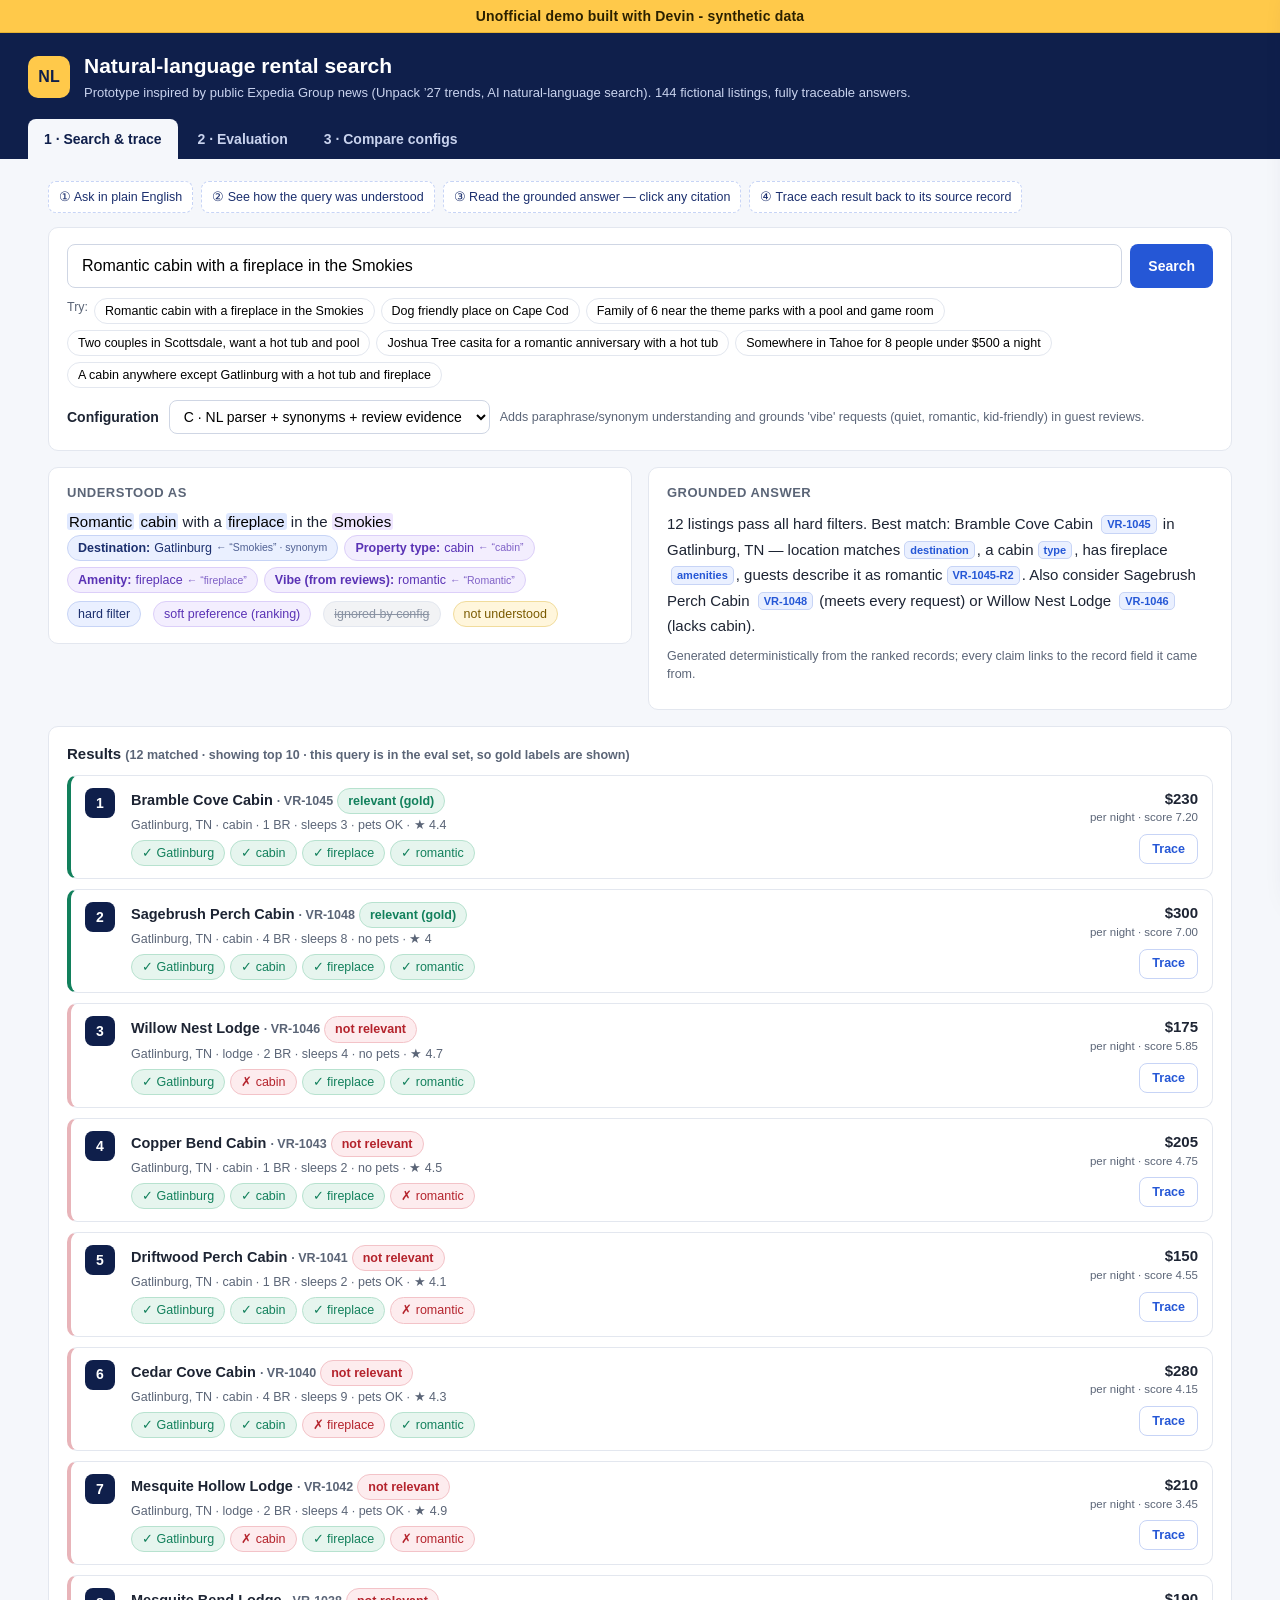
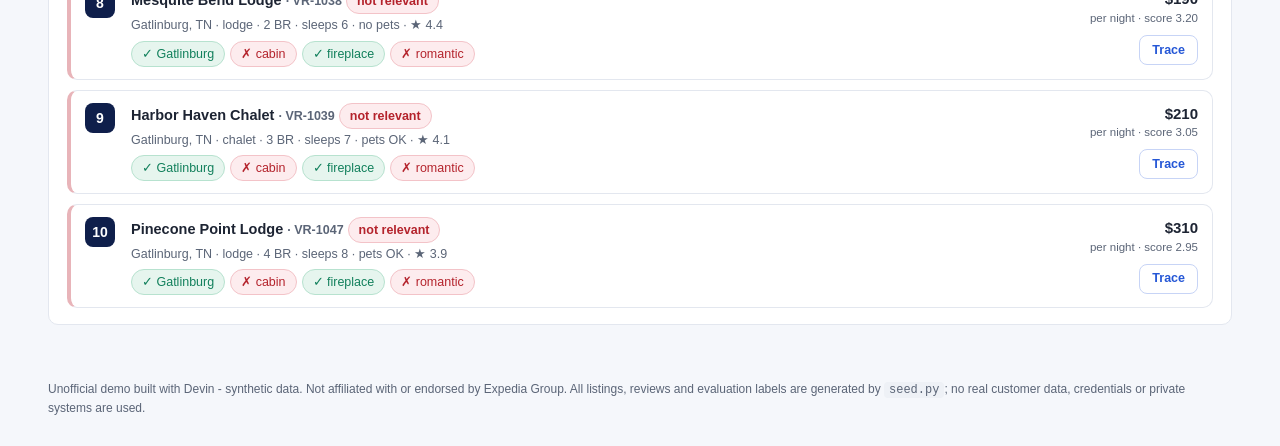
<file: index.html>
<!doctype html>
<html lang="en">
<head>
  <meta charset="utf-8" />
  <meta name="viewport" content="width=device-width, initial-scale=1" />
  <title>NL Rental Search prototype · Unofficial demo built with Devin - synthetic data</title>
  <meta name="robots" content="noindex" />
  <link rel="icon" href="data:image/svg+xml,%3Csvg xmlns=%22http://www.w3.org/2000/svg%22 viewBox=%220 0 32 32%22%3E%3Crect width=%2232%22 height=%2232%22 rx=%227%22 fill=%22%23ffc94a%22/%3E%3C/svg%3E" />
  <link rel="stylesheet" href="styles.css" />
</head>
<body>
  <div class="demo-banner" role="note">Unofficial demo built with Devin - synthetic data</div>
  <header class="app-header">
    <div class="brand">
      <div class="logo" aria-hidden="true">NL</div>
      <div>
        <h1>Natural-language rental search</h1>
        <p class="sub">Prototype inspired by public Expedia Group news (Unpack&nbsp;&rsquo;27 trends, AI natural-language search). 144 fictional listings, fully traceable answers.</p>
      </div>
    </div>
    <nav class="tabs" role="tablist">
      <a href="#search" data-tab="search" role="tab">1 · Search &amp; trace</a>
      <a href="#eval" data-tab="eval" role="tab">2 · Evaluation</a>
      <a href="#compare" data-tab="compare" role="tab">3 · Compare configs</a>
    </nav>
  </header>
  <main id="view" aria-live="polite"><p class="loading">Loading seeded data…</p></main>
  <aside id="drawer" class="drawer" aria-hidden="true"></aside>
  <div id="scrim" class="scrim"></div>
  <footer class="app-footer">
    Unofficial demo built with Devin - synthetic data. Not affiliated with or endorsed by Expedia Group. All listings, reviews and
    evaluation labels are generated by <code>seed.py</code>; no real customer data, credentials or private systems are used.
  </footer>
  <script src="engine.js"></script>
  <script src="app.js"></script>
</body>
</html>
</file>
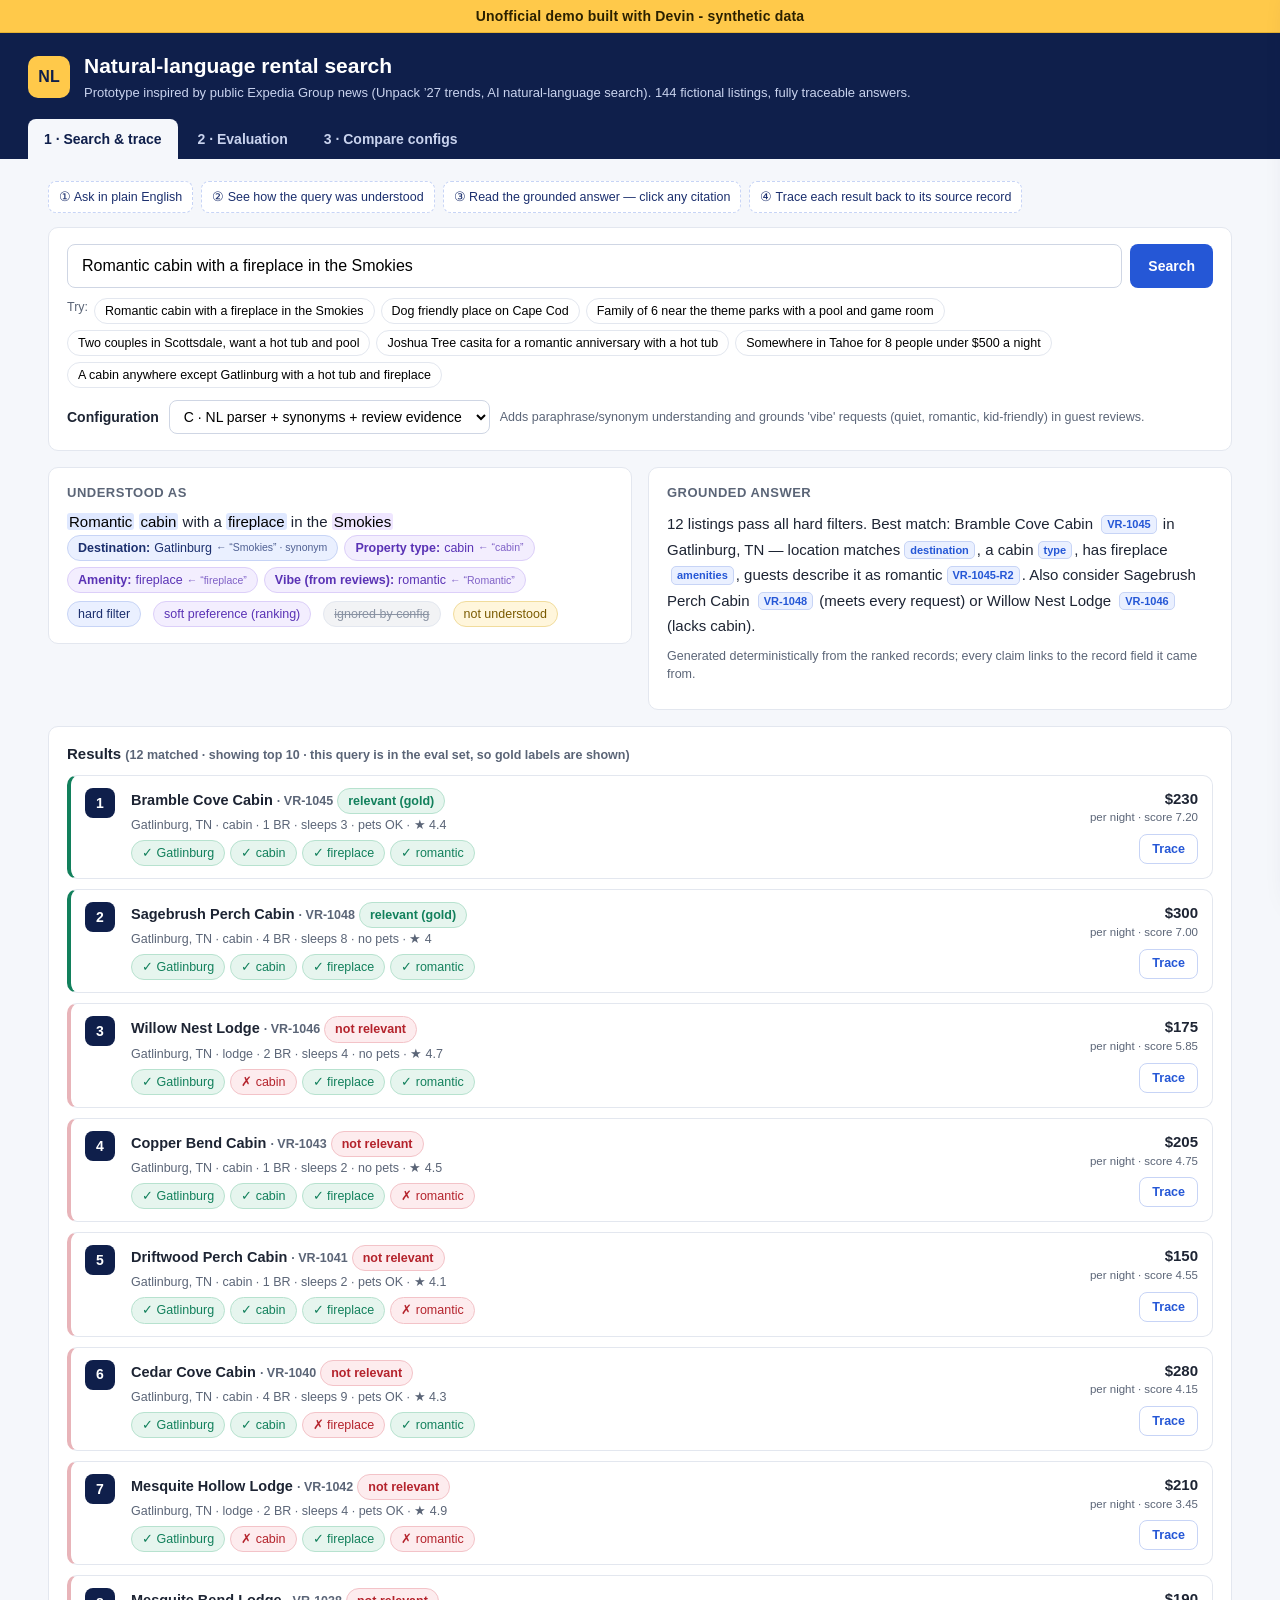
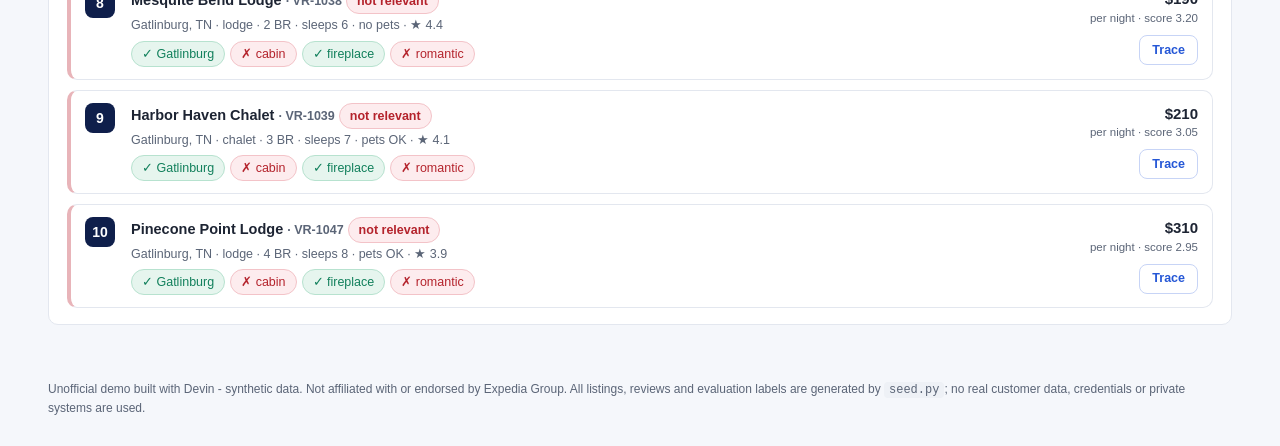
<file: standalone.html>
<!doctype html>
<html lang="en">
<head>
  <meta charset="utf-8" />
  <meta name="viewport" content="width=device-width, initial-scale=1" />
  <title>NL Rental Search prototype · Unofficial demo built with Devin - synthetic data</title>
  <meta name="robots" content="noindex" />
  <link rel="icon" href="data:image/svg+xml,%3Csvg xmlns=%22http://www.w3.org/2000/svg%22 viewBox=%220 0 32 32%22%3E%3Crect width=%2232%22 height=%2232%22 rx=%227%22 fill=%22%23ffc94a%22/%3E%3C/svg%3E" />
  <style>:root {
  --navy: #0f1f4b; --navy-2: #1b2f6e; --ink: #1d2433; --muted: #5b6577; --line: #e3e7ef; --bg: #f5f7fb;
  --accent: #ffc94a; --ok: #12805c; --ok-bg: #e6f5ee; --bad: #b4232c; --bad-bg: #fdecee; --warn-bg: #fff6dc;
  --blue: #2557d6; --blue-bg: #eaf0ff; --radius: 10px;
  font-family: Inter, -apple-system, BlinkMacSystemFont, "Segoe UI", Roboto, sans-serif;
}
* { box-sizing: border-box; }
body { margin: 0; background: var(--bg); color: var(--ink); font-size: 14px; line-height: 1.45; }
code { background: #eef1f6; padding: 1px 5px; border-radius: 4px; font-size: 12px; }
.demo-banner { position: sticky; top: 0; z-index: 50; background: var(--accent); color: #2b2100; text-align: center;
  font-weight: 700; padding: 6px 12px; letter-spacing: .2px; border-bottom: 1px solid #e6b232; }
.app-header { background: var(--navy); color: #fff; padding: 18px 28px 0; }
.brand { display: flex; gap: 14px; align-items: center; }
.logo { width: 42px; height: 42px; border-radius: 10px; background: var(--accent); color: var(--navy); font-weight: 800;
  display: grid; place-items: center; font-size: 16px; }
h1 { margin: 0; font-size: 21px; }
.sub { margin: 2px 0 0; color: #c9d3ee; font-size: 13px; }
.tabs { display: flex; gap: 4px; margin-top: 16px; }
.tabs a { color: #c9d3ee; text-decoration: none; padding: 10px 16px; border-radius: 8px 8px 0 0; font-weight: 600; }
.tabs a:hover { color: #fff; background: var(--navy-2); }
.tabs a.active { background: var(--bg); color: var(--navy); }
main { max-width: 1240px; margin: 0 auto; padding: 22px 28px 40px; }
.app-footer { max-width: 1240px; margin: 0 auto; padding: 0 28px 30px; color: var(--muted); font-size: 12px; }
.card { background: #fff; border: 1px solid var(--line); border-radius: var(--radius); padding: 16px 18px; margin-bottom: 16px; }
.card h2 { font-size: 15px; margin: 0 0 10px; }
.card h3 { font-size: 13px; margin: 0 0 8px; color: var(--muted); text-transform: uppercase; letter-spacing: .5px; }
.hint { color: var(--muted); font-size: 12.5px; margin: 0 0 10px; }
.searchbar { display: flex; gap: 8px; }
.searchbar input { flex: 1; font-size: 16px; padding: 12px 14px; border: 1px solid #cfd6e4; border-radius: 8px; }
.searchbar input:focus { outline: 2px solid var(--blue); border-color: transparent; }
button, select { font: inherit; }
.btn { background: var(--blue); color: #fff; border: 0; border-radius: 8px; padding: 0 18px; font-weight: 600; cursor: pointer; min-height: 40px; }
.btn:hover { background: #1c46b3; }
.btn.secondary { background: #fff; color: var(--blue); border: 1px solid #c7d4f6; }
.examples { display: flex; flex-wrap: wrap; gap: 6px; margin-top: 10px; }
.chip { display: inline-flex; align-items: center; gap: 4px; border-radius: 999px; padding: 3px 10px; font-size: 12.5px;
  border: 1px solid var(--line); background: #fff; white-space: nowrap; }
button.chip { cursor: pointer; }
button.chip:hover { border-color: var(--blue); color: var(--blue); }
.chip.ok { background: var(--ok-bg); border-color: #b7e2cf; color: var(--ok); }
.chip.bad { background: var(--bad-bg); border-color: #f3c3c8; color: var(--bad); }
.chip.hard { background: var(--blue-bg); border-color: #c7d4f6; color: var(--navy-2); }
.chip.soft { background: #f3eefe; border-color: #dccff9; color: #5a33b5; }
.chip.ignored { background: #f2f3f5; color: #8a93a3; text-decoration: line-through; }
.chip .via { font-size: 10.5px; opacity: .75; }
.chip.unrec { background: var(--warn-bg); border-color: #f1dc9c; color: #7a5a00; }
.row { display: flex; gap: 16px; align-items: flex-start; }
.row > * { flex: 1; min-width: 0; }
.config-select { display: flex; align-items: center; gap: 10px; flex-wrap: wrap; }
.config-select select { padding: 7px 10px; border-radius: 8px; border: 1px solid #cfd6e4; background: #fff; }
.toggles { display: flex; gap: 14px; flex-wrap: wrap; font-size: 12.5px; color: var(--muted); }
.toggles label { display: inline-flex; gap: 5px; align-items: center; cursor: pointer; }
.understood { display: flex; flex-wrap: wrap; gap: 6px; align-items: center; }
.qhl { font-size: 15px; margin: 8px 0 2px; }
.qhl mark { background: #dfe8ff; border-radius: 3px; padding: 0 2px; }
.qhl mark.syn { background: #efe6ff; }
.answer { font-size: 15px; line-height: 1.7; }
.cite { display: inline-block; font-size: 11px; font-weight: 700; color: var(--blue); background: var(--blue-bg); border: 1px solid #c7d4f6;
  border-radius: 5px; padding: 0 5px; margin: 0 2px 0 4px; cursor: pointer; vertical-align: 1px; line-height: 1.5; }
.cite:hover { background: var(--blue); color: #fff; }
.results { display: grid; gap: 10px; }
.result { border: 1px solid var(--line); border-radius: var(--radius); padding: 12px 14px; background: #fff; display: grid;
  grid-template-columns: 34px 1fr auto; gap: 12px; align-items: start; }
.result.gold { border-left: 4px solid var(--ok); }
.result.notgold { border-left: 4px solid #e8b4b9; }
.rank { width: 30px; height: 30px; border-radius: 8px; background: var(--navy); color: #fff; font-weight: 700; display: grid; place-items: center; }
.result h4 { margin: 0; font-size: 14.5px; }
.meta { color: var(--muted); font-size: 12.5px; margin: 2px 0 6px; }
.checks { display: flex; flex-wrap: wrap; gap: 5px; }
.price { text-align: right; font-weight: 700; font-size: 15px; }
.price small { display: block; color: var(--muted); font-weight: 400; font-size: 11.5px; }
.price .btn { margin-top: 8px; min-height: 30px; padding: 0 12px; font-size: 12.5px; }
.empty { color: var(--muted); padding: 20px; text-align: center; }
.kpis { display: grid; grid-template-columns: repeat(5, 1fr); gap: 10px; }
.kpi { background: #fff; border: 1px solid var(--line); border-radius: var(--radius); padding: 12px 14px; }
.kpi .v { font-size: 24px; font-weight: 800; color: var(--navy); }
.kpi .l { color: var(--muted); font-size: 12px; }
table { width: 100%; border-collapse: collapse; font-size: 13px; }
th, td { text-align: left; padding: 8px 8px; border-bottom: 1px solid var(--line); vertical-align: top; }
th { color: var(--muted); font-weight: 600; font-size: 12px; text-transform: uppercase; letter-spacing: .4px; }
tr.expandable { cursor: pointer; }
tr.expandable:hover td { background: #f8faff; }
tr.detail td { background: #fafbfe; }
.pass { color: var(--ok); font-weight: 700; }
.fail { color: var(--bad); font-weight: 700; }
.bar { height: 8px; border-radius: 4px; background: #e8ecf4; overflow: hidden; min-width: 80px; }
.bar > i { display: block; height: 100%; background: var(--blue); }
.bar.b > i { background: #7c4ddb; }
.cmp-metrics td.num { font-variant-numeric: tabular-nums; font-weight: 700; }
.delta.up { color: var(--ok); } .delta.down { color: var(--bad); }
.legend { display: flex; gap: 12px; flex-wrap: wrap; font-size: 12px; color: var(--muted); margin-top: 8px; }
.drawer { position: fixed; top: 0; right: 0; height: 100%; width: min(560px, 96vw); background: #fff; z-index: 60; transform: translateX(105%);
  transition: transform .2s ease; box-shadow: -10px 0 30px rgba(15, 31, 75, .18); overflow-y: auto; }
.drawer.open { transform: none; }
.drawer .dhead { position: sticky; top: 0; background: var(--navy); color: #fff; padding: 14px 18px; z-index: 2; }
.drawer .dhead .demo-tag { background: var(--accent); color: #2b2100; font-weight: 700; font-size: 11.5px; padding: 3px 8px; border-radius: 4px; display: inline-block; margin-bottom: 8px; }
.drawer .dhead h3 { margin: 0; font-size: 16px; }
.drawer .dhead button { float: right; background: transparent; color: #fff; border: 1px solid #5b6aa0; border-radius: 6px; cursor: pointer; padding: 2px 9px; }
.drawer .dbody { padding: 14px 18px 30px; }
.drawer table td:first-child { color: var(--muted); font-family: ui-monospace, Menlo, monospace; font-size: 12px; width: 150px; }
.drawer tr.hl td { background: #fff7d6; }
.drawer tr.focus td { background: #ffe9a3; }
.drawer tr.focus td:first-child { box-shadow: inset 3px 0 0 #d99b00; }
.evidence li { margin-bottom: 4px; }
.scrim { position: fixed; inset: 0; background: rgba(15, 31, 75, .25); z-index: 55; display: none; }
.scrim.open { display: block; }
.steps { display: flex; gap: 8px; flex-wrap: wrap; margin: 0 0 14px; }
.steps span { background: #fff; border: 1px dashed #c7d4f6; border-radius: 8px; padding: 6px 10px; font-size: 12.5px; color: var(--navy-2); }
.loading { color: var(--muted); }
@media (max-width: 860px) { .row { flex-direction: column; } .kpis { grid-template-columns: repeat(2, 1fr); } .result { grid-template-columns: 30px 1fr; } .price { grid-column: 2; text-align: left; } }
</style>
</head>
<body>
  <div class="demo-banner" role="note">Unofficial demo built with Devin - synthetic data</div>
  <header class="app-header">
    <div class="brand">
      <div class="logo" aria-hidden="true">NL</div>
      <div>
        <h1>Natural-language rental search</h1>
        <p class="sub">Prototype inspired by public Expedia Group news (Unpack&nbsp;&rsquo;27 trends, AI natural-language search). 144 fictional listings, fully traceable answers.</p>
      </div>
    </div>
    <nav class="tabs" role="tablist">
      <a href="#search" data-tab="search" role="tab">1 · Search &amp; trace</a>
      <a href="#eval" data-tab="eval" role="tab">2 · Evaluation</a>
      <a href="#compare" data-tab="compare" role="tab">3 · Compare configs</a>
    </nav>
  </header>
  <main id="view" aria-live="polite"><p class="loading">Loading seeded data…</p></main>
  <aside id="drawer" class="drawer" aria-hidden="true"></aside>
  <div id="scrim" class="scrim"></div>
  <footer class="app-footer">
    Unofficial demo built with Devin - synthetic data. Not affiliated with or endorsed by Expedia Group. All listings, reviews and
    evaluation labels are generated by <code>seed.py</code>; no real customer data, credentials or private systems are used.
  </footer>
  <script>window.SEED_DATA = {"listings":{"seed":2027,"synthetic":true,"notice":"Unofficial demo built with Devin - synthetic data. All records are fictional.","listings":[{"id":"VR-1001","title":"Bluebird Bend Cottage","destination":"Lake Tahoe","state":"CA","scenes":["lake","mountain","ski"],"type":"cottage","bedrooms":2,"bathrooms":2,"sleeps":4,"nightly_price":355,"pet_friendly":false,"amenities":["fireplace","grill","hot tub","kitchen","sauna","wifi"],"tags":["lakefront","mountain view"],"rating":4.9,"review_count":220,"description":"A 2-bedroom cottage in Lake Tahoe, CA that sleeps 4. Lakefront lot with its own stretch of shoreline. Big windows frame the mountain views. Thoughtfully furnished with local art. Amenities: fireplace, grill, hot tub, sauna, plus wifi and a full kitchen. Sorry, no pets.","reviews":[{"id":"VR-1001-R1","author":"Sofia O.","date":"2026-02-12","rating":4,"text":"Secluded and private; we barely saw another car all weekend."},{"id":"VR-1001-R2","author":"Jordan R.","date":"2026-07-10","rating":5,"text":"The hot tub was the highlight of the trip."},{"id":"VR-1001-R3","author":"Priya N.","date":"2026-02-03","rating":5,"text":"Our kids loved it - plenty of space for them to play."}]},{"id":"VR-1002","title":"Foxglove Cove Condo","destination":"Lake Tahoe","state":"CA","scenes":["lake","mountain","ski"],"type":"condo","bedrooms":5,"bathrooms":4,"sleeps":11,"nightly_price":575,"pet_friendly":false,"amenities":["dock","fireplace","hot tub","kitchen","sauna","washer","wifi"],"tags":["walkable"],"rating":4.4,"review_count":130,"description":"A 5-bedroom condo in Lake Tahoe, CA that sleeps 11. Walkable to shops and restaurants in town. Open-plan living area with plenty of natural light. Amenities: dock, fireplace, hot tub, sauna, washer, plus wifi and a full kitchen. Sorry, no pets.","reviews":[{"id":"VR-1002-R1","author":"Chloe M.","date":"2026-07-22","rating":3,"text":"Beds were comfortable and the kitchen had everything we needed."},{"id":"VR-1002-R2","author":"Ravi C.","date":"2026-04-16","rating":3,"text":"The hot tub was the highlight of the trip."},{"id":"VR-1002-R3","author":"Hannah P.","date":"2026-09-26","rating":4,"text":"Great for families with little ones; the host left board games."}]},{"id":"VR-1003","title":"Sandpiper Hideaway Cabin","destination":"Lake Tahoe","state":"CA","scenes":["lake","mountain","ski"],"type":"cabin","bedrooms":3,"bathrooms":2,"sleeps":6,"nightly_price":555,"pet_friendly":false,"amenities":["fireplace","grill","hot tub","kitchen","pool","washer","wifi"],"tags":["lakefront","mountain view"],"rating":4.8,"review_count":168,"description":"A 3-bedroom cabin in Lake Tahoe, CA that sleeps 6. Lakefront lot with its own stretch of shoreline. Big windows frame the mountain views. Open-plan living area with plenty of natural light. Amenities: fireplace, grill, hot tub, pool, washer, plus wifi and a full kitchen. Sorry, no pets.","reviews":[{"id":"VR-1003-R1","author":"Omar K.","date":"2026-03-12","rating":5,"text":"Check-in was easy and the host was responsive."},{"id":"VR-1003-R2","author":"Felix A.","date":"2026-07-01","rating":4,"text":"Evenings by the fireplace were the best part."},{"id":"VR-1003-R3","author":"Dmitri X.","date":"2026-05-12","rating":5,"text":"Spotless and exactly as pictured."}]},{"id":"VR-1004","title":"Heron Cove Cabin","destination":"Lake Tahoe","state":"CA","scenes":["lake","mountain","ski"],"type":"cabin","bedrooms":4,"bathrooms":4,"sleeps":9,"nightly_price":545,"pet_friendly":false,"amenities":["fireplace","grill","hot tub","kayaks","kitchen","wifi"],"tags":["lakefront","mountain view","walkable"],"rating":4.1,"review_count":105,"description":"A 4-bedroom cabin in Lake Tahoe, CA that sleeps 9. Lakefront lot with its own stretch of shoreline. Big windows frame the mountain views. Walkable to shops and restaurants in town. Open-plan living area with plenty of natural light. Amenities: fireplace, grill, hot tub, kayaks, plus wifi and a full kitchen. Sorry, no pets.","reviews":[{"id":"VR-1004-R1","author":"Kenji G.","date":"2026-02-26","rating":5,"text":"The children had a blast and never wanted to leave."},{"id":"VR-1004-R2","author":"Hannah J.","date":"2026-08-14","rating":5,"text":"Lively area - expect some street noise on weekends."},{"id":"VR-1004-R3","author":"Dmitri Q.","date":"2026-07-24","rating":5,"text":"The hot tub was the highlight of the trip."}]},{"id":"VR-1005","title":"Heron Point Condo","destination":"Lake Tahoe","state":"CA","scenes":["lake","mountain","ski"],"type":"condo","bedrooms":4,"bathrooms":3,"sleeps":9,"nightly_price":470,"pet_friendly":false,"amenities":["dock","ev charger","game room","grill","hot tub","kitchen","pool","washer","wifi"],"tags":[],"rating":4.8,"review_count":239,"description":"A 4-bedroom condo in Lake Tahoe, CA that sleeps 9. Comfortable, well-kept and easy to settle into. Amenities: dock, ev charger, game room, grill, hot tub, pool, washer, plus wifi and a full kitchen. Sorry, no pets.","reviews":[{"id":"VR-1005-R1","author":"Dmitri Y.","date":"2026-01-09","rating":5,"text":"The game room kept everyone entertained."},{"id":"VR-1005-R2","author":"Jordan K.","date":"2026-03-04","rating":5,"text":"Would happily book again."},{"id":"VR-1005-R3","author":"Felix O.","date":"2026-07-21","rating":5,"text":"Secluded and private; we barely saw another car all weekend."}]},{"id":"VR-1006","title":"Harbor Nest Lake House","destination":"Lake Tahoe","state":"CA","scenes":["lake","mountain","ski"],"type":"lake house","bedrooms":6,"bathrooms":3,"sleeps":12,"nightly_price":695,"pet_friendly":false,"amenities":["dock","fireplace","hot tub","kayaks","kitchen","washer","wifi","workspace"],"tags":["mountain view","walkable"],"rating":4.4,"review_count":104,"description":"A 6-bedroom lake house in Lake Tahoe, CA that sleeps 12. Big windows frame the mountain views. Walkable to shops and restaurants in town. Comfortable, well-kept and easy to settle into. Amenities: dock, fireplace, hot tub, kayaks, washer, workspace, plus wifi and a full kitchen. Sorry, no pets.","reviews":[{"id":"VR-1006-R1","author":"Chloe Y.","date":"2026-01-13","rating":4,"text":"Would happily book again."},{"id":"VR-1006-R2","author":"Ravi O.","date":"2026-09-14","rating":4,"text":"Lively area - expect some street noise on weekends."},{"id":"VR-1006-R3","author":"Mateo L.","date":"2026-05-26","rating":4,"text":"Evenings by the fireplace were the best part."}]},{"id":"VR-1007","title":"Starlight Retreat Cabin","destination":"Lake Tahoe","state":"CA","scenes":["lake","mountain","ski"],"type":"cabin","bedrooms":5,"bathrooms":5,"sleeps":10,"nightly_price":590,"pet_friendly":false,"amenities":["hot tub","washer","wifi","workspace"],"tags":["lakefront"],"rating":4.7,"review_count":231,"description":"A 5-bedroom cabin in Lake Tahoe, CA that sleeps 10. Lakefront lot with its own stretch of shoreline. Recently refreshed interiors throughout. Amenities: hot tub, washer, workspace, plus wifi and a full kitchen. Sorry, no pets.","reviews":[{"id":"VR-1007-R1","author":"Lucia V.","date":"2026-04-21","rating":4,"text":"The desk setup made working remotely easy."},{"id":"VR-1007-R2","author":"Hannah Y.","date":"2026-05-23","rating":5,"text":"Secluded and private; we barely saw another car all weekend."},{"id":"VR-1007-R3","author":"Omar I.","date":"2026-03-12","rating":5,"text":"Great for families with little ones; the host left board games."}]},{"id":"VR-1008","title":"Saltwind Perch Cottage","destination":"Lake Tahoe","state":"CA","scenes":["lake","mountain","ski"],"type":"cottage","bedrooms":2,"bathrooms":2,"sleeps":5,"nightly_price":325,"pet_friendly":true,"amenities":["fireplace","kitchen","washer","wifi","workspace"],"tags":["mountain view","ski-in/ski-out"],"rating":4.4,"review_count":188,"description":"A 2-bedroom cottage in Lake Tahoe, CA that sleeps 5. Big windows frame the mountain views. Ski-in/ski-out access to the nearest lift. Thoughtfully furnished with local art. Amenities: fireplace, washer, workspace, plus wifi and a full kitchen. Pets welcome (fee applies).","reviews":[{"id":"VR-1008-R1","author":"Mateo L.","date":"2026-03-23","rating":3,"text":"Would happily book again."},{"id":"VR-1008-R2","author":"Priya F.","date":"2026-07-05","rating":5,"text":"Plenty of parking and easy access."},{"id":"VR-1008-R3","author":"Ingrid G.","date":"2026-04-01","rating":4,"text":"Evenings by the fireplace were the best part."}]},{"id":"VR-1009","title":"Ember Ridge Lake House","destination":"Lake Tahoe","state":"CA","scenes":["lake","mountain","ski"],"type":"lake house","bedrooms":6,"bathrooms":3,"sleeps":12,"nightly_price":590,"pet_friendly":false,"amenities":["dock","fireplace","grill","kayaks","kitchen","washer","wifi"],"tags":["mountain view"],"rating":4.9,"review_count":117,"description":"A 6-bedroom lake house in Lake Tahoe, CA that sleeps 12. Big windows frame the mountain views. Recently refreshed interiors throughout. Amenities: dock, fireplace, grill, kayaks, washer, plus wifi and a full kitchen. Sorry, no pets.","reviews":[{"id":"VR-1009-R1","author":"Marcus I.","date":"2026-08-03","rating":5,"text":"Evenings by the fireplace were the best part."},{"id":"VR-1009-R2","author":"Amara E.","date":"2026-09-08","rating":5,"text":"Our kids loved it - plenty of space for them to play."},{"id":"VR-1009-R3","author":"Kenji G.","date":"2026-05-18","rating":5,"text":"Great location for exploring the area."}]},{"id":"VR-1010","title":"Tamarack Ridge Lodge","destination":"Lake Tahoe","state":"CA","scenes":["lake","mountain","ski"],"type":"lodge","bedrooms":3,"bathrooms":3,"sleeps":6,"nightly_price":450,"pet_friendly":false,"amenities":["dock","fireplace","grill","kitchen","wifi","workspace"],"tags":["lakefront","ski-in/ski-out"],"rating":4.9,"review_count":95,"description":"A 3-bedroom lodge in Lake Tahoe, CA that sleeps 6. Lakefront lot with its own stretch of shoreline. Ski-in/ski-out access to the nearest lift. Comfortable, well-kept and easy to settle into. Amenities: dock, fireplace, grill, workspace, plus wifi and a full kitchen. Sorry, no pets.","reviews":[{"id":"VR-1010-R1","author":"Theo C.","date":"2026-05-06","rating":5,"text":"The desk setup made working remotely easy."},{"id":"VR-1010-R2","author":"Kenji T.","date":"2026-07-08","rating":5,"text":"The children had a blast and never wanted to leave."},{"id":"VR-1010-R3","author":"Felix R.","date":"2026-05-07","rating":5,"text":"Beds were comfortable and the kitchen had everything we needed."}]},{"id":"VR-1011","title":"Willow Hollow Lake House","destination":"Lake Tahoe","state":"CA","scenes":["lake","mountain","ski"],"type":"lake house","bedrooms":6,"bathrooms":5,"sleeps":14,"nightly_price":775,"pet_friendly":true,"amenities":["fireplace","grill","hot tub","kitchen","sauna","washer","wifi"],"tags":["lakefront","ski-in/ski-out"],"rating":4.8,"review_count":213,"description":"A 6-bedroom lake house in Lake Tahoe, CA that sleeps 14. Lakefront lot with its own stretch of shoreline. Ski-in/ski-out access to the nearest lift. Thoughtfully furnished with local art. Amenities: fireplace, grill, hot tub, sauna, washer, plus wifi and a full kitchen. Pets welcome (fee applies).","reviews":[{"id":"VR-1011-R1","author":"Felix V.","date":"2026-07-12","rating":5,"text":"The hot tub was the highlight of the trip."},{"id":"VR-1011-R2","author":"Omar Z.","date":"2026-07-09","rating":5,"text":"So peaceful and quiet at night - we could hear the wind in the trees."},{"id":"VR-1011-R3","author":"Jordan S.","date":"2026-02-13","rating":4,"text":"Spotless and exactly as pictured."}]},{"id":"VR-1012","title":"Bramble Hideaway Cottage","destination":"Lake Tahoe","state":"CA","scenes":["lake","mountain","ski"],"type":"cottage","bedrooms":3,"bathrooms":3,"sleeps":8,"nightly_price":440,"pet_friendly":false,"amenities":["fireplace","grill","kitchen","wifi"],"tags":["lakefront","mountain view"],"rating":4.3,"review_count":9,"description":"A 3-bedroom cottage in Lake Tahoe, CA that sleeps 8. Lakefront lot with its own stretch of shoreline. Big windows frame the mountain views. Recently refreshed interiors throughout. Amenities: fireplace, grill, plus wifi and a full kitchen. Sorry, no pets.","reviews":[{"id":"VR-1012-R1","author":"Nadia Q.","date":"2026-03-08","rating":3,"text":"Great for families with little ones; the host left board games."},{"id":"VR-1012-R2","author":"Marcus U.","date":"2026-09-20","rating":5,"text":"Evenings by the fireplace were the best part."},{"id":"VR-1012-R3","author":"Chloe X.","date":"2026-01-27","rating":4,"text":"Would happily book again."}]},{"id":"VR-1013","title":"Larkspur Lookout Cottage","destination":"Outer Banks","state":"NC","scenes":["beach"],"type":"cottage","bedrooms":8,"bathrooms":8,"sleeps":16,"nightly_price":565,"pet_friendly":false,"amenities":["grill","kayaks","kitchen","workspace"],"tags":["walkable"],"rating":4.5,"review_count":231,"description":"A 8-bedroom cottage in Outer Banks, NC that sleeps 16. Walkable to shops and restaurants in town. Comfortable, well-kept and easy to settle into. Amenities: grill, kayaks, workspace, plus wifi and a full kitchen. Sorry, no pets.","reviews":[{"id":"VR-1013-R1","author":"Omar D.","date":"2026-04-24","rating":4,"text":"Great for families with little ones; the host left board games."},{"id":"VR-1013-R2","author":"Priya R.","date":"2026-07-26","rating":4,"text":"Would happily book again."},{"id":"VR-1013-R3","author":"Kenji S.","date":"2026-02-20","rating":5,"text":"The desk setup made working remotely easy."}]},{"id":"VR-1014","title":"Lantern Hearth Condo","destination":"Outer Banks","state":"NC","scenes":["beach"],"type":"condo","bedrooms":5,"bathrooms":5,"sleeps":10,"nightly_price":520,"pet_friendly":false,"amenities":["grill","hot tub","kitchen","pool","washer","wifi"],"tags":[],"rating":4.3,"review_count":102,"description":"A 5-bedroom condo in Outer Banks, NC that sleeps 10. Open-plan living area with plenty of natural light. Amenities: grill, hot tub, pool, washer, plus wifi and a full kitchen. Sorry, no pets.","reviews":[{"id":"VR-1014-R1","author":"Jordan S.","date":"2026-06-21","rating":5,"text":"Our kids loved it - plenty of space for them to play."},{"id":"VR-1014-R2","author":"Ingrid Y.","date":"2026-07-16","rating":3,"text":"Check-in was easy and the host was responsive."},{"id":"VR-1014-R3","author":"Sofia Q.","date":"2026-02-24","rating":5,"text":"The hot tub was the highlight of the trip."}]},{"id":"VR-1015","title":"Marigold Bend Beach House","destination":"Outer Banks","state":"NC","scenes":["beach"],"type":"beach house","bedrooms":5,"bathrooms":3,"sleeps":10,"nightly_price":550,"pet_friendly":true,"amenities":["fireplace","game room","hot tub","kayaks","kitchen","pool","washer","wifi"],"tags":["ocean view"],"rating":4.4,"review_count":83,"description":"A 5-bedroom beach house in Outer Banks, NC that sleeps 10. Wake up to ocean views from the main bedroom. Comfortable, well-kept and easy to settle into. Amenities: fireplace, game room, hot tub, kayaks, pool, washer, plus wifi and a full kitchen. Pets welcome (fee applies).","reviews":[{"id":"VR-1015-R1","author":"Theo N.","date":"2026-01-16","rating":4,"text":"So peaceful and quiet at night - we could hear the wind in the trees."},{"id":"VR-1015-R2","author":"Ellis Z.","date":"2026-08-11","rating":5,"text":"The hot tub was the highlight of the trip."},{"id":"VR-1015-R3","author":"Chloe S.","date":"2026-02-09","rating":5,"text":"Beds were comfortable and the kitchen had everything we needed."}]},{"id":"VR-1016","title":"Driftwood Lookout Beach House","destination":"Outer Banks","state":"NC","scenes":["beach"],"type":"beach house","bedrooms":5,"bathrooms":3,"sleeps":10,"nightly_price":470,"pet_friendly":false,"amenities":["kitchen","pool","wifi"],"tags":["beachfront","ocean view"],"rating":4.6,"review_count":165,"description":"A 5-bedroom beach house in Outer Banks, NC that sleeps 10. Beachfront - walk straight from the deck onto the sand. Wake up to ocean views from the main bedroom. Thoughtfully furnished with local art. Amenities: pool, plus wifi and a full kitchen. Sorry, no pets.","reviews":[{"id":"VR-1016-R1","author":"Amara Z.","date":"2026-05-20","rating":5,"text":"The children had a blast and never wanted to leave."},{"id":"VR-1016-R2","author":"Ingrid Z.","date":"2026-01-11","rating":5,"text":"Spotless and exactly as pictured."},{"id":"VR-1016-R3","author":"Amara P.","date":"2026-03-21","rating":5,"text":"We spent every afternoon in the pool."}]},{"id":"VR-1017","title":"Cedar Bend Beach House","destination":"Outer Banks","state":"NC","scenes":["beach"],"type":"beach house","bedrooms":1,"bathrooms":1,"sleeps":2,"nightly_price":255,"pet_friendly":false,"amenities":["grill","kitchen","pool","washer","workspace"],"tags":["ocean view"],"rating":4.2,"review_count":93,"description":"A 1-bedroom beach house in Outer Banks, NC that sleeps 2. Wake up to ocean views from the main bedroom. Recently refreshed interiors throughout. Amenities: grill, pool, washer, workspace, plus wifi and a full kitchen. Sorry, no pets.","reviews":[{"id":"VR-1017-R1","author":"Omar A.","date":"2026-06-01","rating":4,"text":"A few dated fixtures but overall a great stay."},{"id":"VR-1017-R2","author":"Jordan Y.","date":"2026-06-23","rating":3,"text":"The desk setup made working remotely easy."},{"id":"VR-1017-R3","author":"Dmitri N.","date":"2026-07-21","rating":4,"text":"Great for families with little ones; the host left board games."}]},{"id":"VR-1018","title":"Seaglass Nest Condo","destination":"Outer Banks","state":"NC","scenes":["beach"],"type":"condo","bedrooms":4,"bathrooms":3,"sleeps":8,"nightly_price":340,"pet_friendly":true,"amenities":["grill","kitchen","washer","wifi","workspace"],"tags":["ocean view","walkable"],"rating":4.7,"review_count":33,"description":"A 4-bedroom condo in Outer Banks, NC that sleeps 8. Wake up to ocean views from the main bedroom. Walkable to shops and restaurants in town. Comfortable, well-kept and easy to settle into. Amenities: grill, washer, workspace, plus wifi and a full kitchen. Pets welcome (fee applies).","reviews":[{"id":"VR-1018-R1","author":"Lucia D.","date":"2026-05-27","rating":5,"text":"The desk setup made working remotely easy."},{"id":"VR-1018-R2","author":"Amara L.","date":"2026-01-26","rating":5,"text":"Check-in was easy and the host was responsive."},{"id":"VR-1018-R3","author":"Amara F.","date":"2026-07-10","rating":5,"text":"The children had a blast and never wanted to leave."}]},{"id":"VR-1019","title":"Starlight Hollow Cottage","destination":"Outer Banks","state":"NC","scenes":["beach"],"type":"cottage","bedrooms":3,"bathrooms":2,"sleeps":6,"nightly_price":330,"pet_friendly":true,"amenities":["kitchen","pool","washer","wifi","workspace"],"tags":["ocean view"],"rating":3.9,"review_count":144,"description":"A 3-bedroom cottage in Outer Banks, NC that sleeps 6. Wake up to ocean views from the main bedroom. Open-plan living area with plenty of natural light. Amenities: pool, washer, workspace, plus wifi and a full kitchen. Pets welcome (fee applies).","reviews":[{"id":"VR-1019-R1","author":"Mateo H.","date":"2026-08-18","rating":5,"text":"The desk setup made working remotely easy."},{"id":"VR-1019-R2","author":"Felix S.","date":"2026-09-04","rating":5,"text":"Great location for exploring the area."},{"id":"VR-1019-R3","author":"Hannah D.","date":"2026-06-02","rating":4,"text":"A few dated fixtures but overall a great stay."}]},{"id":"VR-1020","title":"Sagebrush Hollow Cottage","destination":"Outer Banks","state":"NC","scenes":["beach"],"type":"cottage","bedrooms":1,"bathrooms":1,"sleeps":3,"nightly_price":270,"pet_friendly":false,"amenities":["grill","hot tub","kitchen","pool","washer","wifi"],"tags":[],"rating":4.6,"review_count":203,"description":"A 1-bedroom cottage in Outer Banks, NC that sleeps 3. Comfortable, well-kept and easy to settle into. Amenities: grill, hot tub, pool, washer, plus wifi and a full kitchen. Sorry, no pets.","reviews":[{"id":"VR-1020-R1","author":"Marcus G.","date":"2026-09-07","rating":5,"text":"The hot tub was the highlight of the trip."},{"id":"VR-1020-R2","author":"Chloe P.","date":"2026-07-01","rating":5,"text":"Plenty of parking and easy access."},{"id":"VR-1020-R3","author":"Felix M.","date":"2026-08-23","rating":5,"text":"Beds were comfortable and the kitchen had everything we needed."}]},{"id":"VR-1021","title":"Tamarack Hideaway Cottage","destination":"Outer Banks","state":"NC","scenes":["beach"],"type":"cottage","bedrooms":4,"bathrooms":4,"sleeps":9,"nightly_price":455,"pet_friendly":false,"amenities":["ev charger","game room","grill","hot tub","kitchen","pool","wifi"],"tags":["beachfront"],"rating":4.0,"review_count":198,"description":"A 4-bedroom cottage in Outer Banks, NC that sleeps 9. Beachfront - walk straight from the deck onto the sand. Recently refreshed interiors throughout. Amenities: ev charger, game room, grill, hot tub, pool, plus wifi and a full kitchen. Sorry, no pets.","reviews":[{"id":"VR-1021-R1","author":"Chloe E.","date":"2026-06-07","rating":5,"text":"Spotless and exactly as pictured."},{"id":"VR-1021-R2","author":"Hannah I.","date":"2026-05-18","rating":4,"text":"Would happily book again."},{"id":"VR-1021-R3","author":"Sofia L.","date":"2026-05-17","rating":4,"text":"The hot tub was the highlight of the trip."}]},{"id":"VR-1022","title":"Harbor Bend Cottage","destination":"Outer Banks","state":"NC","scenes":["beach"],"type":"cottage","bedrooms":5,"bathrooms":4,"sleeps":10,"nightly_price":450,"pet_friendly":false,"amenities":["fireplace","grill","kitchen","wifi"],"tags":["beachfront","ocean view"],"rating":4.6,"review_count":45,"description":"A 5-bedroom cottage in Outer Banks, NC that sleeps 10. Beachfront - walk straight from the deck onto the sand. Wake up to ocean views from the main bedroom. Open-plan living area with plenty of natural light. Amenities: fireplace, grill, plus wifi and a full kitchen. Sorry, no pets.","reviews":[{"id":"VR-1022-R1","author":"Hannah D.","date":"2026-02-24","rating":5,"text":"Would happily book again."},{"id":"VR-1022-R2","author":"Marcus U.","date":"2026-03-06","rating":5,"text":"Our kids loved it - plenty of space for them to play."},{"id":"VR-1022-R3","author":"Marcus T.","date":"2026-03-13","rating":5,"text":"Evenings by the fireplace were the best part."}]},{"id":"VR-1023","title":"Larkspur Nest Condo","destination":"Outer Banks","state":"NC","scenes":["beach"],"type":"condo","bedrooms":4,"bathrooms":4,"sleeps":8,"nightly_price":400,"pet_friendly":true,"amenities":["kitchen","pool","washer","wifi","workspace"],"tags":["ocean view"],"rating":4.8,"review_count":60,"description":"A 4-bedroom condo in Outer Banks, NC that sleeps 8. Wake up to ocean views from the main bedroom. Recently refreshed interiors throughout. Amenities: pool, washer, workspace, plus wifi and a full kitchen. Pets welcome (fee applies).","reviews":[{"id":"VR-1023-R1","author":"Lucia U.","date":"2026-09-24","rating":5,"text":"A tranquil, quiet escape from city life."},{"id":"VR-1023-R2","author":"Mateo F.","date":"2026-08-14","rating":5,"text":"We spent every afternoon in the pool."},{"id":"VR-1023-R3","author":"Grace B.","date":"2026-05-02","rating":4,"text":"Great for families with little ones; the host left board games."}]},{"id":"VR-1024","title":"Juniper Nest Cottage","destination":"Outer Banks","state":"NC","scenes":["beach"],"type":"cottage","bedrooms":2,"bathrooms":2,"sleeps":4,"nightly_price":245,"pet_friendly":true,"amenities":["fireplace","game room","grill","kitchen","pool","washer","wifi"],"tags":[],"rating":4.8,"review_count":87,"description":"A 2-bedroom cottage in Outer Banks, NC that sleeps 4. Recently refreshed interiors throughout. Amenities: fireplace, game room, grill, pool, washer, plus wifi and a full kitchen. Pets welcome (fee applies).","reviews":[{"id":"VR-1024-R1","author":"Hannah Z.","date":"2026-09-11","rating":5,"text":"We spent every afternoon in the pool."},{"id":"VR-1024-R2","author":"Marcus A.","date":"2026-05-12","rating":5,"text":"Our kids loved it - plenty of space for them to play."},{"id":"VR-1024-R3","author":"Ellis F.","date":"2026-04-10","rating":5,"text":"Beds were comfortable and the kitchen had everything we needed."}]},{"id":"VR-1025","title":"Sandpiper Nest Cottage","destination":"Gulf Shores","state":"AL","scenes":["beach"],"type":"cottage","bedrooms":3,"bathrooms":2,"sleeps":8,"nightly_price":235,"pet_friendly":false,"amenities":["game room","grill","kayaks","kitchen","pool","wifi"],"tags":["ocean view"],"rating":4.5,"review_count":86,"description":"A 3-bedroom cottage in Gulf Shores, AL that sleeps 8. Wake up to ocean views from the main bedroom. Recently refreshed interiors throughout. Amenities: game room, grill, kayaks, pool, plus wifi and a full kitchen. Sorry, no pets.","reviews":[{"id":"VR-1025-R1","author":"Ravi J.","date":"2026-02-21","rating":5,"text":"A tranquil, quiet escape from city life."},{"id":"VR-1025-R2","author":"Dmitri P.","date":"2026-03-01","rating":5,"text":"Our kids loved it - plenty of space for them to play."},{"id":"VR-1025-R3","author":"Felix A.","date":"2026-07-12","rating":5,"text":"We spent every afternoon in the pool."}]},{"id":"VR-1026","title":"Marigold Landing Cottage","destination":"Gulf Shores","state":"AL","scenes":["beach"],"type":"cottage","bedrooms":8,"bathrooms":7,"sleeps":16,"nightly_price":500,"pet_friendly":true,"amenities":["grill","hot tub","kitchen","pool","wifi","workspace"],"tags":[],"rating":4.2,"review_count":97,"description":"A 8-bedroom cottage in Gulf Shores, AL that sleeps 16. Recently refreshed interiors throughout. Amenities: grill, hot tub, pool, workspace, plus wifi and a full kitchen. Pets welcome (fee applies).","reviews":[{"id":"VR-1026-R1","author":"Grace A.","date":"2026-04-13","rating":3,"text":"Perfect for a romantic getaway - we celebrated our anniversary here."},{"id":"VR-1026-R2","author":"Ravi N.","date":"2026-08-05","rating":5,"text":"The hot tub was the highlight of the trip."},{"id":"VR-1026-R3","author":"Marcus H.","date":"2026-06-26","rating":3,"text":"Great for families with little ones; the host left board games."}]},{"id":"VR-1027","title":"Sagebrush Hearth Beach House","destination":"Gulf Shores","state":"AL","scenes":["beach"],"type":"beach house","bedrooms":3,"bathrooms":3,"sleeps":6,"nightly_price":255,"pet_friendly":false,"amenities":["ev charger","fireplace","grill","kitchen","washer","wifi"],"tags":["beachfront"],"rating":4.5,"review_count":51,"description":"A 3-bedroom beach house in Gulf Shores, AL that sleeps 6. Beachfront - walk straight from the deck onto the sand. Recently refreshed interiors throughout. Amenities: ev charger, fireplace, grill, washer, plus wifi and a full kitchen. Sorry, no pets.","reviews":[{"id":"VR-1027-R1","author":"Nadia K.","date":"2026-05-28","rating":4,"text":"Check-in was easy and the host was responsive."},{"id":"VR-1027-R2","author":"Hannah U.","date":"2026-03-20","rating":5,"text":"Our kids loved it - plenty of space for them to play."},{"id":"VR-1027-R3","author":"Marcus L.","date":"2026-05-08","rating":5,"text":"Evenings by the fireplace were the best part."}]},{"id":"VR-1028","title":"Pinecone Landing Cottage","destination":"Gulf Shores","state":"AL","scenes":["beach"],"type":"cottage","bedrooms":2,"bathrooms":1,"sleeps":6,"nightly_price":225,"pet_friendly":true,"amenities":["fireplace","kitchen","pool","washer","wifi"],"tags":[],"rating":3.9,"review_count":62,"description":"A 2-bedroom cottage in Gulf Shores, AL that sleeps 6. Open-plan living area with plenty of natural light. Amenities: fireplace, pool, washer, plus wifi and a full kitchen. Pets welcome (fee applies).","reviews":[{"id":"VR-1028-R1","author":"Theo B.","date":"2026-04-22","rating":3,"text":"We spent every afternoon in the pool."},{"id":"VR-1028-R2","author":"Marcus H.","date":"2026-03-08","rating":4,"text":"Perfect for a romantic getaway - we celebrated our anniversary here."},{"id":"VR-1028-R3","author":"Marcus J.","date":"2026-08-07","rating":4,"text":"The children had a blast and never wanted to leave."}]},{"id":"VR-1029","title":"Tamarack Landing Cottage","destination":"Gulf Shores","state":"AL","scenes":["beach"],"type":"cottage","bedrooms":2,"bathrooms":1,"sleeps":5,"nightly_price":155,"pet_friendly":false,"amenities":["kitchen","washer","wifi"],"tags":["ocean view"],"rating":4.0,"review_count":48,"description":"A 2-bedroom cottage in Gulf Shores, AL that sleeps 5. Wake up to ocean views from the main bedroom. Thoughtfully furnished with local art. Amenities: washer, plus wifi and a full kitchen. Sorry, no pets.","reviews":[{"id":"VR-1029-R1","author":"Dmitri G.","date":"2026-07-27","rating":4,"text":"Secluded and private; we barely saw another car all weekend."},{"id":"VR-1029-R2","author":"Grace H.","date":"2026-08-18","rating":4,"text":"The photos don't do the view justice."},{"id":"VR-1029-R3","author":"Hannah T.","date":"2026-05-20","rating":5,"text":"Great for families with little ones; the host left board games."}]},{"id":"VR-1030","title":"Mesquite Cove Condo","destination":"Gulf Shores","state":"AL","scenes":["beach"],"type":"condo","bedrooms":4,"bathrooms":3,"sleeps":9,"nightly_price":300,"pet_friendly":true,"amenities":["fireplace","grill","hot tub","kitchen","washer","wifi"],"tags":["ocean view"],"rating":4.4,"review_count":64,"description":"A 4-bedroom condo in Gulf Shores, AL that sleeps 9. Wake up to ocean views from the main bedroom. Recently refreshed interiors throughout. Amenities: fireplace, grill, hot tub, washer, plus wifi and a full kitchen. Pets welcome (fee applies).","reviews":[{"id":"VR-1030-R1","author":"Theo L.","date":"2026-01-26","rating":4,"text":"The hot tub was the highlight of the trip."},{"id":"VR-1030-R2","author":"Theo N.","date":"2026-04-02","rating":4,"text":"Check-in was easy and the host was responsive."},{"id":"VR-1030-R3","author":"Hannah A.","date":"2026-05-17","rating":4,"text":"Beds were comfortable and the kitchen had everything we needed."}]},{"id":"VR-1031","title":"Lantern Point Cottage","destination":"Gulf Shores","state":"AL","scenes":["beach"],"type":"cottage","bedrooms":3,"bathrooms":2,"sleeps":6,"nightly_price":190,"pet_friendly":true,"amenities":["game room","kayaks","kitchen","washer","wifi","workspace"],"tags":["walkable"],"rating":4.4,"review_count":168,"description":"A 3-bedroom cottage in Gulf Shores, AL that sleeps 6. Walkable to shops and restaurants in town. Open-plan living area with plenty of natural light. Amenities: game room, kayaks, washer, workspace, plus wifi and a full kitchen. Pets welcome (fee applies).","reviews":[{"id":"VR-1031-R1","author":"Ingrid D.","date":"2026-07-20","rating":4,"text":"Lively area - expect some street noise on weekends."},{"id":"VR-1031-R2","author":"Omar C.","date":"2026-07-04","rating":4,"text":"The desk setup made working remotely easy."},{"id":"VR-1031-R3","author":"Lucia O.","date":"2026-07-03","rating":5,"text":"Our kids loved it - plenty of space for them to play."}]},{"id":"VR-1032","title":"Larkspur Hearth Cottage","destination":"Gulf Shores","state":"AL","scenes":["beach"],"type":"cottage","bedrooms":5,"bathrooms":4,"sleeps":11,"nightly_price":315,"pet_friendly":true,"amenities":["fireplace","kayaks","kitchen","pool","sauna","washer","wifi","workspace"],"tags":["ocean view"],"rating":5.0,"review_count":7,"description":"A 5-bedroom cottage in Gulf Shores, AL that sleeps 11. Wake up to ocean views from the main bedroom. Open-plan living area with plenty of natural light. Amenities: fireplace, kayaks, pool, sauna, washer, workspace, plus wifi and a full kitchen. Pets welcome (fee applies).","reviews":[{"id":"VR-1032-R1","author":"Lucia O.","date":"2026-04-27","rating":5,"text":"Plenty of parking and easy access."},{"id":"VR-1032-R2","author":"Avery A.","date":"2026-09-02","rating":5,"text":"Would happily book again."},{"id":"VR-1032-R3","author":"Sofia M.","date":"2026-03-09","rating":5,"text":"We spent every afternoon in the pool."}]},{"id":"VR-1033","title":"Juniper Landing Beach House","destination":"Gulf Shores","state":"AL","scenes":["beach"],"type":"beach house","bedrooms":5,"bathrooms":5,"sleeps":10,"nightly_price":380,"pet_friendly":false,"amenities":["ev charger","grill","kitchen","pool","washer","wifi"],"tags":["ocean view"],"rating":4.8,"review_count":225,"description":"A 5-bedroom beach house in Gulf Shores, AL that sleeps 10. Wake up to ocean views from the main bedroom. Recently refreshed interiors throughout. Amenities: ev charger, grill, pool, washer, plus wifi and a full kitchen. Sorry, no pets.","reviews":[{"id":"VR-1033-R1","author":"Ingrid X.","date":"2026-08-14","rating":4,"text":"The children had a blast and never wanted to leave."},{"id":"VR-1033-R2","author":"Sofia B.","date":"2026-06-26","rating":5,"text":"We spent every afternoon in the pool."},{"id":"VR-1033-R3","author":"Marcus Y.","date":"2026-01-25","rating":5,"text":"Check-in was easy and the host was responsive."}]},{"id":"VR-1034","title":"Sagebrush Hideaway Cottage","destination":"Gulf Shores","state":"AL","scenes":["beach"],"type":"cottage","bedrooms":5,"bathrooms":4,"sleeps":11,"nightly_price":315,"pet_friendly":true,"amenities":["ev charger","kitchen","washer","wifi"],"tags":[],"rating":4.3,"review_count":138,"description":"A 5-bedroom cottage in Gulf Shores, AL that sleeps 11. Thoughtfully furnished with local art. Amenities: ev charger, washer, plus wifi and a full kitchen. Pets welcome (fee applies).","reviews":[{"id":"VR-1034-R1","author":"Mateo B.","date":"2026-02-22","rating":3,"text":"Check-in was easy and the host was responsive."},{"id":"VR-1034-R2","author":"Ellis L.","date":"2026-07-16","rating":5,"text":"Great location for exploring the area."},{"id":"VR-1034-R3","author":"Mateo H.","date":"2026-01-05","rating":3,"text":"A tranquil, quiet escape from city life."}]},{"id":"VR-1035","title":"Bluebird Hideaway Cottage","destination":"Gulf Shores","state":"AL","scenes":["beach"],"type":"cottage","bedrooms":3,"bathrooms":2,"sleeps":6,"nightly_price":365,"pet_friendly":false,"amenities":["game room","kitchen","pool","washer"],"tags":["beachfront"],"rating":4.3,"review_count":80,"description":"A 3-bedroom cottage in Gulf Shores, AL that sleeps 6. Beachfront - walk straight from the deck onto the sand. Recently refreshed interiors throughout. Amenities: game room, pool, washer, plus wifi and a full kitchen. Sorry, no pets.","reviews":[{"id":"VR-1035-R1","author":"Nadia H.","date":"2026-07-02","rating":4,"text":"Would happily book again."},{"id":"VR-1035-R2","author":"Ravi W.","date":"2026-06-03","rating":4,"text":"The children had a blast and never wanted to leave."},{"id":"VR-1035-R3","author":"Kenji R.","date":"2026-04-04","rating":4,"text":"We spent every afternoon in the pool."}]},{"id":"VR-1036","title":"Saltwind Point Cottage","destination":"Gulf Shores","state":"AL","scenes":["beach"],"type":"cottage","bedrooms":3,"bathrooms":3,"sleeps":6,"nightly_price":235,"pet_friendly":false,"amenities":["kitchen","washer","wifi","workspace"],"tags":["beachfront","ocean view","walkable"],"rating":4.7,"review_count":226,"description":"A 3-bedroom cottage in Gulf Shores, AL that sleeps 6. Beachfront - walk straight from the deck onto the sand. Wake up to ocean views from the main bedroom. Walkable to shops and restaurants in town. Recently refreshed interiors throughout. Amenities: washer, workspace, plus wifi and a full kitchen. Sorry, no pets.","reviews":[{"id":"VR-1036-R1","author":"Theo M.","date":"2026-06-20","rating":5,"text":"Great location for exploring the area."},{"id":"VR-1036-R2","author":"Dmitri G.","date":"2026-02-17","rating":4,"text":"The desk setup made working remotely easy."},{"id":"VR-1036-R3","author":"Theo F.","date":"2026-01-20","rating":5,"text":"Spotless and exactly as pictured."}]},{"id":"VR-1037","title":"Larkspur Grove Chalet","destination":"Gatlinburg","state":"TN","scenes":["mountain"],"type":"chalet","bedrooms":4,"bathrooms":4,"sleeps":10,"nightly_price":285,"pet_friendly":false,"amenities":["grill","hot tub","kitchen","washer","wifi"],"tags":[],"rating":4.6,"review_count":205,"description":"A 4-bedroom chalet in Gatlinburg, TN that sleeps 10. Recently refreshed interiors throughout. Amenities: grill, hot tub, washer, plus wifi and a full kitchen. Sorry, no pets.","reviews":[{"id":"VR-1037-R1","author":"Hannah C.","date":"2026-01-14","rating":5,"text":"The hot tub was the highlight of the trip."},{"id":"VR-1037-R2","author":"Theo V.","date":"2026-09-02","rating":5,"text":"Would happily book again."},{"id":"VR-1037-R3","author":"Ingrid S.","date":"2026-09-02","rating":4,"text":"Check-in was easy and the host was responsive."}]},{"id":"VR-1038","title":"Mesquite Bend Lodge","destination":"Gatlinburg","state":"TN","scenes":["mountain"],"type":"lodge","bedrooms":2,"bathrooms":2,"sleeps":6,"nightly_price":190,"pet_friendly":false,"amenities":["fireplace","hot tub","kitchen","wifi"],"tags":["mountain view"],"rating":4.4,"review_count":124,"description":"A 2-bedroom lodge in Gatlinburg, TN that sleeps 6. Big windows frame the mountain views. Recently refreshed interiors throughout. Amenities: fireplace, hot tub, plus wifi and a full kitchen. Sorry, no pets.","reviews":[{"id":"VR-1038-R1","author":"Marcus M.","date":"2026-03-04","rating":3,"text":"So peaceful and quiet at night - we could hear the wind in the trees."},{"id":"VR-1038-R2","author":"Mateo A.","date":"2026-02-03","rating":5,"text":"Great for families with little ones; the host left board games."},{"id":"VR-1038-R3","author":"Ingrid N.","date":"2026-04-19","rating":4,"text":"The hot tub was the highlight of the trip."}]},{"id":"VR-1039","title":"Harbor Haven Chalet","destination":"Gatlinburg","state":"TN","scenes":["mountain"],"type":"chalet","bedrooms":3,"bathrooms":2,"sleeps":7,"nightly_price":210,"pet_friendly":true,"amenities":["fireplace","grill","kitchen","washer","wifi"],"tags":[],"rating":4.1,"review_count":79,"description":"A 3-bedroom chalet in Gatlinburg, TN that sleeps 7. Comfortable, well-kept and easy to settle into. Amenities: fireplace, grill, washer, plus wifi and a full kitchen. Pets welcome (fee applies).","reviews":[{"id":"VR-1039-R1","author":"Kenji K.","date":"2026-01-06","rating":4,"text":"Evenings by the fireplace were the best part."},{"id":"VR-1039-R2","author":"Grace V.","date":"2026-04-12","rating":4,"text":"The photos don't do the view justice."},{"id":"VR-1039-R3","author":"Amara Z.","date":"2026-08-05","rating":4,"text":"Great location for exploring the area."}]},{"id":"VR-1040","title":"Cedar Cove Cabin","destination":"Gatlinburg","state":"TN","scenes":["mountain"],"type":"cabin","bedrooms":4,"bathrooms":3,"sleeps":9,"nightly_price":280,"pet_friendly":true,"amenities":["game room","grill","kitchen","pool","sauna","washer","wifi","workspace"],"tags":["mountain view","walkable"],"rating":4.3,"review_count":38,"description":"A 4-bedroom cabin in Gatlinburg, TN that sleeps 9. Big windows frame the mountain views. Walkable to shops and restaurants in town. Comfortable, well-kept and easy to settle into. Amenities: game room, grill, pool, sauna, washer, workspace, plus wifi and a full kitchen. Pets welcome (fee applies).","reviews":[{"id":"VR-1040-R1","author":"Nadia M.","date":"2026-05-20","rating":5,"text":"The game room kept everyone entertained."},{"id":"VR-1040-R2","author":"Felix T.","date":"2026-05-10","rating":3,"text":"Lively area - expect some street noise on weekends."},{"id":"VR-1040-R3","author":"Sofia K.","date":"2026-07-08","rating":3,"text":"We spent our honeymoon here and it was magical."}]},{"id":"VR-1041","title":"Driftwood Perch Cabin","destination":"Gatlinburg","state":"TN","scenes":["mountain"],"type":"cabin","bedrooms":1,"bathrooms":1,"sleeps":2,"nightly_price":150,"pet_friendly":true,"amenities":["ev charger","fireplace","grill","hot tub","kitchen","washer","wifi"],"tags":[],"rating":4.1,"review_count":183,"description":"A 1-bedroom cabin in Gatlinburg, TN that sleeps 2. Thoughtfully furnished with local art. Amenities: ev charger, fireplace, grill, hot tub, washer, plus wifi and a full kitchen. Pets welcome (fee applies).","reviews":[{"id":"VR-1041-R1","author":"Kenji E.","date":"2026-08-03","rating":4,"text":"Great location for exploring the area."},{"id":"VR-1041-R2","author":"Jordan R.","date":"2026-08-03","rating":5,"text":"So peaceful and quiet at night - we could hear the wind in the trees."},{"id":"VR-1041-R3","author":"Lucia S.","date":"2026-07-09","rating":4,"text":"Evenings by the fireplace were the best part."}]},{"id":"VR-1042","title":"Mesquite Hollow Lodge","destination":"Gatlinburg","state":"TN","scenes":["mountain"],"type":"lodge","bedrooms":2,"bathrooms":1,"sleeps":4,"nightly_price":210,"pet_friendly":true,"amenities":["fireplace","grill","hot tub","kitchen","sauna","wifi","workspace"],"tags":[],"rating":4.9,"review_count":115,"description":"A 2-bedroom lodge in Gatlinburg, TN that sleeps 4. Open-plan living area with plenty of natural light. Amenities: fireplace, grill, hot tub, sauna, workspace, plus wifi and a full kitchen. Pets welcome (fee applies).","reviews":[{"id":"VR-1042-R1","author":"Priya R.","date":"2026-01-11","rating":5,"text":"Great for families with little ones; the host left board games."},{"id":"VR-1042-R2","author":"Ingrid E.","date":"2026-03-11","rating":5,"text":"The hot tub was the highlight of the trip."},{"id":"VR-1042-R3","author":"Theo I.","date":"2026-09-24","rating":5,"text":"A tranquil, quiet escape from city life."}]},{"id":"VR-1043","title":"Copper Bend Cabin","destination":"Gatlinburg","state":"TN","scenes":["mountain"],"type":"cabin","bedrooms":1,"bathrooms":1,"sleeps":2,"nightly_price":205,"pet_friendly":false,"amenities":["fireplace","grill","hot tub","kitchen","pool","washer","wifi"],"tags":["mountain view"],"rating":4.5,"review_count":187,"description":"A 1-bedroom cabin in Gatlinburg, TN that sleeps 2. Big windows frame the mountain views. Comfortable, well-kept and easy to settle into. Amenities: fireplace, grill, hot tub, pool, washer, plus wifi and a full kitchen. Sorry, no pets.","reviews":[{"id":"VR-1043-R1","author":"Marcus U.","date":"2026-05-24","rating":5,"text":"The hot tub was the highlight of the trip."},{"id":"VR-1043-R2","author":"Grace O.","date":"2026-06-17","rating":5,"text":"A few dated fixtures but overall a great stay."},{"id":"VR-1043-R3","author":"Lucia O.","date":"2026-01-04","rating":5,"text":"Plenty of parking and easy access."}]},{"id":"VR-1044","title":"Ember Hearth Cabin","destination":"Gatlinburg","state":"TN","scenes":["mountain"],"type":"cabin","bedrooms":3,"bathrooms":2,"sleeps":8,"nightly_price":240,"pet_friendly":false,"amenities":["ev charger","grill","kitchen","sauna","washer","wifi"],"tags":[],"rating":4.4,"review_count":27,"description":"A 3-bedroom cabin in Gatlinburg, TN that sleeps 8. Recently refreshed interiors throughout. Amenities: ev charger, grill, sauna, washer, plus wifi and a full kitchen. Sorry, no pets.","reviews":[{"id":"VR-1044-R1","author":"Dmitri Q.","date":"2026-06-08","rating":3,"text":"A few dated fixtures but overall a great stay."},{"id":"VR-1044-R2","author":"Kenji A.","date":"2026-02-01","rating":4,"text":"Spotless and exactly as pictured."},{"id":"VR-1044-R3","author":"Lucia M.","date":"2026-06-16","rating":5,"text":"The photos don't do the view justice."}]},{"id":"VR-1045","title":"Bramble Cove Cabin","destination":"Gatlinburg","state":"TN","scenes":["mountain"],"type":"cabin","bedrooms":1,"bathrooms":1,"sleeps":3,"nightly_price":230,"pet_friendly":true,"amenities":["fireplace","game room","grill","hot tub","kitchen","pool","wifi"],"tags":["mountain view"],"rating":4.4,"review_count":25,"description":"A 1-bedroom cabin in Gatlinburg, TN that sleeps 3. Big windows frame the mountain views. Comfortable, well-kept and easy to settle into. Amenities: fireplace, game room, grill, hot tub, pool, plus wifi and a full kitchen. Pets welcome (fee applies).","reviews":[{"id":"VR-1045-R1","author":"Avery R.","date":"2026-01-25","rating":4,"text":"Evenings by the fireplace were the best part."},{"id":"VR-1045-R2","author":"Omar H.","date":"2026-03-18","rating":4,"text":"Cozy and romantic; ideal for a couple's escape."},{"id":"VR-1045-R3","author":"Marcus Q.","date":"2026-02-16","rating":4,"text":"A tranquil, quiet escape from city life."}]},{"id":"VR-1046","title":"Willow Nest Lodge","destination":"Gatlinburg","state":"TN","scenes":["mountain"],"type":"lodge","bedrooms":2,"bathrooms":1,"sleeps":4,"nightly_price":175,"pet_friendly":false,"amenities":["fireplace","game room","kitchen","washer","wifi","workspace"],"tags":[],"rating":4.7,"review_count":135,"description":"A 2-bedroom lodge in Gatlinburg, TN that sleeps 4. Recently refreshed interiors throughout. Amenities: fireplace, game room, washer, workspace, plus wifi and a full kitchen. Sorry, no pets.","reviews":[{"id":"VR-1046-R1","author":"Grace N.","date":"2026-01-18","rating":5,"text":"The game room kept everyone entertained."},{"id":"VR-1046-R2","author":"Priya P.","date":"2026-09-27","rating":5,"text":"Perfect for a romantic getaway - we celebrated our anniversary here."},{"id":"VR-1046-R3","author":"Omar P.","date":"2026-05-12","rating":5,"text":"Great location for exploring the area."}]},{"id":"VR-1047","title":"Pinecone Point Lodge","destination":"Gatlinburg","state":"TN","scenes":["mountain"],"type":"lodge","bedrooms":4,"bathrooms":4,"sleeps":8,"nightly_price":310,"pet_friendly":true,"amenities":["fireplace","hot tub","kitchen","sauna","wifi"],"tags":["mountain view"],"rating":3.9,"review_count":176,"description":"A 4-bedroom lodge in Gatlinburg, TN that sleeps 8. Big windows frame the mountain views. Recently refreshed interiors throughout. Amenities: fireplace, hot tub, sauna, plus wifi and a full kitchen. Pets welcome (fee applies).","reviews":[{"id":"VR-1047-R1","author":"Marcus M.","date":"2026-07-16","rating":4,"text":"A tranquil, quiet escape from city life."},{"id":"VR-1047-R2","author":"Lucia Y.","date":"2026-09-17","rating":4,"text":"The children had a blast and never wanted to leave."},{"id":"VR-1047-R3","author":"Mateo L.","date":"2026-01-22","rating":4,"text":"The hot tub was the highlight of the trip."}]},{"id":"VR-1048","title":"Sagebrush Perch Cabin","destination":"Gatlinburg","state":"TN","scenes":["mountain"],"type":"cabin","bedrooms":4,"bathrooms":4,"sleeps":8,"nightly_price":300,"pet_friendly":false,"amenities":["fireplace","grill","hot tub","kitchen","sauna","wifi","workspace"],"tags":["mountain view"],"rating":4.0,"review_count":142,"description":"A 4-bedroom cabin in Gatlinburg, TN that sleeps 8. Big windows frame the mountain views. Recently refreshed interiors throughout. Amenities: fireplace, grill, hot tub, sauna, workspace, plus wifi and a full kitchen. Sorry, no pets.","reviews":[{"id":"VR-1048-R1","author":"Hannah K.","date":"2026-08-27","rating":4,"text":"Secluded and private; we barely saw another car all weekend."},{"id":"VR-1048-R2","author":"Lucia F.","date":"2026-05-21","rating":4,"text":"Our kids loved it - plenty of space for them to play."},{"id":"VR-1048-R3","author":"Chloe O.","date":"2026-09-25","rating":5,"text":"Cozy and romantic; ideal for a couple's escape."}]},{"id":"VR-1049","title":"Mesquite Landing Villa","destination":"Scottsdale","state":"AZ","scenes":["desert"],"type":"villa","bedrooms":2,"bathrooms":2,"sleeps":4,"nightly_price":200,"pet_friendly":false,"amenities":["grill","kitchen","washer","wifi"],"tags":["walkable"],"rating":4.6,"review_count":124,"description":"A 2-bedroom villa in Scottsdale, AZ that sleeps 4. Walkable to shops and restaurants in town. Comfortable, well-kept and easy to settle into. Amenities: grill, washer, plus wifi and a full kitchen. Sorry, no pets.","reviews":[{"id":"VR-1049-R1","author":"Jordan N.","date":"2026-06-06","rating":5,"text":"Spotless and exactly as pictured."},{"id":"VR-1049-R2","author":"Hannah A.","date":"2026-04-25","rating":4,"text":"The photos don't do the view justice."},{"id":"VR-1049-R3","author":"Marcus R.","date":"2026-03-09","rating":5,"text":"A tranquil, quiet escape from city life."}]},{"id":"VR-1050","title":"Juniper Haven Modern Home","destination":"Scottsdale","state":"AZ","scenes":["desert"],"type":"modern home","bedrooms":5,"bathrooms":4,"sleeps":10,"nightly_price":465,"pet_friendly":true,"amenities":["ev charger","game room","hot tub","kitchen","pool","washer","wifi","workspace"],"tags":[],"rating":4.1,"review_count":237,"description":"A 5-bedroom modern home in Scottsdale, AZ that sleeps 10. Comfortable, well-kept and easy to settle into. Amenities: ev charger, game room, hot tub, pool, washer, workspace, plus wifi and a full kitchen. Pets welcome (fee applies).","reviews":[{"id":"VR-1050-R1","author":"Felix C.","date":"2026-08-20","rating":4,"text":"Beds were comfortable and the kitchen had everything we needed."},{"id":"VR-1050-R2","author":"Sofia R.","date":"2026-09-17","rating":5,"text":"Would happily book again."},{"id":"VR-1050-R3","author":"Lucia P.","date":"2026-06-13","rating":4,"text":"The hot tub was the highlight of the trip."}]},{"id":"VR-1051","title":"Sagebrush Bend Casita","destination":"Scottsdale","state":"AZ","scenes":["desert"],"type":"casita","bedrooms":3,"bathrooms":3,"sleeps":8,"nightly_price":240,"pet_friendly":false,"amenities":["grill","washer","wifi"],"tags":[],"rating":4.9,"review_count":75,"description":"A 3-bedroom casita in Scottsdale, AZ that sleeps 8. Comfortable, well-kept and easy to settle into. Amenities: grill, washer, plus wifi and a full kitchen. Sorry, no pets.","reviews":[{"id":"VR-1051-R1","author":"Omar P.","date":"2026-07-02","rating":5,"text":"Would happily book again."},{"id":"VR-1051-R2","author":"Jordan E.","date":"2026-06-10","rating":4,"text":"The photos don't do the view justice."},{"id":"VR-1051-R3","author":"Omar F.","date":"2026-09-02","rating":5,"text":"A tranquil, quiet escape from city life."}]},{"id":"VR-1052","title":"Tamarack Bend Modern Home","destination":"Scottsdale","state":"AZ","scenes":["desert"],"type":"modern home","bedrooms":4,"bathrooms":3,"sleeps":8,"nightly_price":315,"pet_friendly":true,"amenities":["grill","hot tub","kitchen","wifi","workspace"],"tags":["walkable"],"rating":4.2,"review_count":90,"description":"A 4-bedroom modern home in Scottsdale, AZ that sleeps 8. Walkable to shops and restaurants in town. Comfortable, well-kept and easy to settle into. Amenities: grill, hot tub, workspace, plus wifi and a full kitchen. Pets welcome (fee applies).","reviews":[{"id":"VR-1052-R1","author":"Theo T.","date":"2026-09-15","rating":4,"text":"The hot tub was the highlight of the trip."},{"id":"VR-1052-R2","author":"Nadia O.","date":"2026-05-06","rating":4,"text":"Lively area - expect some street noise on weekends."},{"id":"VR-1052-R3","author":"Nadia M.","date":"2026-01-15","rating":3,"text":"The children had a blast and never wanted to leave."}]},{"id":"VR-1053","title":"Harbor Landing Villa","destination":"Scottsdale","state":"AZ","scenes":["desert"],"type":"villa","bedrooms":5,"bathrooms":5,"sleeps":10,"nightly_price":355,"pet_friendly":true,"amenities":["ev charger","grill","hot tub","kitchen","washer","wifi","workspace"],"tags":[],"rating":4.6,"review_count":221,"description":"A 5-bedroom villa in Scottsdale, AZ that sleeps 10. Open-plan living area with plenty of natural light. Amenities: ev charger, grill, hot tub, washer, workspace, plus wifi and a full kitchen. Pets welcome (fee applies).","reviews":[{"id":"VR-1053-R1","author":"Theo Z.","date":"2026-06-22","rating":5,"text":"The desk setup made working remotely easy."},{"id":"VR-1053-R2","author":"Nadia V.","date":"2026-09-08","rating":5,"text":"Secluded and private; we barely saw another car all weekend."},{"id":"VR-1053-R3","author":"Ellis S.","date":"2026-03-27","rating":4,"text":"Plenty of parking and easy access."}]},{"id":"VR-1054","title":"Lantern Perch Modern Home","destination":"Scottsdale","state":"AZ","scenes":["desert"],"type":"modern home","bedrooms":2,"bathrooms":2,"sleeps":4,"nightly_price":255,"pet_friendly":true,"amenities":["game room","grill","kitchen","pool","washer","wifi"],"tags":["walkable"],"rating":4.4,"review_count":136,"description":"A 2-bedroom modern home in Scottsdale, AZ that sleeps 4. Walkable to shops and restaurants in town. Open-plan living area with plenty of natural light. Amenities: game room, grill, pool, washer, plus wifi and a full kitchen. Pets welcome (fee applies).","reviews":[{"id":"VR-1054-R1","author":"Ravi J.","date":"2026-04-20","rating":3,"text":"Cozy and romantic; ideal for a couple's escape."},{"id":"VR-1054-R2","author":"Omar O.","date":"2026-06-28","rating":4,"text":"The game room kept everyone entertained."},{"id":"VR-1054-R3","author":"Priya Z.","date":"2026-02-04","rating":3,"text":"Great for families with little ones; the host left board games."}]},{"id":"VR-1055","title":"Tamarack Grove Modern Home","destination":"Scottsdale","state":"AZ","scenes":["desert"],"type":"modern home","bedrooms":4,"bathrooms":4,"sleeps":9,"nightly_price":415,"pet_friendly":false,"amenities":["game room","grill","kitchen","pool","washer","wifi"],"tags":[],"rating":4.6,"review_count":196,"description":"A 4-bedroom modern home in Scottsdale, AZ that sleeps 9. Thoughtfully furnished with local art. Amenities: game room, grill, pool, washer, plus wifi and a full kitchen. Sorry, no pets.","reviews":[{"id":"VR-1055-R1","author":"Dmitri Q.","date":"2026-03-16","rating":5,"text":"The photos don't do the view justice."},{"id":"VR-1055-R2","author":"Priya P.","date":"2026-04-04","rating":5,"text":"Our kids loved it - plenty of space for them to play."},{"id":"VR-1055-R3","author":"Omar Q.","date":"2026-07-27","rating":5,"text":"We spent every afternoon in the pool."}]},{"id":"VR-1056","title":"Granite Perch Modern Home","destination":"Scottsdale","state":"AZ","scenes":["desert"],"type":"modern home","bedrooms":3,"bathrooms":2,"sleeps":8,"nightly_price":405,"pet_friendly":false,"amenities":["game room","grill","hot tub","kitchen","pool","washer","wifi","workspace"],"tags":["mountain view"],"rating":4.8,"review_count":163,"description":"A 3-bedroom modern home in Scottsdale, AZ that sleeps 8. Big windows frame the mountain views. Thoughtfully furnished with local art. Amenities: game room, grill, hot tub, pool, washer, workspace, plus wifi and a full kitchen. Sorry, no pets.","reviews":[{"id":"VR-1056-R1","author":"Avery L.","date":"2026-01-16","rating":5,"text":"Our kids loved it - plenty of space for them to play."},{"id":"VR-1056-R2","author":"Chloe I.","date":"2026-01-04","rating":5,"text":"The desk setup made working remotely easy."},{"id":"VR-1056-R3","author":"Kenji J.","date":"2026-03-04","rating":5,"text":"Beds were comfortable and the kitchen had everything we needed."}]},{"id":"VR-1057","title":"Bluebird Retreat Casita","destination":"Scottsdale","state":"AZ","scenes":["desert"],"type":"casita","bedrooms":5,"bathrooms":5,"sleeps":11,"nightly_price":485,"pet_friendly":false,"amenities":["grill","kitchen","pool","washer","wifi"],"tags":["walkable"],"rating":4.2,"review_count":82,"description":"A 5-bedroom casita in Scottsdale, AZ that sleeps 11. Walkable to shops and restaurants in town. Recently refreshed interiors throughout. Amenities: grill, pool, washer, plus wifi and a full kitchen. Sorry, no pets.","reviews":[{"id":"VR-1057-R1","author":"Theo S.","date":"2026-05-06","rating":3,"text":"We spent every afternoon in the pool."},{"id":"VR-1057-R2","author":"Felix A.","date":"2026-07-17","rating":4,"text":"Our kids loved it - plenty of space for them to play."},{"id":"VR-1057-R3","author":"Hannah L.","date":"2026-05-06","rating":3,"text":"Lively area - expect some street noise on weekends."}]},{"id":"VR-1058","title":"Ember Lookout Casita","destination":"Scottsdale","state":"AZ","scenes":["desert"],"type":"casita","bedrooms":6,"bathrooms":5,"sleeps":14,"nightly_price":440,"pet_friendly":true,"amenities":["game room","kitchen","pool","washer","wifi"],"tags":[],"rating":4.1,"review_count":163,"description":"A 6-bedroom casita in Scottsdale, AZ that sleeps 14. Thoughtfully furnished with local art. Amenities: game room, pool, washer, plus wifi and a full kitchen. Pets welcome (fee applies).","reviews":[{"id":"VR-1058-R1","author":"Dmitri Z.","date":"2026-07-03","rating":4,"text":"We spent every afternoon in the pool."},{"id":"VR-1058-R2","author":"Ellis D.","date":"2026-03-08","rating":3,"text":"Great for families with little ones; the host left board games."},{"id":"VR-1058-R3","author":"Grace X.","date":"2026-06-18","rating":4,"text":"So peaceful and quiet at night - we could hear the wind in the trees."}]},{"id":"VR-1059","title":"Seaglass Lookout Modern Home","destination":"Scottsdale","state":"AZ","scenes":["desert"],"type":"modern home","bedrooms":2,"bathrooms":2,"sleeps":5,"nightly_price":260,"pet_friendly":false,"amenities":["ev charger","game room","grill","hot tub","kitchen","washer","wifi","workspace"],"tags":["mountain view"],"rating":4.0,"review_count":71,"description":"A 2-bedroom modern home in Scottsdale, AZ that sleeps 5. Big windows frame the mountain views. Recently refreshed interiors throughout. Amenities: ev charger, game room, grill, hot tub, washer, workspace, plus wifi and a full kitchen. Sorry, no pets.","reviews":[{"id":"VR-1059-R1","author":"Ellis P.","date":"2026-05-26","rating":5,"text":"Great location for exploring the area."},{"id":"VR-1059-R2","author":"Felix S.","date":"2026-06-15","rating":5,"text":"So peaceful and quiet at night - we could hear the wind in the trees."},{"id":"VR-1059-R3","author":"Felix Q.","date":"2026-02-25","rating":5,"text":"The hot tub was the highlight of the trip."}]},{"id":"VR-1060","title":"Sagebrush Retreat Modern Home","destination":"Scottsdale","state":"AZ","scenes":["desert"],"type":"modern home","bedrooms":6,"bathrooms":6,"sleeps":13,"nightly_price":510,"pet_friendly":true,"amenities":["grill","kitchen","pool","washer","wifi","workspace"],"tags":["walkable"],"rating":4.0,"review_count":185,"description":"A 6-bedroom modern home in Scottsdale, AZ that sleeps 13. Walkable to shops and restaurants in town. Comfortable, well-kept and easy to settle into. Amenities: grill, pool, washer, workspace, plus wifi and a full kitchen. Pets welcome (fee applies).","reviews":[{"id":"VR-1060-R1","author":"Amara M.","date":"2026-05-09","rating":3,"text":"The desk setup made working remotely easy."},{"id":"VR-1060-R2","author":"Ravi P.","date":"2026-09-07","rating":5,"text":"Secluded and private; we barely saw another car all weekend."},{"id":"VR-1060-R3","author":"Felix I.","date":"2026-04-24","rating":3,"text":"Beds were comfortable and the kitchen had everything we needed."}]},{"id":"VR-1061","title":"Ember Perch Condo","destination":"Breckenridge","state":"CO","scenes":["mountain","ski"],"type":"condo","bedrooms":4,"bathrooms":4,"sleeps":9,"nightly_price":520,"pet_friendly":false,"amenities":["fireplace","game room","grill","hot tub","kitchen","sauna","washer","wifi","workspace"],"tags":["ski-in/ski-out","walkable"],"rating":4.6,"review_count":228,"description":"A 4-bedroom condo in Breckenridge, CO that sleeps 9. Ski-in/ski-out access to the nearest lift. Walkable to shops and restaurants in town. Open-plan living area with plenty of natural light. Amenities: fireplace, game room, grill, hot tub, sauna, washer, workspace, plus wifi and a full kitchen. Sorry, no pets.","reviews":[{"id":"VR-1061-R1","author":"Felix E.","date":"2026-01-21","rating":5,"text":"Would happily book again."},{"id":"VR-1061-R2","author":"Lucia I.","date":"2026-05-07","rating":5,"text":"Great for families with little ones; the host left board games."},{"id":"VR-1061-R3","author":"Theo E.","date":"2026-04-02","rating":5,"text":"The hot tub was the highlight of the trip."}]},{"id":"VR-1062","title":"Lantern Hideaway Cabin","destination":"Breckenridge","state":"CO","scenes":["mountain","ski"],"type":"cabin","bedrooms":5,"bathrooms":5,"sleeps":10,"nightly_price":650,"pet_friendly":false,"amenities":["grill","hot tub","kitchen","washer","wifi"],"tags":["mountain view"],"rating":4.2,"review_count":138,"description":"A 5-bedroom cabin in Breckenridge, CO that sleeps 10. Big windows frame the mountain views. Open-plan living area with plenty of natural light. Amenities: grill, hot tub, washer, plus wifi and a full kitchen. Sorry, no pets.","reviews":[{"id":"VR-1062-R1","author":"Kenji I.","date":"2026-02-21","rating":4,"text":"Cozy and romantic; ideal for a couple's escape."},{"id":"VR-1062-R2","author":"Ingrid V.","date":"2026-03-24","rating":5,"text":"The hot tub was the highlight of the trip."},{"id":"VR-1062-R3","author":"Marcus G.","date":"2026-06-19","rating":5,"text":"Great location for exploring the area."}]},{"id":"VR-1063","title":"Copper Cove Condo","destination":"Breckenridge","state":"CO","scenes":["mountain","ski"],"type":"condo","bedrooms":5,"bathrooms":4,"sleeps":12,"nightly_price":600,"pet_friendly":true,"amenities":["ev charger","fireplace","game room","kitchen","sauna","washer","wifi"],"tags":["ski-in/ski-out"],"rating":4.2,"review_count":125,"description":"A 5-bedroom condo in Breckenridge, CO that sleeps 12. Ski-in/ski-out access to the nearest lift. Open-plan living area with plenty of natural light. Amenities: ev charger, fireplace, game room, sauna, washer, plus wifi and a full kitchen. Pets welcome (fee applies).","reviews":[{"id":"VR-1063-R1","author":"Amara A.","date":"2026-06-27","rating":4,"text":"Great for families with little ones; the host left board games."},{"id":"VR-1063-R2","author":"Nadia E.","date":"2026-06-19","rating":4,"text":"The game room kept everyone entertained."},{"id":"VR-1063-R3","author":"Dmitri W.","date":"2026-03-02","rating":4,"text":"Secluded and private; we barely saw another car all weekend."}]},{"id":"VR-1064","title":"Tamarack Point Condo","destination":"Breckenridge","state":"CO","scenes":["mountain","ski"],"type":"condo","bedrooms":5,"bathrooms":4,"sleeps":12,"nightly_price":510,"pet_friendly":false,"amenities":["grill","kitchen","washer","wifi"],"tags":["mountain view"],"rating":4.8,"review_count":28,"description":"A 5-bedroom condo in Breckenridge, CO that sleeps 12. Big windows frame the mountain views. Open-plan living area with plenty of natural light. Amenities: grill, washer, plus wifi and a full kitchen. Sorry, no pets.","reviews":[{"id":"VR-1064-R1","author":"Jordan U.","date":"2026-05-06","rating":5,"text":"Spotless and exactly as pictured."},{"id":"VR-1064-R2","author":"Priya O.","date":"2026-07-28","rating":4,"text":"Beds were comfortable and the kitchen had everything we needed."},{"id":"VR-1064-R3","author":"Grace Q.","date":"2026-04-09","rating":5,"text":"Great location for exploring the area."}]},{"id":"VR-1065","title":"Saltwind Hideaway Lodge","destination":"Breckenridge","state":"CO","scenes":["mountain","ski"],"type":"lodge","bedrooms":1,"bathrooms":1,"sleeps":2,"nightly_price":295,"pet_friendly":true,"amenities":["game room","grill","hot tub","kitchen","wifi"],"tags":[],"rating":4.2,"review_count":186,"description":"A 1-bedroom lodge in Breckenridge, CO that sleeps 2. Open-plan living area with plenty of natural light. Amenities: game room, grill, hot tub, plus wifi and a full kitchen. Pets welcome (fee applies).","reviews":[{"id":"VR-1065-R1","author":"Lucia A.","date":"2026-03-28","rating":5,"text":"Would happily book again."},{"id":"VR-1065-R2","author":"Felix E.","date":"2026-01-06","rating":5,"text":"Our kids loved it - plenty of space for them to play."},{"id":"VR-1065-R3","author":"Dmitri C.","date":"2026-07-02","rating":4,"text":"The game room kept everyone entertained."}]},{"id":"VR-1066","title":"Seaglass Retreat Chalet","destination":"Breckenridge","state":"CO","scenes":["mountain","ski"],"type":"chalet","bedrooms":3,"bathrooms":2,"sleeps":8,"nightly_price":420,"pet_friendly":true,"amenities":["fireplace","hot tub","kitchen","washer","wifi"],"tags":["mountain view","walkable"],"rating":4.0,"review_count":51,"description":"A 3-bedroom chalet in Breckenridge, CO that sleeps 8. Big windows frame the mountain views. Walkable to shops and restaurants in town. Open-plan living area with plenty of natural light. Amenities: fireplace, hot tub, washer, plus wifi and a full kitchen. Pets welcome (fee applies).","reviews":[{"id":"VR-1066-R1","author":"Felix N.","date":"2026-04-05","rating":4,"text":"Lively area - expect some street noise on weekends."},{"id":"VR-1066-R2","author":"Ellis A.","date":"2026-05-25","rating":3,"text":"Beds were comfortable and the kitchen had everything we needed."},{"id":"VR-1066-R3","author":"Priya E.","date":"2026-07-22","rating":3,"text":"Evenings by the fireplace were the best part."}]},{"id":"VR-1067","title":"Tamarack Cove Lodge","destination":"Breckenridge","state":"CO","scenes":["mountain","ski"],"type":"lodge","bedrooms":8,"bathrooms":7,"sleeps":16,"nightly_price":765,"pet_friendly":true,"amenities":["grill","hot tub","kitchen","washer","wifi","workspace"],"tags":["mountain view"],"rating":4.1,"review_count":122,"description":"A 8-bedroom lodge in Breckenridge, CO that sleeps 16. Big windows frame the mountain views. Comfortable, well-kept and easy to settle into. Amenities: grill, hot tub, washer, workspace, plus wifi and a full kitchen. Pets welcome (fee applies).","reviews":[{"id":"VR-1067-R1","author":"Felix J.","date":"2026-02-22","rating":3,"text":"The desk setup made working remotely easy."},{"id":"VR-1067-R2","author":"Nadia G.","date":"2026-09-16","rating":4,"text":"Plenty of parking and easy access."},{"id":"VR-1067-R3","author":"Ellis U.","date":"2026-07-13","rating":3,"text":"A few dated fixtures but overall a great stay."}]},{"id":"VR-1068","title":"Cedar Point Condo","destination":"Breckenridge","state":"CO","scenes":["mountain","ski"],"type":"condo","bedrooms":3,"bathrooms":2,"sleeps":7,"nightly_price":440,"pet_friendly":false,"amenities":["ev charger","fireplace","game room","grill","hot tub","kitchen","washer","wifi"],"tags":["mountain view","ski-in/ski-out"],"rating":4.7,"review_count":34,"description":"A 3-bedroom condo in Breckenridge, CO that sleeps 7. Big windows frame the mountain views. Ski-in/ski-out access to the nearest lift. Open-plan living area with plenty of natural light. Amenities: ev charger, fireplace, game room, grill, hot tub, washer, plus wifi and a full kitchen. Sorry, no pets.","reviews":[{"id":"VR-1068-R1","author":"Jordan B.","date":"2026-05-05","rating":5,"text":"Beds were comfortable and the kitchen had everything we needed."},{"id":"VR-1068-R2","author":"Nadia X.","date":"2026-04-15","rating":5,"text":"The children had a blast and never wanted to leave."},{"id":"VR-1068-R3","author":"Priya O.","date":"2026-09-06","rating":5,"text":"Evenings by the fireplace were the best part."}]},{"id":"VR-1069","title":"Mesquite Nest Lodge","destination":"Breckenridge","state":"CO","scenes":["mountain","ski"],"type":"lodge","bedrooms":1,"bathrooms":1,"sleeps":3,"nightly_price":280,"pet_friendly":false,"amenities":["game room","grill","hot tub","kitchen","pool","sauna","washer","wifi"],"tags":["mountain view"],"rating":4.7,"review_count":57,"description":"A 1-bedroom lodge in Breckenridge, CO that sleeps 3. Big windows frame the mountain views. Open-plan living area with plenty of natural light. Amenities: game room, grill, hot tub, pool, sauna, washer, plus wifi and a full kitchen. Sorry, no pets.","reviews":[{"id":"VR-1069-R1","author":"Chloe Y.","date":"2026-02-02","rating":5,"text":"Great location for exploring the area."},{"id":"VR-1069-R2","author":"Jordan W.","date":"2026-08-12","rating":5,"text":"Cozy and romantic; ideal for a couple's escape."},{"id":"VR-1069-R3","author":"Dmitri P.","date":"2026-05-20","rating":5,"text":"We spent every afternoon in the pool."}]},{"id":"VR-1070","title":"Foxglove Perch Chalet","destination":"Breckenridge","state":"CO","scenes":["mountain","ski"],"type":"chalet","bedrooms":7,"bathrooms":6,"sleeps":14,"nightly_price":785,"pet_friendly":false,"amenities":["fireplace","grill","hot tub","kitchen","washer","wifi","workspace"],"tags":["mountain view","ski-in/ski-out"],"rating":4.1,"review_count":53,"description":"A 7-bedroom chalet in Breckenridge, CO that sleeps 14. Big windows frame the mountain views. Ski-in/ski-out access to the nearest lift. Comfortable, well-kept and easy to settle into. Amenities: fireplace, grill, hot tub, washer, workspace, plus wifi and a full kitchen. Sorry, no pets.","reviews":[{"id":"VR-1070-R1","author":"Grace H.","date":"2026-06-21","rating":4,"text":"Great for families with little ones; the host left board games."},{"id":"VR-1070-R2","author":"Kenji O.","date":"2026-05-09","rating":4,"text":"Great location for exploring the area."},{"id":"VR-1070-R3","author":"Amara I.","date":"2026-04-08","rating":4,"text":"Evenings by the fireplace were the best part."}]},{"id":"VR-1071","title":"Foxglove Nest Cabin","destination":"Breckenridge","state":"CO","scenes":["mountain","ski"],"type":"cabin","bedrooms":3,"bathrooms":2,"sleeps":6,"nightly_price":440,"pet_friendly":false,"amenities":["fireplace","grill","hot tub","kitchen","washer","wifi"],"tags":["mountain view"],"rating":4.9,"review_count":229,"description":"A 3-bedroom cabin in Breckenridge, CO that sleeps 6. Big windows frame the mountain views. Open-plan living area with plenty of natural light. Amenities: fireplace, grill, hot tub, washer, plus wifi and a full kitchen. Sorry, no pets.","reviews":[{"id":"VR-1071-R1","author":"Theo X.","date":"2026-05-23","rating":5,"text":"Our kids loved it - plenty of space for them to play."},{"id":"VR-1071-R2","author":"Dmitri U.","date":"2026-02-05","rating":5,"text":"The hot tub was the highlight of the trip."},{"id":"VR-1071-R3","author":"Avery R.","date":"2026-08-22","rating":4,"text":"Spotless and exactly as pictured."}]},{"id":"VR-1072","title":"Sagebrush Point Condo","destination":"Breckenridge","state":"CO","scenes":["mountain","ski"],"type":"condo","bedrooms":5,"bathrooms":4,"sleeps":10,"nightly_price":590,"pet_friendly":false,"amenities":["ev charger","fireplace","game room","grill","kitchen","pool","washer","wifi"],"tags":["mountain view"],"rating":4.1,"review_count":88,"description":"A 5-bedroom condo in Breckenridge, CO that sleeps 10. Big windows frame the mountain views. Thoughtfully furnished with local art. Amenities: ev charger, fireplace, game room, grill, pool, washer, plus wifi and a full kitchen. Sorry, no pets.","reviews":[{"id":"VR-1072-R1","author":"Kenji C.","date":"2026-03-05","rating":4,"text":"A few dated fixtures but overall a great stay."},{"id":"VR-1072-R2","author":"Avery D.","date":"2026-02-27","rating":4,"text":"Evenings by the fireplace were the best part."},{"id":"VR-1072-R3","author":"Ingrid R.","date":"2026-02-20","rating":4,"text":"The children had a blast and never wanted to leave."}]},{"id":"VR-1073","title":"Ember Retreat Cottage","destination":"Cape Cod","state":"MA","scenes":["beach"],"type":"cottage","bedrooms":5,"bathrooms":4,"sleeps":10,"nightly_price":555,"pet_friendly":false,"amenities":["fireplace","game room","hot tub","kitchen","pool","wifi","workspace"],"tags":[],"rating":4.9,"review_count":80,"description":"A 5-bedroom cottage in Cape Cod, MA that sleeps 10. Open-plan living area with plenty of natural light. Amenities: fireplace, game room, hot tub, pool, workspace, plus wifi and a full kitchen. Sorry, no pets.","reviews":[{"id":"VR-1073-R1","author":"Mateo N.","date":"2026-06-13","rating":5,"text":"Beds were comfortable and the kitchen had everything we needed."},{"id":"VR-1073-R2","author":"Lucia Q.","date":"2026-05-02","rating":4,"text":"Would happily book again."},{"id":"VR-1073-R3","author":"Marcus I.","date":"2026-08-20","rating":5,"text":"The game room kept everyone entertained."}]},{"id":"VR-1074","title":"Juniper Grove Condo","destination":"Cape Cod","state":"MA","scenes":["beach"],"type":"condo","bedrooms":4,"bathrooms":3,"sleeps":8,"nightly_price":405,"pet_friendly":true,"amenities":["fireplace","grill","hot tub","kitchen","washer","wifi","workspace"],"tags":[],"rating":5.0,"review_count":83,"description":"A 4-bedroom condo in Cape Cod, MA that sleeps 8. Recently refreshed interiors throughout. Amenities: fireplace, grill, hot tub, washer, workspace, plus wifi and a full kitchen. Pets welcome (fee applies).","reviews":[{"id":"VR-1074-R1","author":"Ingrid H.","date":"2026-02-27","rating":5,"text":"A few dated fixtures but overall a great stay."},{"id":"VR-1074-R2","author":"Hannah E.","date":"2026-08-07","rating":5,"text":"The hot tub was the highlight of the trip."},{"id":"VR-1074-R3","author":"Priya V.","date":"2026-04-09","rating":5,"text":"Check-in was easy and the host was responsive."}]},{"id":"VR-1075","title":"Tamarack Lookout Condo","destination":"Cape Cod","state":"MA","scenes":["beach"],"type":"condo","bedrooms":8,"bathrooms":7,"sleeps":17,"nightly_price":635,"pet_friendly":true,"amenities":["ev charger","hot tub","kitchen","washer","wifi","workspace"],"tags":[],"rating":4.4,"review_count":162,"description":"A 8-bedroom condo in Cape Cod, MA that sleeps 17. Open-plan living area with plenty of natural light. Amenities: ev charger, hot tub, washer, workspace, plus wifi and a full kitchen. Pets welcome (fee applies).","reviews":[{"id":"VR-1075-R1","author":"Mateo P.","date":"2026-09-10","rating":5,"text":"The desk setup made working remotely easy."},{"id":"VR-1075-R2","author":"Felix S.","date":"2026-05-02","rating":3,"text":"Would happily book again."},{"id":"VR-1075-R3","author":"Theo L.","date":"2026-04-09","rating":5,"text":"Plenty of parking and easy access."}]},{"id":"VR-1076","title":"Aspen Point Beach House","destination":"Cape Cod","state":"MA","scenes":["beach"],"type":"beach house","bedrooms":2,"bathrooms":1,"sleeps":5,"nightly_price":270,"pet_friendly":false,"amenities":["hot tub","kitchen","washer","wifi"],"tags":["walkable"],"rating":3.9,"review_count":44,"description":"A 2-bedroom beach house in Cape Cod, MA that sleeps 5. Walkable to shops and restaurants in town. Open-plan living area with plenty of natural light. Amenities: hot tub, washer, plus wifi and a full kitchen. Sorry, no pets.","reviews":[{"id":"VR-1076-R1","author":"Hannah O.","date":"2026-08-24","rating":3,"text":"Great for families with little ones; the host left board games."},{"id":"VR-1076-R2","author":"Jordan L.","date":"2026-01-24","rating":4,"text":"The hot tub was the highlight of the trip."},{"id":"VR-1076-R3","author":"Ingrid A.","date":"2026-02-15","rating":4,"text":"Perfect for a romantic getaway - we celebrated our anniversary here."}]},{"id":"VR-1077","title":"Harbor Grove Condo","destination":"Cape Cod","state":"MA","scenes":["beach"],"type":"condo","bedrooms":3,"bathrooms":2,"sleeps":8,"nightly_price":385,"pet_friendly":true,"amenities":["game room","grill","kitchen","pool","washer","wifi"],"tags":["ocean view"],"rating":4.1,"review_count":141,"description":"A 3-bedroom condo in Cape Cod, MA that sleeps 8. Wake up to ocean views from the main bedroom. Recently refreshed interiors throughout. Amenities: game room, grill, pool, washer, plus wifi and a full kitchen. Pets welcome (fee applies).","reviews":[{"id":"VR-1077-R1","author":"Lucia X.","date":"2026-06-15","rating":4,"text":"Check-in was easy and the host was responsive."},{"id":"VR-1077-R2","author":"Grace F.","date":"2026-02-06","rating":3,"text":"The game room kept everyone entertained."},{"id":"VR-1077-R3","author":"Chloe I.","date":"2026-04-03","rating":4,"text":"Spotless and exactly as pictured."}]},{"id":"VR-1078","title":"Harbor Retreat Beach House","destination":"Cape Cod","state":"MA","scenes":["beach"],"type":"beach house","bedrooms":3,"bathrooms":2,"sleeps":6,"nightly_price":455,"pet_friendly":true,"amenities":["ev charger","fireplace","grill","kitchen","pool","wifi"],"tags":["beachfront","walkable"],"rating":4.3,"review_count":36,"description":"A 3-bedroom beach house in Cape Cod, MA that sleeps 6. Beachfront - walk straight from the deck onto the sand. Walkable to shops and restaurants in town. Thoughtfully furnished with local art. Amenities: ev charger, fireplace, grill, pool, plus wifi and a full kitchen. Pets welcome (fee applies).","reviews":[{"id":"VR-1078-R1","author":"Marcus J.","date":"2026-03-16","rating":3,"text":"Evenings by the fireplace were the best part."},{"id":"VR-1078-R2","author":"Chloe T.","date":"2026-01-08","rating":3,"text":"A few dated fixtures but overall a great stay."},{"id":"VR-1078-R3","author":"Nadia F.","date":"2026-06-28","rating":4,"text":"Great location for exploring the area."}]},{"id":"VR-1079","title":"Larkspur Haven Condo","destination":"Cape Cod","state":"MA","scenes":["beach"],"type":"condo","bedrooms":2,"bathrooms":2,"sleeps":4,"nightly_price":320,"pet_friendly":false,"amenities":["game room","washer","wifi","workspace"],"tags":["beachfront"],"rating":4.1,"review_count":10,"description":"A 2-bedroom condo in Cape Cod, MA that sleeps 4. Beachfront - walk straight from the deck onto the sand. Recently refreshed interiors throughout. Amenities: game room, washer, workspace, plus wifi and a full kitchen. Sorry, no pets.","reviews":[{"id":"VR-1079-R1","author":"Ellis I.","date":"2026-05-09","rating":5,"text":"Secluded and private; we barely saw another car all weekend."},{"id":"VR-1079-R2","author":"Sofia Q.","date":"2026-09-26","rating":5,"text":"We spent our honeymoon here and it was magical."},{"id":"VR-1079-R3","author":"Amara F.","date":"2026-04-02","rating":4,"text":"The desk setup made working remotely easy."}]},{"id":"VR-1080","title":"Driftwood Haven Cottage","destination":"Cape Cod","state":"MA","scenes":["beach"],"type":"cottage","bedrooms":5,"bathrooms":5,"sleeps":10,"nightly_price":520,"pet_friendly":false,"amenities":["game room","kitchen","washer","wifi"],"tags":["walkable"],"rating":4.7,"review_count":137,"description":"A 5-bedroom cottage in Cape Cod, MA that sleeps 10. Walkable to shops and restaurants in town. Thoughtfully furnished with local art. Amenities: game room, washer, plus wifi and a full kitchen. Sorry, no pets.","reviews":[{"id":"VR-1080-R1","author":"Chloe A.","date":"2026-05-04","rating":4,"text":"Lively area - expect some street noise on weekends."},{"id":"VR-1080-R2","author":"Hannah L.","date":"2026-04-20","rating":5,"text":"Plenty of parking and easy access."},{"id":"VR-1080-R3","author":"Amara K.","date":"2026-07-24","rating":5,"text":"The game room kept everyone entertained."}]},{"id":"VR-1081","title":"Juniper Hideaway Cottage","destination":"Cape Cod","state":"MA","scenes":["beach"],"type":"cottage","bedrooms":4,"bathrooms":4,"sleeps":10,"nightly_price":435,"pet_friendly":false,"amenities":["grill","kitchen","washer","wifi"],"tags":["beachfront","ocean view","walkable"],"rating":4.9,"review_count":11,"description":"A 4-bedroom cottage in Cape Cod, MA that sleeps 10. Beachfront - walk straight from the deck onto the sand. Wake up to ocean views from the main bedroom. Walkable to shops and restaurants in town. Open-plan living area with plenty of natural light. Amenities: grill, washer, plus wifi and a full kitchen. Sorry, no pets.","reviews":[{"id":"VR-1081-R1","author":"Marcus N.","date":"2026-07-20","rating":4,"text":"Great for families with little ones; the host left board games."},{"id":"VR-1081-R2","author":"Chloe U.","date":"2026-08-04","rating":5,"text":"Beds were comfortable and the kitchen had everything we needed."},{"id":"VR-1081-R3","author":"Dmitri D.","date":"2026-09-19","rating":5,"text":"Lively area - expect some street noise on weekends."}]},{"id":"VR-1082","title":"Pinecone Bend Condo","destination":"Cape Cod","state":"MA","scenes":["beach"],"type":"condo","bedrooms":2,"bathrooms":1,"sleeps":4,"nightly_price":320,"pet_friendly":true,"amenities":["game room","kitchen","washer","wifi"],"tags":[],"rating":4.9,"review_count":97,"description":"A 2-bedroom condo in Cape Cod, MA that sleeps 4. Open-plan living area with plenty of natural light. Amenities: game room, washer, plus wifi and a full kitchen. Pets welcome (fee applies).","reviews":[{"id":"VR-1082-R1","author":"Ravi W.","date":"2026-04-26","rating":4,"text":"The game room kept everyone entertained."},{"id":"VR-1082-R2","author":"Jordan A.","date":"2026-03-15","rating":4,"text":"Our kids loved it - plenty of space for them to play."},{"id":"VR-1082-R3","author":"Kenji M.","date":"2026-09-25","rating":5,"text":"Would happily book again."}]},{"id":"VR-1083","title":"Foxglove Landing Beach House","destination":"Cape Cod","state":"MA","scenes":["beach"],"type":"beach house","bedrooms":2,"bathrooms":1,"sleeps":4,"nightly_price":300,"pet_friendly":false,"amenities":["fireplace","grill","kayaks","kitchen","pool","washer","wifi"],"tags":[],"rating":4.4,"review_count":143,"description":"A 2-bedroom beach house in Cape Cod, MA that sleeps 4. Thoughtfully furnished with local art. Amenities: fireplace, grill, kayaks, pool, washer, plus wifi and a full kitchen. Sorry, no pets.","reviews":[{"id":"VR-1083-R1","author":"Avery U.","date":"2026-03-03","rating":4,"text":"Evenings by the fireplace were the best part."},{"id":"VR-1083-R2","author":"Avery I.","date":"2026-04-24","rating":4,"text":"Perfect for a romantic getaway - we celebrated our anniversary here."},{"id":"VR-1083-R3","author":"Nadia A.","date":"2026-01-11","rating":3,"text":"Great for families with little ones; the host left board games."}]},{"id":"VR-1084","title":"Lantern Haven Beach House","destination":"Cape Cod","state":"MA","scenes":["beach"],"type":"beach house","bedrooms":4,"bathrooms":3,"sleeps":8,"nightly_price":445,"pet_friendly":false,"amenities":["ev charger","kitchen","pool","workspace"],"tags":["beachfront"],"rating":4.5,"review_count":11,"description":"A 4-bedroom beach house in Cape Cod, MA that sleeps 8. Beachfront - walk straight from the deck onto the sand. Recently refreshed interiors throughout. Amenities: ev charger, pool, workspace, plus wifi and a full kitchen. Sorry, no pets.","reviews":[{"id":"VR-1084-R1","author":"Marcus Y.","date":"2026-04-25","rating":5,"text":"A tranquil, quiet escape from city life."},{"id":"VR-1084-R2","author":"Marcus V.","date":"2026-07-16","rating":4,"text":"We spent every afternoon in the pool."},{"id":"VR-1084-R3","author":"Hannah A.","date":"2026-05-08","rating":5,"text":"Would happily book again."}]},{"id":"VR-1085","title":"Foxglove Point Farmhouse","destination":"Fredericksburg","state":"TX","scenes":["countryside"],"type":"farmhouse","bedrooms":6,"bathrooms":3,"sleeps":12,"nightly_price":360,"pet_friendly":true,"amenities":["fireplace","game room","kitchen","pool","washer","wifi"],"tags":[],"rating":4.5,"review_count":115,"description":"A 6-bedroom farmhouse in Fredericksburg, TX that sleeps 12. Thoughtfully furnished with local art. Amenities: fireplace, game room, pool, washer, plus wifi and a full kitchen. Pets welcome (fee applies).","reviews":[{"id":"VR-1085-R1","author":"Hannah J.","date":"2026-06-01","rating":5,"text":"A few dated fixtures but overall a great stay."},{"id":"VR-1085-R2","author":"Kenji J.","date":"2026-04-16","rating":5,"text":"Great for families with little ones; the host left board games."},{"id":"VR-1085-R3","author":"Marcus X.","date":"2026-09-07","rating":5,"text":"The game room kept everyone entertained."}]},{"id":"VR-1086","title":"Larkspur Retreat Guesthouse","destination":"Fredericksburg","state":"TX","scenes":["countryside"],"type":"guesthouse","bedrooms":6,"bathrooms":5,"sleeps":12,"nightly_price":395,"pet_friendly":false,"amenities":["grill","kitchen","washer","wifi","workspace"],"tags":[],"rating":4.9,"review_count":160,"description":"A 6-bedroom guesthouse in Fredericksburg, TX that sleeps 12. Comfortable, well-kept and easy to settle into. Amenities: grill, washer, workspace, plus wifi and a full kitchen. Sorry, no pets.","reviews":[{"id":"VR-1086-R1","author":"Jordan S.","date":"2026-01-27","rating":5,"text":"The desk setup made working remotely easy."},{"id":"VR-1086-R2","author":"Omar Y.","date":"2026-09-04","rating":5,"text":"A few dated fixtures but overall a great stay."},{"id":"VR-1086-R3","author":"Grace W.","date":"2026-03-28","rating":5,"text":"Great location for exploring the area."}]},{"id":"VR-1087","title":"Marigold Retreat Cottage","destination":"Fredericksburg","state":"TX","scenes":["countryside"],"type":"cottage","bedrooms":4,"bathrooms":3,"sleeps":9,"nightly_price":290,"pet_friendly":true,"amenities":["hot tub","kitchen","washer","wifi"],"tags":[],"rating":4.6,"review_count":184,"description":"A 4-bedroom cottage in Fredericksburg, TX that sleeps 9. Recently refreshed interiors throughout. Amenities: hot tub, washer, plus wifi and a full kitchen. Pets welcome (fee applies).","reviews":[{"id":"VR-1087-R1","author":"Theo O.","date":"2026-05-04","rating":5,"text":"Spotless and exactly as pictured."},{"id":"VR-1087-R2","author":"Hannah W.","date":"2026-07-12","rating":5,"text":"The hot tub was the highlight of the trip."},{"id":"VR-1087-R3","author":"Hannah A.","date":"2026-06-19","rating":5,"text":"Our kids loved it - plenty of space for them to play."}]},{"id":"VR-1088","title":"Copper Nest Cottage","destination":"Fredericksburg","state":"TX","scenes":["countryside"],"type":"cottage","bedrooms":6,"bathrooms":5,"sleeps":12,"nightly_price":350,"pet_friendly":false,"amenities":["kitchen","washer","wifi","workspace"],"tags":[],"rating":4.0,"review_count":181,"description":"A 6-bedroom cottage in Fredericksburg, TX that sleeps 12. Recently refreshed interiors throughout. Amenities: washer, workspace, plus wifi and a full kitchen. Sorry, no pets.","reviews":[{"id":"VR-1088-R1","author":"Avery Q.","date":"2026-02-11","rating":3,"text":"A tranquil, quiet escape from city life."},{"id":"VR-1088-R2","author":"Avery Y.","date":"2026-02-13","rating":4,"text":"Our kids loved it - plenty of space for them to play."},{"id":"VR-1088-R3","author":"Kenji T.","date":"2026-03-12","rating":5,"text":"Cozy and romantic; ideal for a couple's escape."}]},{"id":"VR-1089","title":"Aspen Cove Farmhouse","destination":"Fredericksburg","state":"TX","scenes":["countryside"],"type":"farmhouse","bedrooms":6,"bathrooms":3,"sleeps":12,"nightly_price":320,"pet_friendly":false,"amenities":["kitchen","sauna","washer","wifi"],"tags":[],"rating":4.5,"review_count":138,"description":"A 6-bedroom farmhouse in Fredericksburg, TX that sleeps 12. Open-plan living area with plenty of natural light. Amenities: sauna, washer, plus wifi and a full kitchen. Sorry, no pets.","reviews":[{"id":"VR-1089-R1","author":"Avery I.","date":"2026-05-19","rating":4,"text":"A tranquil, quiet escape from city life."},{"id":"VR-1089-R2","author":"Ingrid G.","date":"2026-09-17","rating":5,"text":"Great location for exploring the area."},{"id":"VR-1089-R3","author":"Ingrid W.","date":"2026-04-06","rating":5,"text":"Beds were comfortable and the kitchen had everything we needed."}]},{"id":"VR-1090","title":"Copper Point Cottage","destination":"Fredericksburg","state":"TX","scenes":["countryside"],"type":"cottage","bedrooms":2,"bathrooms":1,"sleeps":5,"nightly_price":195,"pet_friendly":true,"amenities":["game room","kitchen","pool","washer","wifi","workspace"],"tags":["walkable"],"rating":4.2,"review_count":203,"description":"A 2-bedroom cottage in Fredericksburg, TX that sleeps 5. Walkable to shops and restaurants in town. Comfortable, well-kept and easy to settle into. Amenities: game room, pool, washer, workspace, plus wifi and a full kitchen. Pets welcome (fee applies).","reviews":[{"id":"VR-1090-R1","author":"Felix Z.","date":"2026-07-03","rating":3,"text":"Great for families with little ones; the host left board games."},{"id":"VR-1090-R2","author":"Nadia W.","date":"2026-06-26","rating":4,"text":"The game room kept everyone entertained."},{"id":"VR-1090-R3","author":"Nadia Z.","date":"2026-02-03","rating":3,"text":"Beds were comfortable and the kitchen had everything we needed."}]},{"id":"VR-1091","title":"Seaglass Ridge Guesthouse","destination":"Fredericksburg","state":"TX","scenes":["countryside"],"type":"guesthouse","bedrooms":5,"bathrooms":4,"sleeps":10,"nightly_price":280,"pet_friendly":false,"amenities":["kitchen","wifi"],"tags":["walkable"],"rating":4.6,"review_count":97,"description":"A 5-bedroom guesthouse in Fredericksburg, TX that sleeps 10. Walkable to shops and restaurants in town. Recently refreshed interiors throughout. Sorry, no pets.","reviews":[{"id":"VR-1091-R1","author":"Omar I.","date":"2026-01-01","rating":5,"text":"Would happily book again."},{"id":"VR-1091-R2","author":"Grace F.","date":"2026-08-10","rating":5,"text":"Our kids loved it - plenty of space for them to play."},{"id":"VR-1091-R3","author":"Marcus J.","date":"2026-02-23","rating":5,"text":"Spotless and exactly as pictured."}]},{"id":"VR-1092","title":"Larkspur Point Farmhouse","destination":"Fredericksburg","state":"TX","scenes":["countryside"],"type":"farmhouse","bedrooms":2,"bathrooms":2,"sleeps":4,"nightly_price":180,"pet_friendly":false,"amenities":["kitchen","sauna","washer","wifi"],"tags":[],"rating":4.5,"review_count":26,"description":"A 2-bedroom farmhouse in Fredericksburg, TX that sleeps 4. Recently refreshed interiors throughout. Amenities: sauna, washer, plus wifi and a full kitchen. Sorry, no pets.","reviews":[{"id":"VR-1092-R1","author":"Lucia O.","date":"2026-02-19","rating":5,"text":"Spotless and exactly as pictured."},{"id":"VR-1092-R2","author":"Avery V.","date":"2026-07-05","rating":5,"text":"Would happily book again."},{"id":"VR-1092-R3","author":"Kenji O.","date":"2026-04-13","rating":5,"text":"Plenty of parking and easy access."}]},{"id":"VR-1093","title":"Bramble Grove Cottage","destination":"Fredericksburg","state":"TX","scenes":["countryside"],"type":"cottage","bedrooms":3,"bathrooms":2,"sleeps":6,"nightly_price":295,"pet_friendly":true,"amenities":["fireplace","hot tub","kitchen","pool","wifi","workspace"],"tags":[],"rating":4.5,"review_count":187,"description":"A 3-bedroom cottage in Fredericksburg, TX that sleeps 6. Recently refreshed interiors throughout. Amenities: fireplace, hot tub, pool, workspace, plus wifi and a full kitchen. Pets welcome (fee applies).","reviews":[{"id":"VR-1093-R1","author":"Mateo G.","date":"2026-09-17","rating":5,"text":"The photos don't do the view justice."},{"id":"VR-1093-R2","author":"Marcus E.","date":"2026-04-22","rating":5,"text":"The desk setup made working remotely easy."},{"id":"VR-1093-R3","author":"Kenji I.","date":"2026-02-14","rating":5,"text":"Plenty of parking and easy access."}]},{"id":"VR-1094","title":"Bramble Haven Cottage","destination":"Fredericksburg","state":"TX","scenes":["countryside"],"type":"cottage","bedrooms":1,"bathrooms":1,"sleeps":3,"nightly_price":125,"pet_friendly":true,"amenities":["ev charger","kitchen","washer","wifi"],"tags":["walkable"],"rating":4.6,"review_count":202,"description":"A 1-bedroom cottage in Fredericksburg, TX that sleeps 3. Walkable to shops and restaurants in town. Comfortable, well-kept and easy to settle into. Amenities: ev charger, washer, plus wifi and a full kitchen. Pets welcome (fee applies).","reviews":[{"id":"VR-1094-R1","author":"Mateo C.","date":"2026-02-21","rating":5,"text":"Cozy and romantic; ideal for a couple's escape."},{"id":"VR-1094-R2","author":"Amara A.","date":"2026-07-27","rating":5,"text":"Great location for exploring the area."},{"id":"VR-1094-R3","author":"Sofia V.","date":"2026-01-28","rating":5,"text":"Check-in was easy and the host was responsive."}]},{"id":"VR-1095","title":"Sandpiper Cove Farmhouse","destination":"Fredericksburg","state":"TX","scenes":["countryside"],"type":"farmhouse","bedrooms":3,"bathrooms":2,"sleeps":8,"nightly_price":235,"pet_friendly":false,"amenities":["ev charger","kitchen","washer","wifi"],"tags":["walkable"],"rating":4.1,"review_count":49,"description":"A 3-bedroom farmhouse in Fredericksburg, TX that sleeps 8. Walkable to shops and restaurants in town. Thoughtfully furnished with local art. Amenities: ev charger, washer, plus wifi and a full kitchen. Sorry, no pets.","reviews":[{"id":"VR-1095-R1","author":"Sofia S.","date":"2026-01-12","rating":3,"text":"Lively area - expect some street noise on weekends."},{"id":"VR-1095-R2","author":"Felix O.","date":"2026-03-26","rating":3,"text":"Would happily book again."},{"id":"VR-1095-R3","author":"Kenji S.","date":"2026-04-28","rating":3,"text":"Great for families with little ones; the host left board games."}]},{"id":"VR-1096","title":"Bluebird Landing Farmhouse","destination":"Fredericksburg","state":"TX","scenes":["countryside"],"type":"farmhouse","bedrooms":2,"bathrooms":2,"sleeps":5,"nightly_price":155,"pet_friendly":true,"amenities":["grill","kitchen","washer","wifi"],"tags":[],"rating":4.7,"review_count":204,"description":"A 2-bedroom farmhouse in Fredericksburg, TX that sleeps 5. Thoughtfully furnished with local art. Amenities: grill, washer, plus wifi and a full kitchen. Pets welcome (fee applies).","reviews":[{"id":"VR-1096-R1","author":"Grace C.","date":"2026-06-03","rating":5,"text":"Would happily book again."},{"id":"VR-1096-R2","author":"Hannah Y.","date":"2026-06-15","rating":5,"text":"A tranquil, quiet escape from city life."},{"id":"VR-1096-R3","author":"Chloe J.","date":"2026-08-23","rating":5,"text":"Plenty of parking and easy access."}]},{"id":"VR-1097","title":"Harbor Hearth Villa","destination":"Kissimmee","state":"FL","scenes":["theme parks"],"type":"villa","bedrooms":3,"bathrooms":3,"sleeps":8,"nightly_price":310,"pet_friendly":false,"amenities":["game room","grill","hot tub","kitchen","pool","washer","wifi"],"tags":[],"rating":4.0,"review_count":148,"description":"A 3-bedroom villa in Kissimmee, FL that sleeps 8. Comfortable, well-kept and easy to settle into. Amenities: game room, grill, hot tub, pool, washer, plus wifi and a full kitchen. Sorry, no pets.","reviews":[{"id":"VR-1097-R1","author":"Omar H.","date":"2026-02-11","rating":4,"text":"Check-in was easy and the host was responsive."},{"id":"VR-1097-R2","author":"Amara R.","date":"2026-05-17","rating":4,"text":"The hot tub was the highlight of the trip."},{"id":"VR-1097-R3","author":"Marcus A.","date":"2026-09-27","rating":4,"text":"Plenty of parking and easy access."}]},{"id":"VR-1098","title":"Marigold Ridge Townhome","destination":"Kissimmee","state":"FL","scenes":["theme parks"],"type":"townhome","bedrooms":3,"bathrooms":2,"sleeps":6,"nightly_price":225,"pet_friendly":true,"amenities":["kitchen","pool","wifi"],"tags":[],"rating":4.0,"review_count":111,"description":"A 3-bedroom townhome in Kissimmee, FL that sleeps 6. Recently refreshed interiors throughout. Amenities: pool, plus wifi and a full kitchen. Pets welcome (fee applies).","reviews":[{"id":"VR-1098-R1","author":"Amara S.","date":"2026-05-15","rating":3,"text":"The photos don't do the view justice."},{"id":"VR-1098-R2","author":"Grace O.","date":"2026-05-21","rating":5,"text":"We spent every afternoon in the pool."},{"id":"VR-1098-R3","author":"Marcus B.","date":"2026-05-28","rating":4,"text":"Check-in was easy and the host was responsive."}]},{"id":"VR-1099","title":"Mesquite Hideaway Townhome","destination":"Kissimmee","state":"FL","scenes":["theme parks"],"type":"townhome","bedrooms":3,"bathrooms":3,"sleeps":8,"nightly_price":185,"pet_friendly":false,"amenities":["fireplace","game room","kitchen","washer","wifi"],"tags":[],"rating":4.7,"review_count":32,"description":"A 3-bedroom townhome in Kissimmee, FL that sleeps 8. Thoughtfully furnished with local art. Amenities: fireplace, game room, washer, plus wifi and a full kitchen. Sorry, no pets.","reviews":[{"id":"VR-1099-R1","author":"Ellis G.","date":"2026-07-23","rating":4,"text":"The game room kept everyone entertained."},{"id":"VR-1099-R2","author":"Lucia Z.","date":"2026-01-12","rating":4,"text":"Beds were comfortable and the kitchen had everything we needed."},{"id":"VR-1099-R3","author":"Kenji V.","date":"2026-02-24","rating":5,"text":"Our kids loved it - plenty of space for them to play."}]},{"id":"VR-1100","title":"Saltwind Lookout Condo","destination":"Kissimmee","state":"FL","scenes":["theme parks"],"type":"condo","bedrooms":5,"bathrooms":4,"sleeps":12,"nightly_price":315,"pet_friendly":false,"amenities":["grill","hot tub","kitchen","washer","wifi","workspace"],"tags":[],"rating":4.4,"review_count":87,"description":"A 5-bedroom condo in Kissimmee, FL that sleeps 12. Comfortable, well-kept and easy to settle into. Amenities: grill, hot tub, washer, workspace, plus wifi and a full kitchen. Sorry, no pets.","reviews":[{"id":"VR-1100-R1","author":"Avery C.","date":"2026-03-28","rating":5,"text":"Great location for exploring the area."},{"id":"VR-1100-R2","author":"Avery I.","date":"2026-08-10","rating":4,"text":"A few dated fixtures but overall a great stay."},{"id":"VR-1100-R3","author":"Chloe X.","date":"2026-06-24","rating":4,"text":"The hot tub was the highlight of the trip."}]},{"id":"VR-1101","title":"Saltwind Landing Townhome","destination":"Kissimmee","state":"FL","scenes":["theme parks"],"type":"townhome","bedrooms":2,"bathrooms":1,"sleeps":4,"nightly_price":200,"pet_friendly":true,"amenities":["game room","grill","hot tub","kitchen","washer","wifi","workspace"],"tags":[],"rating":4.2,"review_count":213,"description":"A 2-bedroom townhome in Kissimmee, FL that sleeps 4. Thoughtfully furnished with local art. Amenities: game room, grill, hot tub, washer, workspace, plus wifi and a full kitchen. Pets welcome (fee applies).","reviews":[{"id":"VR-1101-R1","author":"Jordan B.","date":"2026-07-11","rating":5,"text":"A few dated fixtures but overall a great stay."},{"id":"VR-1101-R2","author":"Omar E.","date":"2026-08-18","rating":5,"text":"The desk setup made working remotely easy."},{"id":"VR-1101-R3","author":"Ellis P.","date":"2026-07-23","rating":5,"text":"Spotless and exactly as pictured."}]},{"id":"VR-1102","title":"Larkspur Hollow Townhome","destination":"Kissimmee","state":"FL","scenes":["theme parks"],"type":"townhome","bedrooms":5,"bathrooms":3,"sleeps":10,"nightly_price":315,"pet_friendly":false,"amenities":["grill","hot tub","kitchen","pool","wifi"],"tags":[],"rating":4.7,"review_count":221,"description":"A 5-bedroom townhome in Kissimmee, FL that sleeps 10. Recently refreshed interiors throughout. Amenities: grill, hot tub, pool, plus wifi and a full kitchen. Sorry, no pets.","reviews":[{"id":"VR-1102-R1","author":"Ravi O.","date":"2026-08-17","rating":5,"text":"Cozy and romantic; ideal for a couple's escape."},{"id":"VR-1102-R2","author":"Priya G.","date":"2026-03-09","rating":5,"text":"Great for families with little ones; the host left board games."},{"id":"VR-1102-R3","author":"Marcus W.","date":"2026-05-20","rating":5,"text":"Secluded and private; we barely saw another car all weekend."}]},{"id":"VR-1103","title":"Marigold Grove Condo","destination":"Kissimmee","state":"FL","scenes":["theme parks"],"type":"condo","bedrooms":2,"bathrooms":2,"sleeps":5,"nightly_price":210,"pet_friendly":false,"amenities":["grill","hot tub","kitchen","pool","washer","wifi"],"tags":[],"rating":4.9,"review_count":104,"description":"A 2-bedroom condo in Kissimmee, FL that sleeps 5. Comfortable, well-kept and easy to settle into. Amenities: grill, hot tub, pool, washer, plus wifi and a full kitchen. Sorry, no pets.","reviews":[{"id":"VR-1103-R1","author":"Dmitri R.","date":"2026-02-20","rating":5,"text":"Plenty of parking and easy access."},{"id":"VR-1103-R2","author":"Hannah F.","date":"2026-01-04","rating":5,"text":"The hot tub was the highlight of the trip."},{"id":"VR-1103-R3","author":"Hannah O.","date":"2026-01-28","rating":5,"text":"Would happily book again."}]},{"id":"VR-1104","title":"Copper Perch Condo","destination":"Kissimmee","state":"FL","scenes":["theme parks"],"type":"condo","bedrooms":8,"bathrooms":7,"sleeps":17,"nightly_price":425,"pet_friendly":false,"amenities":["game room","grill","kitchen","pool","washer"],"tags":[],"rating":4.8,"review_count":202,"description":"A 8-bedroom condo in Kissimmee, FL that sleeps 17. Comfortable, well-kept and easy to settle into. Amenities: game room, grill, pool, washer, plus wifi and a full kitchen. Sorry, no pets.","reviews":[{"id":"VR-1104-R1","author":"Nadia T.","date":"2026-06-21","rating":5,"text":"So peaceful and quiet at night - we could hear the wind in the trees."},{"id":"VR-1104-R2","author":"Mateo M.","date":"2026-09-24","rating":5,"text":"The game room kept everyone entertained."},{"id":"VR-1104-R3","author":"Avery D.","date":"2026-09-28","rating":5,"text":"Our kids loved it - plenty of space for them to play."}]},{"id":"VR-1105","title":"Sandpiper Landing Villa","destination":"Kissimmee","state":"FL","scenes":["theme parks"],"type":"villa","bedrooms":6,"bathrooms":6,"sleeps":13,"nightly_price":430,"pet_friendly":false,"amenities":["game room","hot tub","kitchen","pool","wifi","workspace"],"tags":[],"rating":4.4,"review_count":161,"description":"A 6-bedroom villa in Kissimmee, FL that sleeps 13. Comfortable, well-kept and easy to settle into. Amenities: game room, hot tub, pool, workspace, plus wifi and a full kitchen. Sorry, no pets.","reviews":[{"id":"VR-1105-R1","author":"Chloe D.","date":"2026-07-01","rating":3,"text":"Beds were comfortable and the kitchen had everything we needed."},{"id":"VR-1105-R2","author":"Jordan G.","date":"2026-03-01","rating":4,"text":"Plenty of parking and easy access."},{"id":"VR-1105-R3","author":"Ingrid S.","date":"2026-08-18","rating":4,"text":"We spent every afternoon in the pool."}]},{"id":"VR-1106","title":"Bramble Lookout Townhome","destination":"Kissimmee","state":"FL","scenes":["theme parks"],"type":"townhome","bedrooms":4,"bathrooms":3,"sleeps":8,"nightly_price":310,"pet_friendly":false,"amenities":["ev charger","game room","kitchen","pool","washer","wifi"],"tags":[],"rating":4.0,"review_count":215,"description":"A 4-bedroom townhome in Kissimmee, FL that sleeps 8. Comfortable, well-kept and easy to settle into. Amenities: ev charger, game room, pool, washer, plus wifi and a full kitchen. Sorry, no pets.","reviews":[{"id":"VR-1106-R1","author":"Priya L.","date":"2026-05-05","rating":4,"text":"A few dated fixtures but overall a great stay."},{"id":"VR-1106-R2","author":"Hannah F.","date":"2026-05-07","rating":3,"text":"We spent every afternoon in the pool."},{"id":"VR-1106-R3","author":"Marcus I.","date":"2026-07-17","rating":3,"text":"Our kids loved it - plenty of space for them to play."}]},{"id":"VR-1107","title":"Ember Landing Townhome","destination":"Kissimmee","state":"FL","scenes":["theme parks"],"type":"townhome","bedrooms":5,"bathrooms":3,"sleeps":10,"nightly_price":285,"pet_friendly":false,"amenities":["grill","pool","washer","wifi"],"tags":[],"rating":4.1,"review_count":180,"description":"A 5-bedroom townhome in Kissimmee, FL that sleeps 10. Thoughtfully furnished with local art. Amenities: grill, pool, washer, plus wifi and a full kitchen. Sorry, no pets.","reviews":[{"id":"VR-1107-R1","author":"Avery J.","date":"2026-08-06","rating":4,"text":"Would happily book again."},{"id":"VR-1107-R2","author":"Felix X.","date":"2026-04-15","rating":3,"text":"Cozy and romantic; ideal for a couple's escape."},{"id":"VR-1107-R3","author":"Lucia U.","date":"2026-05-24","rating":4,"text":"We spent every afternoon in the pool."}]},{"id":"VR-1108","title":"Driftwood Ridge Villa","destination":"Kissimmee","state":"FL","scenes":["theme parks"],"type":"villa","bedrooms":4,"bathrooms":4,"sleeps":10,"nightly_price":295,"pet_friendly":true,"amenities":["game room","grill","kitchen","pool","washer","wifi"],"tags":[],"rating":4.4,"review_count":165,"description":"A 4-bedroom villa in Kissimmee, FL that sleeps 10. Recently refreshed interiors throughout. Amenities: game room, grill, pool, washer, plus wifi and a full kitchen. Pets welcome (fee applies).","reviews":[{"id":"VR-1108-R1","author":"Hannah J.","date":"2026-02-27","rating":4,"text":"A few dated fixtures but overall a great stay."},{"id":"VR-1108-R2","author":"Omar J.","date":"2026-09-12","rating":4,"text":"The game room kept everyone entertained."},{"id":"VR-1108-R3","author":"Chloe Q.","date":"2026-07-23","rating":4,"text":"The photos don't do the view justice."}]},{"id":"VR-1109","title":"Copper Retreat Cottage","destination":"Door County","state":"WI","scenes":["lake"],"type":"cottage","bedrooms":2,"bathrooms":1,"sleeps":6,"nightly_price":235,"pet_friendly":false,"amenities":["kayaks","kitchen","washer","wifi"],"tags":["lakefront"],"rating":4.3,"review_count":110,"description":"A 2-bedroom cottage in Door County, WI that sleeps 6. Lakefront lot with its own stretch of shoreline. Thoughtfully furnished with local art. Amenities: kayaks, washer, plus wifi and a full kitchen. Sorry, no pets.","reviews":[{"id":"VR-1109-R1","author":"Chloe Y.","date":"2026-09-15","rating":5,"text":"Secluded and private; we barely saw another car all weekend."},{"id":"VR-1109-R2","author":"Felix P.","date":"2026-05-04","rating":4,"text":"Check-in was easy and the host was responsive."},{"id":"VR-1109-R3","author":"Marcus I.","date":"2026-03-18","rating":3,"text":"Spotless and exactly as pictured."}]},{"id":"VR-1110","title":"Heron Hearth Lake House","destination":"Door County","state":"WI","scenes":["lake"],"type":"lake house","bedrooms":3,"bathrooms":2,"sleeps":7,"nightly_price":320,"pet_friendly":false,"amenities":["grill","kayaks","kitchen","washer","wifi"],"tags":["lakefront"],"rating":4.0,"review_count":165,"description":"A 3-bedroom lake house in Door County, WI that sleeps 7. Lakefront lot with its own stretch of shoreline. Open-plan living area with plenty of natural light. Amenities: grill, kayaks, washer, plus wifi and a full kitchen. Sorry, no pets.","reviews":[{"id":"VR-1110-R1","author":"Jordan Z.","date":"2026-02-18","rating":3,"text":"Spotless and exactly as pictured."},{"id":"VR-1110-R2","author":"Hannah L.","date":"2026-03-13","rating":4,"text":"The children had a blast and never wanted to leave."},{"id":"VR-1110-R3","author":"Priya L.","date":"2026-05-21","rating":4,"text":"Cozy and romantic; ideal for a couple's escape."}]},{"id":"VR-1111","title":"Driftwood Retreat Cabin","destination":"Door County","state":"WI","scenes":["lake"],"type":"cabin","bedrooms":2,"bathrooms":1,"sleeps":5,"nightly_price":310,"pet_friendly":true,"amenities":["fireplace","game room","grill","hot tub","kitchen","sauna","washer","wifi","workspace"],"tags":["lakefront"],"rating":4.7,"review_count":93,"description":"A 2-bedroom cabin in Door County, WI that sleeps 5. Lakefront lot with its own stretch of shoreline. Comfortable, well-kept and easy to settle into. Amenities: fireplace, game room, grill, hot tub, sauna, washer, workspace, plus wifi and a full kitchen. Pets welcome (fee applies).","reviews":[{"id":"VR-1111-R1","author":"Omar G.","date":"2026-03-08","rating":5,"text":"The hot tub was the highlight of the trip."},{"id":"VR-1111-R2","author":"Kenji B.","date":"2026-02-26","rating":4,"text":"Plenty of parking and easy access."},{"id":"VR-1111-R3","author":"Lucia L.","date":"2026-09-05","rating":4,"text":"Great location for exploring the area."}]},{"id":"VR-1112","title":"Sandpiper Hollow Cabin","destination":"Door County","state":"WI","scenes":["lake"],"type":"cabin","bedrooms":5,"bathrooms":4,"sleeps":11,"nightly_price":340,"pet_friendly":false,"amenities":["fireplace","game room","kayaks","kitchen","pool","sauna","washer","wifi"],"tags":[],"rating":4.3,"review_count":233,"description":"A 5-bedroom cabin in Door County, WI that sleeps 11. Open-plan living area with plenty of natural light. Amenities: fireplace, game room, kayaks, pool, sauna, washer, plus wifi and a full kitchen. Sorry, no pets.","reviews":[{"id":"VR-1112-R1","author":"Felix V.","date":"2026-05-25","rating":4,"text":"So peaceful and quiet at night - we could hear the wind in the trees."},{"id":"VR-1112-R2","author":"Amara X.","date":"2026-07-12","rating":4,"text":"Our kids loved it - plenty of space for them to play."},{"id":"VR-1112-R3","author":"Amara V.","date":"2026-07-05","rating":3,"text":"We spent every afternoon in the pool."}]},{"id":"VR-1113","title":"Sagebrush Lookout Cottage","destination":"Door County","state":"WI","scenes":["lake"],"type":"cottage","bedrooms":6,"bathrooms":5,"sleeps":14,"nightly_price":400,"pet_friendly":false,"amenities":["dock","game room","kitchen","wifi"],"tags":["lakefront"],"rating":4.9,"review_count":46,"description":"A 6-bedroom cottage in Door County, WI that sleeps 14. Lakefront lot with its own stretch of shoreline. Recently refreshed interiors throughout. Amenities: dock, game room, plus wifi and a full kitchen. Sorry, no pets.","reviews":[{"id":"VR-1113-R1","author":"Chloe L.","date":"2026-02-10","rating":5,"text":"The game room kept everyone entertained."},{"id":"VR-1113-R2","author":"Theo H.","date":"2026-01-16","rating":5,"text":"Plenty of parking and easy access."},{"id":"VR-1113-R3","author":"Ravi O.","date":"2026-02-09","rating":5,"text":"The children had a blast and never wanted to leave."}]},{"id":"VR-1114","title":"Bluebird Nest Cabin","destination":"Door County","state":"WI","scenes":["lake"],"type":"cabin","bedrooms":2,"bathrooms":2,"sleeps":4,"nightly_price":225,"pet_friendly":false,"amenities":["hot tub","kayaks","kitchen","washer","wifi","workspace"],"tags":[],"rating":4.7,"review_count":107,"description":"A 2-bedroom cabin in Door County, WI that sleeps 4. Open-plan living area with plenty of natural light. Amenities: hot tub, kayaks, washer, workspace, plus wifi and a full kitchen. Sorry, no pets.","reviews":[{"id":"VR-1114-R1","author":"Nadia I.","date":"2026-05-22","rating":4,"text":"The photos don't do the view justice."},{"id":"VR-1114-R2","author":"Hannah U.","date":"2026-08-05","rating":5,"text":"Great location for exploring the area."},{"id":"VR-1114-R3","author":"Felix A.","date":"2026-02-02","rating":4,"text":"The hot tub was the highlight of the trip."}]},{"id":"VR-1115","title":"Granite Point Cottage","destination":"Door County","state":"WI","scenes":["lake"],"type":"cottage","bedrooms":4,"bathrooms":4,"sleeps":8,"nightly_price":280,"pet_friendly":false,"amenities":["dock","ev charger","fireplace","game room","grill","kitchen","washer","wifi"],"tags":[],"rating":4.9,"review_count":222,"description":"A 4-bedroom cottage in Door County, WI that sleeps 8. Recently refreshed interiors throughout. Amenities: dock, ev charger, fireplace, game room, grill, washer, plus wifi and a full kitchen. Sorry, no pets.","reviews":[{"id":"VR-1115-R1","author":"Kenji Y.","date":"2026-01-23","rating":5,"text":"Check-in was easy and the host was responsive."},{"id":"VR-1115-R2","author":"Hannah A.","date":"2026-08-08","rating":5,"text":"The game room kept everyone entertained."},{"id":"VR-1115-R3","author":"Kenji A.","date":"2026-07-13","rating":5,"text":"Secluded and private; we barely saw another car all weekend."}]},{"id":"VR-1116","title":"Tamarack Retreat Lake House","destination":"Door County","state":"WI","scenes":["lake"],"type":"lake house","bedrooms":2,"bathrooms":2,"sleeps":5,"nightly_price":180,"pet_friendly":true,"amenities":["dock","game room","kitchen","washer","wifi"],"tags":[],"rating":4.0,"review_count":157,"description":"A 2-bedroom lake house in Door County, WI that sleeps 5. Comfortable, well-kept and easy to settle into. Amenities: dock, game room, washer, plus wifi and a full kitchen. Pets welcome (fee applies).","reviews":[{"id":"VR-1116-R1","author":"Ravi K.","date":"2026-06-26","rating":5,"text":"Would happily book again."},{"id":"VR-1116-R2","author":"Kenji X.","date":"2026-09-18","rating":5,"text":"Great location for exploring the area."},{"id":"VR-1116-R3","author":"Sofia B.","date":"2026-06-05","rating":5,"text":"The game room kept everyone entertained."}]},{"id":"VR-1117","title":"Cedar Hearth Cabin","destination":"Door County","state":"WI","scenes":["lake"],"type":"cabin","bedrooms":3,"bathrooms":2,"sleeps":6,"nightly_price":285,"pet_friendly":true,"amenities":["dock","grill","kitchen","sauna"],"tags":["lakefront","walkable"],"rating":4.7,"review_count":53,"description":"A 3-bedroom cabin in Door County, WI that sleeps 6. Lakefront lot with its own stretch of shoreline. Walkable to shops and restaurants in town. Thoughtfully furnished with local art. Amenities: dock, grill, sauna, plus wifi and a full kitchen. Pets welcome (fee applies).","reviews":[{"id":"VR-1117-R1","author":"Chloe I.","date":"2026-03-15","rating":5,"text":"Great location for exploring the area."},{"id":"VR-1117-R2","author":"Kenji I.","date":"2026-04-23","rating":5,"text":"A few dated fixtures but overall a great stay."},{"id":"VR-1117-R3","author":"Ravi L.","date":"2026-06-24","rating":4,"text":"Lively area - expect some street noise on weekends."}]},{"id":"VR-1118","title":"Marigold Hearth Cottage","destination":"Door County","state":"WI","scenes":["lake"],"type":"cottage","bedrooms":5,"bathrooms":4,"sleeps":10,"nightly_price":410,"pet_friendly":true,"amenities":["fireplace","grill","hot tub","kayaks","kitchen","wifi","workspace"],"tags":["lakefront"],"rating":4.9,"review_count":147,"description":"A 5-bedroom cottage in Door County, WI that sleeps 10. Lakefront lot with its own stretch of shoreline. Open-plan living area with plenty of natural light. Amenities: fireplace, grill, hot tub, kayaks, workspace, plus wifi and a full kitchen. Pets welcome (fee applies).","reviews":[{"id":"VR-1118-R1","author":"Ingrid E.","date":"2026-05-17","rating":4,"text":"Cozy and romantic; ideal for a couple's escape."},{"id":"VR-1118-R2","author":"Ellis S.","date":"2026-09-24","rating":5,"text":"The children had a blast and never wanted to leave."},{"id":"VR-1118-R3","author":"Ellis F.","date":"2026-03-20","rating":5,"text":"Evenings by the fireplace were the best part."}]},{"id":"VR-1119","title":"Copper Hollow Cabin","destination":"Door County","state":"WI","scenes":["lake"],"type":"cabin","bedrooms":3,"bathrooms":3,"sleeps":6,"nightly_price":285,"pet_friendly":true,"amenities":["fireplace","game room","grill","hot tub","washer","wifi","workspace"],"tags":["lakefront"],"rating":4.3,"review_count":61,"description":"A 3-bedroom cabin in Door County, WI that sleeps 6. Lakefront lot with its own stretch of shoreline. Comfortable, well-kept and easy to settle into. Amenities: fireplace, game room, grill, hot tub, washer, workspace, plus wifi and a full kitchen. Pets welcome (fee applies).","reviews":[{"id":"VR-1119-R1","author":"Ellis I.","date":"2026-07-12","rating":3,"text":"Our kids loved it - plenty of space for them to play."},{"id":"VR-1119-R2","author":"Nadia S.","date":"2026-04-19","rating":5,"text":"Spotless and exactly as pictured."},{"id":"VR-1119-R3","author":"Theo G.","date":"2026-05-22","rating":4,"text":"Evenings by the fireplace were the best part."}]},{"id":"VR-1120","title":"Heron Landing Lake House","destination":"Door County","state":"WI","scenes":["lake"],"type":"lake house","bedrooms":3,"bathrooms":2,"sleeps":8,"nightly_price":270,"pet_friendly":false,"amenities":["dock","grill","kitchen","washer","wifi"],"tags":["lakefront"],"rating":4.7,"review_count":220,"description":"A 3-bedroom lake house in Door County, WI that sleeps 8. Lakefront lot with its own stretch of shoreline. Thoughtfully furnished with local art. Amenities: dock, grill, washer, plus wifi and a full kitchen. Sorry, no pets.","reviews":[{"id":"VR-1120-R1","author":"Omar R.","date":"2026-02-25","rating":5,"text":"The photos don't do the view justice."},{"id":"VR-1120-R2","author":"Felix P.","date":"2026-07-05","rating":4,"text":"Plenty of parking and easy access."},{"id":"VR-1120-R3","author":"Dmitri F.","date":"2026-08-26","rating":4,"text":"Great location for exploring the area."}]},{"id":"VR-1121","title":"Lantern Nest Modern Home","destination":"Joshua Tree","state":"CA","scenes":["desert"],"type":"modern home","bedrooms":1,"bathrooms":1,"sleeps":4,"nightly_price":175,"pet_friendly":true,"amenities":["kitchen","pool","wifi"],"tags":["mountain view"],"rating":3.9,"review_count":10,"description":"A 1-bedroom modern home in Joshua Tree, CA that sleeps 4. Big windows frame the mountain views. Recently refreshed interiors throughout. Amenities: pool, plus wifi and a full kitchen. Pets welcome (fee applies).","reviews":[{"id":"VR-1121-R1","author":"Ellis G.","date":"2026-03-24","rating":4,"text":"We spent every afternoon in the pool."},{"id":"VR-1121-R2","author":"Lucia X.","date":"2026-02-07","rating":5,"text":"Great for families with little ones; the host left board games."},{"id":"VR-1121-R3","author":"Ravi K.","date":"2026-04-09","rating":4,"text":"The photos don't do the view justice."}]},{"id":"VR-1122","title":"Bramble Landing Villa","destination":"Joshua Tree","state":"CA","scenes":["desert"],"type":"villa","bedrooms":2,"bathrooms":1,"sleeps":4,"nightly_price":235,"pet_friendly":false,"amenities":["ev charger","kitchen","pool","washer","wifi"],"tags":[],"rating":4.6,"review_count":147,"description":"A 2-bedroom villa in Joshua Tree, CA that sleeps 4. Open-plan living area with plenty of natural light. Amenities: ev charger, pool, washer, plus wifi and a full kitchen. Sorry, no pets.","reviews":[{"id":"VR-1122-R1","author":"Theo N.","date":"2026-09-25","rating":5,"text":"Plenty of parking and easy access."},{"id":"VR-1122-R2","author":"Amara B.","date":"2026-04-18","rating":5,"text":"We spent every afternoon in the pool."},{"id":"VR-1122-R3","author":"Hannah L.","date":"2026-03-11","rating":5,"text":"Great location for exploring the area."}]},{"id":"VR-1123","title":"Granite Landing Modern Home","destination":"Joshua Tree","state":"CA","scenes":["desert"],"type":"modern home","bedrooms":2,"bathrooms":2,"sleeps":6,"nightly_price":160,"pet_friendly":false,"amenities":["kitchen","wifi"],"tags":["mountain view"],"rating":4.4,"review_count":108,"description":"A 2-bedroom modern home in Joshua Tree, CA that sleeps 6. Big windows frame the mountain views. Open-plan living area with plenty of natural light. Sorry, no pets.","reviews":[{"id":"VR-1123-R1","author":"Ingrid Z.","date":"2026-05-11","rating":4,"text":"Great for families with little ones; the host left board games."},{"id":"VR-1123-R2","author":"Dmitri C.","date":"2026-07-24","rating":5,"text":"Cozy and romantic; ideal for a couple's escape."},{"id":"VR-1123-R3","author":"Felix C.","date":"2026-08-20","rating":4,"text":"So peaceful and quiet at night - we could hear the wind in the trees."}]},{"id":"VR-1124","title":"Seaglass Hideaway Casita","destination":"Joshua Tree","state":"CA","scenes":["desert"],"type":"casita","bedrooms":1,"bathrooms":1,"sleeps":4,"nightly_price":235,"pet_friendly":true,"amenities":["grill","hot tub","pool","washer","wifi","workspace"],"tags":["walkable"],"rating":4.8,"review_count":102,"description":"A 1-bedroom casita in Joshua Tree, CA that sleeps 4. Walkable to shops and restaurants in town. Thoughtfully furnished with local art. Amenities: grill, hot tub, pool, washer, workspace, plus wifi and a full kitchen. Pets welcome (fee applies).","reviews":[{"id":"VR-1124-R1","author":"Chloe H.","date":"2026-03-18","rating":4,"text":"We spent every afternoon in the pool."},{"id":"VR-1124-R2","author":"Dmitri B.","date":"2026-04-15","rating":4,"text":"Lively area - expect some street noise on weekends."},{"id":"VR-1124-R3","author":"Grace S.","date":"2026-09-17","rating":5,"text":"Cozy and romantic; ideal for a couple's escape."}]},{"id":"VR-1125","title":"Saltwind Retreat Villa","destination":"Joshua Tree","state":"CA","scenes":["desert"],"type":"villa","bedrooms":5,"bathrooms":5,"sleeps":11,"nightly_price":355,"pet_friendly":false,"amenities":["fireplace","game room","grill","kitchen","pool","washer","wifi"],"tags":[],"rating":4.4,"review_count":99,"description":"A 5-bedroom villa in Joshua Tree, CA that sleeps 11. Open-plan living area with plenty of natural light. Amenities: fireplace, game room, grill, pool, washer, plus wifi and a full kitchen. Sorry, no pets.","reviews":[{"id":"VR-1125-R1","author":"Sofia Z.","date":"2026-08-24","rating":4,"text":"We spent every afternoon in the pool."},{"id":"VR-1125-R2","author":"Mateo G.","date":"2026-04-10","rating":5,"text":"Would happily book again."},{"id":"VR-1125-R3","author":"Chloe D.","date":"2026-02-01","rating":4,"text":"Spotless and exactly as pictured."}]},{"id":"VR-1126","title":"Starlight Point Casita","destination":"Joshua Tree","state":"CA","scenes":["desert"],"type":"casita","bedrooms":5,"bathrooms":4,"sleeps":11,"nightly_price":345,"pet_friendly":true,"amenities":["grill","hot tub","kitchen","pool","washer"],"tags":[],"rating":3.9,"review_count":9,"description":"A 5-bedroom casita in Joshua Tree, CA that sleeps 11. Thoughtfully furnished with local art. Amenities: grill, hot tub, pool, washer, plus wifi and a full kitchen. Pets welcome (fee applies).","reviews":[{"id":"VR-1126-R1","author":"Ravi B.","date":"2026-01-08","rating":3,"text":"The hot tub was the highlight of the trip."},{"id":"VR-1126-R2","author":"Chloe O.","date":"2026-08-02","rating":4,"text":"The children had a blast and never wanted to leave."},{"id":"VR-1126-R3","author":"Theo D.","date":"2026-01-24","rating":3,"text":"Perfect for a romantic getaway - we celebrated our anniversary here."}]},{"id":"VR-1127","title":"Copper Grove Casita","destination":"Joshua Tree","state":"CA","scenes":["desert"],"type":"casita","bedrooms":7,"bathrooms":7,"sleeps":15,"nightly_price":360,"pet_friendly":false,"amenities":["game room","kitchen","washer","wifi","workspace"],"tags":["walkable"],"rating":4.7,"review_count":210,"description":"A 7-bedroom casita in Joshua Tree, CA that sleeps 15. Walkable to shops and restaurants in town. Open-plan living area with plenty of natural light. Amenities: game room, washer, workspace, plus wifi and a full kitchen. Sorry, no pets.","reviews":[{"id":"VR-1127-R1","author":"Marcus J.","date":"2026-02-22","rating":4,"text":"A tranquil, quiet escape from city life."},{"id":"VR-1127-R2","author":"Marcus Q.","date":"2026-06-03","rating":5,"text":"The game room kept everyone entertained."},{"id":"VR-1127-R3","author":"Dmitri J.","date":"2026-01-11","rating":5,"text":"Great for families with little ones; the host left board games."}]},{"id":"VR-1128","title":"Starlight Cove Modern Home","destination":"Joshua Tree","state":"CA","scenes":["desert"],"type":"modern home","bedrooms":4,"bathrooms":3,"sleeps":10,"nightly_price":270,"pet_friendly":false,"amenities":["grill","kitchen","pool","washer","wifi"],"tags":["walkable"],"rating":4.0,"review_count":6,"description":"A 4-bedroom modern home in Joshua Tree, CA that sleeps 10. Walkable to shops and restaurants in town. Comfortable, well-kept and easy to settle into. Amenities: grill, pool, washer, plus wifi and a full kitchen. Sorry, no pets.","reviews":[{"id":"VR-1128-R1","author":"Mateo E.","date":"2026-09-15","rating":3,"text":"We spent every afternoon in the pool."},{"id":"VR-1128-R2","author":"Priya T.","date":"2026-05-28","rating":4,"text":"Great for families with little ones; the host left board games."},{"id":"VR-1128-R3","author":"Marcus S.","date":"2026-08-28","rating":5,"text":"Lively area - expect some street noise on weekends."}]},{"id":"VR-1129","title":"Ember Grove Casita","destination":"Joshua Tree","state":"CA","scenes":["desert"],"type":"casita","bedrooms":2,"bathrooms":1,"sleeps":6,"nightly_price":265,"pet_friendly":true,"amenities":["hot tub","kitchen","pool","washer","wifi"],"tags":[],"rating":4.4,"review_count":151,"description":"A 2-bedroom casita in Joshua Tree, CA that sleeps 6. Comfortable, well-kept and easy to settle into. Amenities: hot tub, pool, washer, plus wifi and a full kitchen. Pets welcome (fee applies).","reviews":[{"id":"VR-1129-R1","author":"Sofia E.","date":"2026-08-09","rating":4,"text":"The children had a blast and never wanted to leave."},{"id":"VR-1129-R2","author":"Marcus O.","date":"2026-09-04","rating":4,"text":"The hot tub was the highlight of the trip."},{"id":"VR-1129-R3","author":"Avery L.","date":"2026-09-10","rating":5,"text":"The photos don't do the view justice."}]},{"id":"VR-1130","title":"Cedar Nest Villa","destination":"Joshua Tree","state":"CA","scenes":["desert"],"type":"villa","bedrooms":3,"bathrooms":2,"sleeps":6,"nightly_price":195,"pet_friendly":false,"amenities":["grill","kitchen","washer","wifi"],"tags":[],"rating":4.9,"review_count":207,"description":"A 3-bedroom villa in Joshua Tree, CA that sleeps 6. Open-plan living area with plenty of natural light. Amenities: grill, washer, plus wifi and a full kitchen. Sorry, no pets.","reviews":[{"id":"VR-1130-R1","author":"Kenji V.","date":"2026-02-15","rating":5,"text":"The children had a blast and never wanted to leave."},{"id":"VR-1130-R2","author":"Avery W.","date":"2026-05-24","rating":5,"text":"A tranquil, quiet escape from city life."},{"id":"VR-1130-R3","author":"Theo P.","date":"2026-01-05","rating":4,"text":"The photos don't do the view justice."}]},{"id":"VR-1131","title":"Sandpiper Perch Casita","destination":"Joshua Tree","state":"CA","scenes":["desert"],"type":"casita","bedrooms":2,"bathrooms":1,"sleeps":4,"nightly_price":235,"pet_friendly":false,"amenities":["grill","hot tub","kitchen","pool","washer","wifi"],"tags":[],"rating":4.6,"review_count":119,"description":"A 2-bedroom casita in Joshua Tree, CA that sleeps 4. Thoughtfully furnished with local art. Amenities: grill, hot tub, pool, washer, plus wifi and a full kitchen. Sorry, no pets.","reviews":[{"id":"VR-1131-R1","author":"Grace T.","date":"2026-02-23","rating":5,"text":"Beds were comfortable and the kitchen had everything we needed."},{"id":"VR-1131-R2","author":"Sofia K.","date":"2026-03-06","rating":4,"text":"Great location for exploring the area."},{"id":"VR-1131-R3","author":"Ravi T.","date":"2026-08-27","rating":5,"text":"The hot tub was the highlight of the trip."}]},{"id":"VR-1132","title":"Aspen Perch Casita","destination":"Joshua Tree","state":"CA","scenes":["desert"],"type":"casita","bedrooms":6,"bathrooms":6,"sleeps":12,"nightly_price":350,"pet_friendly":true,"amenities":["grill","kitchen","pool","wifi"],"tags":["mountain view"],"rating":4.8,"review_count":91,"description":"A 6-bedroom casita in Joshua Tree, CA that sleeps 12. Big windows frame the mountain views. Thoughtfully furnished with local art. Amenities: grill, pool, plus wifi and a full kitchen. Pets welcome (fee applies).","reviews":[{"id":"VR-1132-R1","author":"Amara A.","date":"2026-01-10","rating":5,"text":"The photos don't do the view justice."},{"id":"VR-1132-R2","author":"Amara S.","date":"2026-07-03","rating":5,"text":"Beds were comfortable and the kitchen had everything we needed."},{"id":"VR-1132-R3","author":"Ingrid Y.","date":"2026-04-24","rating":5,"text":"We spent every afternoon in the pool."}]},{"id":"VR-1133","title":"Aspen Hearth Cottage","destination":"Hilton Head","state":"SC","scenes":["beach"],"type":"cottage","bedrooms":5,"bathrooms":4,"sleeps":12,"nightly_price":480,"pet_friendly":false,"amenities":["game room","kitchen","wifi","workspace"],"tags":[],"rating":4.5,"review_count":10,"description":"A 5-bedroom cottage in Hilton Head, SC that sleeps 12. Recently refreshed interiors throughout. Amenities: game room, workspace, plus wifi and a full kitchen. Sorry, no pets.","reviews":[{"id":"VR-1133-R1","author":"Chloe P.","date":"2026-05-18","rating":5,"text":"Spotless and exactly as pictured."},{"id":"VR-1133-R2","author":"Hannah X.","date":"2026-08-02","rating":4,"text":"The photos don't do the view justice."},{"id":"VR-1133-R3","author":"Ingrid K.","date":"2026-05-13","rating":5,"text":"The desk setup made working remotely easy."}]},{"id":"VR-1134","title":"Bluebird Grove Cottage","destination":"Hilton Head","state":"SC","scenes":["beach"],"type":"cottage","bedrooms":3,"bathrooms":3,"sleeps":8,"nightly_price":370,"pet_friendly":false,"amenities":["grill","hot tub","kitchen","wifi"],"tags":["ocean view","walkable"],"rating":4.0,"review_count":106,"description":"A 3-bedroom cottage in Hilton Head, SC that sleeps 8. Wake up to ocean views from the main bedroom. Walkable to shops and restaurants in town. Open-plan living area with plenty of natural light. Amenities: grill, hot tub, plus wifi and a full kitchen. Sorry, no pets.","reviews":[{"id":"VR-1134-R1","author":"Mateo K.","date":"2026-05-13","rating":3,"text":"The hot tub was the highlight of the trip."},{"id":"VR-1134-R2","author":"Marcus D.","date":"2026-03-07","rating":4,"text":"Lively area - expect some street noise on weekends."},{"id":"VR-1134-R3","author":"Ingrid X.","date":"2026-03-13","rating":4,"text":"The children had a blast and never wanted to leave."}]},{"id":"VR-1135","title":"Saltwind Hearth Condo","destination":"Hilton Head","state":"SC","scenes":["beach"],"type":"condo","bedrooms":3,"bathrooms":3,"sleeps":8,"nightly_price":290,"pet_friendly":false,"amenities":["game room","kitchen","washer","wifi"],"tags":["walkable"],"rating":4.2,"review_count":42,"description":"A 3-bedroom condo in Hilton Head, SC that sleeps 8. Walkable to shops and restaurants in town. Comfortable, well-kept and easy to settle into. Amenities: game room, washer, plus wifi and a full kitchen. Sorry, no pets.","reviews":[{"id":"VR-1135-R1","author":"Dmitri I.","date":"2026-01-12","rating":3,"text":"Spotless and exactly as pictured."},{"id":"VR-1135-R2","author":"Kenji Q.","date":"2026-06-21","rating":3,"text":"The game room kept everyone entertained."},{"id":"VR-1135-R3","author":"Kenji N.","date":"2026-02-27","rating":4,"text":"Great location for exploring the area."}]},{"id":"VR-1136","title":"Starlight Lookout Cottage","destination":"Hilton Head","state":"SC","scenes":["beach"],"type":"cottage","bedrooms":5,"bathrooms":5,"sleeps":12,"nightly_price":500,"pet_friendly":false,"amenities":["kitchen","washer","wifi"],"tags":["ocean view"],"rating":4.0,"review_count":135,"description":"A 5-bedroom cottage in Hilton Head, SC that sleeps 12. Wake up to ocean views from the main bedroom. Comfortable, well-kept and easy to settle into. Amenities: washer, plus wifi and a full kitchen. Sorry, no pets.","reviews":[{"id":"VR-1136-R1","author":"Priya P.","date":"2026-05-17","rating":4,"text":"The children had a blast and never wanted to leave."},{"id":"VR-1136-R2","author":"Felix I.","date":"2026-04-18","rating":5,"text":"Beds were comfortable and the kitchen had everything we needed."},{"id":"VR-1136-R3","author":"Chloe B.","date":"2026-08-19","rating":5,"text":"Would happily book again."}]},{"id":"VR-1137","title":"Foxglove Hearth Beach House","destination":"Hilton Head","state":"SC","scenes":["beach"],"type":"beach house","bedrooms":4,"bathrooms":4,"sleeps":8,"nightly_price":470,"pet_friendly":false,"amenities":["hot tub","kitchen","pool","washer","workspace"],"tags":["ocean view"],"rating":4.3,"review_count":53,"description":"A 4-bedroom beach house in Hilton Head, SC that sleeps 8. Wake up to ocean views from the main bedroom. Open-plan living area with plenty of natural light. Amenities: hot tub, pool, washer, workspace, plus wifi and a full kitchen. Sorry, no pets.","reviews":[{"id":"VR-1137-R1","author":"Nadia R.","date":"2026-02-18","rating":3,"text":"The hot tub was the highlight of the trip."},{"id":"VR-1137-R2","author":"Jordan I.","date":"2026-05-17","rating":3,"text":"Great location for exploring the area."},{"id":"VR-1137-R3","author":"Omar J.","date":"2026-02-20","rating":3,"text":"Plenty of parking and easy access."}]},{"id":"VR-1138","title":"Bramble Point Condo","destination":"Hilton Head","state":"SC","scenes":["beach"],"type":"condo","bedrooms":6,"bathrooms":5,"sleeps":12,"nightly_price":490,"pet_friendly":true,"amenities":["ev charger","hot tub","kayaks","kitchen","washer","wifi"],"tags":[],"rating":4.7,"review_count":164,"description":"A 6-bedroom condo in Hilton Head, SC that sleeps 12. Open-plan living area with plenty of natural light. Amenities: ev charger, hot tub, kayaks, washer, plus wifi and a full kitchen. Pets welcome (fee applies).","reviews":[{"id":"VR-1138-R1","author":"Marcus D.","date":"2026-01-11","rating":5,"text":"Would happily book again."},{"id":"VR-1138-R2","author":"Kenji Y.","date":"2026-06-09","rating":5,"text":"The hot tub was the highlight of the trip."},{"id":"VR-1138-R3","author":"Felix H.","date":"2026-02-26","rating":5,"text":"A few dated fixtures but overall a great stay."}]},{"id":"VR-1139","title":"Mesquite Hearth Cottage","destination":"Hilton Head","state":"SC","scenes":["beach"],"type":"cottage","bedrooms":6,"bathrooms":6,"sleeps":12,"nightly_price":550,"pet_friendly":false,"amenities":["hot tub","kitchen","washer"],"tags":["beachfront","walkable"],"rating":4.7,"review_count":27,"description":"A 6-bedroom cottage in Hilton Head, SC that sleeps 12. Beachfront - walk straight from the deck onto the sand. Walkable to shops and restaurants in town. Comfortable, well-kept and easy to settle into. Amenities: hot tub, washer, plus wifi and a full kitchen. Sorry, no pets.","reviews":[{"id":"VR-1139-R1","author":"Lucia E.","date":"2026-09-15","rating":5,"text":"Great location for exploring the area."},{"id":"VR-1139-R2","author":"Amara L.","date":"2026-03-09","rating":5,"text":"Lively area - expect some street noise on weekends."},{"id":"VR-1139-R3","author":"Ravi N.","date":"2026-04-08","rating":5,"text":"The hot tub was the highlight of the trip."}]},{"id":"VR-1140","title":"Pinecone Retreat Cottage","destination":"Hilton Head","state":"SC","scenes":["beach"],"type":"cottage","bedrooms":3,"bathrooms":3,"sleeps":6,"nightly_price":360,"pet_friendly":false,"amenities":["game room","kitchen","sauna","wifi"],"tags":["ocean view"],"rating":4.6,"review_count":216,"description":"A 3-bedroom cottage in Hilton Head, SC that sleeps 6. Wake up to ocean views from the main bedroom. Open-plan living area with plenty of natural light. Amenities: game room, sauna, plus wifi and a full kitchen. Sorry, no pets.","reviews":[{"id":"VR-1140-R1","author":"Sofia X.","date":"2026-01-28","rating":4,"text":"The photos don't do the view justice."},{"id":"VR-1140-R2","author":"Sofia P.","date":"2026-03-13","rating":4,"text":"Spotless and exactly as pictured."},{"id":"VR-1140-R3","author":"Sofia C.","date":"2026-05-13","rating":4,"text":"The game room kept everyone entertained."}]},{"id":"VR-1141","title":"Sandpiper Hearth Beach House","destination":"Hilton Head","state":"SC","scenes":["beach"],"type":"beach house","bedrooms":3,"bathrooms":2,"sleeps":8,"nightly_price":380,"pet_friendly":false,"amenities":["fireplace","hot tub","kitchen","pool","washer","wifi","workspace"],"tags":["walkable"],"rating":4.9,"review_count":137,"description":"A 3-bedroom beach house in Hilton Head, SC that sleeps 8. Walkable to shops and restaurants in town. Thoughtfully furnished with local art. Amenities: fireplace, hot tub, pool, washer, workspace, plus wifi and a full kitchen. Sorry, no pets.","reviews":[{"id":"VR-1141-R1","author":"Lucia H.","date":"2026-08-13","rating":5,"text":"Spotless and exactly as pictured."},{"id":"VR-1141-R2","author":"Felix Z.","date":"2026-05-13","rating":4,"text":"A few dated fixtures but overall a great stay."},{"id":"VR-1141-R3","author":"Dmitri D.","date":"2026-07-01","rating":5,"text":"The hot tub was the highlight of the trip."}]},{"id":"VR-1142","title":"Driftwood Point Condo","destination":"Hilton Head","state":"SC","scenes":["beach"],"type":"condo","bedrooms":1,"bathrooms":1,"sleeps":2,"nightly_price":230,"pet_friendly":true,"amenities":["fireplace","grill","kitchen","wifi"],"tags":["beachfront","ocean view"],"rating":4.4,"review_count":9,"description":"A 1-bedroom condo in Hilton Head, SC that sleeps 2. Beachfront - walk straight from the deck onto the sand. Wake up to ocean views from the main bedroom. Comfortable, well-kept and easy to settle into. Amenities: fireplace, grill, plus wifi and a full kitchen. Pets welcome (fee applies).","reviews":[{"id":"VR-1142-R1","author":"Jordan Y.","date":"2026-04-09","rating":4,"text":"Our kids loved it - plenty of space for them to play."},{"id":"VR-1142-R2","author":"Marcus F.","date":"2026-02-09","rating":3,"text":"Evenings by the fireplace were the best part."},{"id":"VR-1142-R3","author":"Dmitri E.","date":"2026-08-10","rating":5,"text":"A few dated fixtures but overall a great stay."}]},{"id":"VR-1143","title":"Copper Ridge Beach House","destination":"Hilton Head","state":"SC","scenes":["beach"],"type":"beach house","bedrooms":4,"bathrooms":4,"sleeps":10,"nightly_price":510,"pet_friendly":false,"amenities":["grill","kayaks","pool","washer","wifi","workspace"],"tags":["beachfront","ocean view","walkable"],"rating":4.7,"review_count":123,"description":"A 4-bedroom beach house in Hilton Head, SC that sleeps 10. Beachfront - walk straight from the deck onto the sand. Wake up to ocean views from the main bedroom. Walkable to shops and restaurants in town. Recently refreshed interiors throughout. Amenities: grill, kayaks, pool, washer, workspace, plus wifi and a full kitchen. Sorry, no pets.","reviews":[{"id":"VR-1143-R1","author":"Sofia Q.","date":"2026-08-27","rating":5,"text":"Would happily book again."},{"id":"VR-1143-R2","author":"Jordan E.","date":"2026-05-20","rating":4,"text":"The desk setup made working remotely easy."},{"id":"VR-1143-R3","author":"Hannah X.","date":"2026-08-19","rating":5,"text":"Lively area - expect some street noise on weekends."}]},{"id":"VR-1144","title":"Granite Lookout Condo","destination":"Hilton Head","state":"SC","scenes":["beach"],"type":"condo","bedrooms":1,"bathrooms":1,"sleeps":2,"nightly_price":310,"pet_friendly":true,"amenities":["game room","grill","kitchen","pool","washer","wifi","workspace"],"tags":["beachfront","ocean view","walkable"],"rating":4.6,"review_count":124,"description":"A 1-bedroom condo in Hilton Head, SC that sleeps 2. Beachfront - walk straight from the deck onto the sand. Wake up to ocean views from the main bedroom. Walkable to shops and restaurants in town. Recently refreshed interiors throughout. Amenities: game room, grill, pool, washer, workspace, plus wifi and a full kitchen. Pets welcome (fee applies).","reviews":[{"id":"VR-1144-R1","author":"Felix G.","date":"2026-06-23","rating":4,"text":"The desk setup made working remotely easy."},{"id":"VR-1144-R2","author":"Mateo K.","date":"2026-02-23","rating":5,"text":"The children had a blast and never wanted to leave."},{"id":"VR-1144-R3","author":"Kenji Q.","date":"2026-03-20","rating":5,"text":"Great location for exploring the area."}]}]},"evalSet":{"seed":2027,"synthetic":true,"notice":"Unofficial demo built with Devin - synthetic data. All records are fictional.","queries":[{"id":"Q01","query":"Pet-friendly cabin in Gatlinburg with a hot tub","tags":["multi-constraint"],"gold":{"destination":"Gatlinburg","types":["cabin"],"pets":true,"amenities":["hot tub"]},"relevant_ids":["VR-1041","VR-1045"]},{"id":"Q02","query":"Beach house in the Outer Banks that sleeps 10 with a pool","tags":["numeric","multi-constraint"],"gold":{"destination":"Outer Banks","types":["beach house"],"min_sleeps":10,"amenities":["pool"]},"relevant_ids":["VR-1015","VR-1016"]},{"id":"Q03","query":"Somewhere in Tahoe for 8 people under $500 a night","tags":["numeric"],"gold":{"destination":"Lake Tahoe","min_sleeps":8,"max_price":500},"relevant_ids":["VR-1005","VR-1012"]},{"id":"Q04","query":"Dog friendly place on Cape Cod","tags":["paraphrase"],"gold":{"destination":"Cape Cod","pets":true},"relevant_ids":["VR-1074","VR-1075","VR-1077","VR-1078","VR-1082"]},{"id":"Q05","query":"Ski-in ski-out condo in Breckenridge with a jacuzzi","tags":["paraphrase","multi-constraint"],"gold":{"destination":"Breckenridge","types":["condo"],"tags":["ski-in/ski-out"],"amenities":["hot tub"]},"relevant_ids":["VR-1061","VR-1068"]},{"id":"Q06","query":"Quiet desert getaway in Joshua Tree","tags":["review-vibe"],"gold":{"destination":"Joshua Tree","vibes":["quiet"]},"relevant_ids":["VR-1123","VR-1127","VR-1130"]},{"id":"Q07","query":"Family of 6 near the theme parks with a pool and game room","tags":["paraphrase","numeric"],"gold":{"destination":"Kissimmee","min_sleeps":6,"amenities":["pool","game room"]},"relevant_ids":["VR-1097","VR-1104","VR-1105","VR-1106","VR-1108"]},{"id":"Q08","query":"Lakefront cottage in Door County with kayaks","tags":["multi-constraint"],"gold":{"destination":"Door County","types":["cottage"],"tags":["lakefront"],"amenities":["kayaks"]},"relevant_ids":["VR-1109","VR-1118"]},{"id":"Q09","query":"Romantic cabin with a fireplace in the Smokies","tags":["paraphrase","review-vibe"],"gold":{"destination":"Gatlinburg","types":["cabin"],"amenities":["fireplace"],"vibes":["romantic"]},"relevant_ids":["VR-1045","VR-1048"]},{"id":"Q10","query":"3 bedroom beachfront in Gulf Shores under $400","tags":["numeric"],"gold":{"destination":"Gulf Shores","min_bedrooms":3,"tags":["beachfront"],"max_price":400},"relevant_ids":["VR-1027","VR-1035","VR-1036"]},{"id":"Q11","query":"Remote work friendly rental in Scottsdale with a pool","tags":["paraphrase"],"gold":{"destination":"Scottsdale","amenities":["workspace","pool"]},"relevant_ids":["VR-1050","VR-1056","VR-1060"]},{"id":"Q12","query":"Oceanfront condo in Hilton Head that allows dogs","tags":["paraphrase","multi-constraint"],"gold":{"destination":"Hilton Head","types":["condo"],"tags":["beachfront"],"pets":true},"relevant_ids":["VR-1142","VR-1144"]},{"id":"Q13","query":"Fredericksburg farmhouse for a group of 12","tags":["paraphrase","numeric"],"gold":{"destination":"Fredericksburg","types":["farmhouse"],"min_sleeps":12},"relevant_ids":["VR-1085","VR-1089"]},{"id":"Q14","query":"Kid-friendly Tahoe cabin with a hot tub","tags":["review-vibe"],"gold":{"destination":"Lake Tahoe","types":["cabin"],"amenities":["hot tub"],"vibes":["kid-friendly"]},"relevant_ids":["VR-1004","VR-1007"]},{"id":"Q15","query":"Cheap beach stay in Gulf Shores for 4","tags":["paraphrase","numeric"],"gold":{"destination":"Gulf Shores","min_sleeps":4,"max_price":200},"relevant_ids":["VR-1029","VR-1031"]},{"id":"Q16","query":"EV charging and a fireplace in Breckenridge","tags":["paraphrase"],"gold":{"destination":"Breckenridge","amenities":["ev charger","fireplace"]},"relevant_ids":["VR-1063","VR-1068","VR-1072"]},{"id":"Q17","query":"Lake house in Lake Tahoe with a dock that sleeps 12","tags":["numeric","multi-constraint"],"gold":{"destination":"Lake Tahoe","types":["lake house"],"amenities":["dock"],"min_sleeps":12},"relevant_ids":["VR-1006","VR-1009"]},{"id":"Q18","query":"Walkable Cape Cod cottage with a washer","tags":["multi-constraint"],"gold":{"destination":"Cape Cod","types":["cottage"],"tags":["walkable"],"amenities":["washer"]},"relevant_ids":["VR-1080","VR-1081"]},{"id":"Q19","query":"Two couples in Scottsdale, want a hot tub and pool","tags":["paraphrase","numeric"],"gold":{"destination":"Scottsdale","min_sleeps":4,"amenities":["hot tub","pool"]},"relevant_ids":["VR-1050","VR-1056"]},{"id":"Q20","query":"OBX pet friendly with ocean view under $350","tags":["paraphrase","numeric"],"gold":{"destination":"Outer Banks","pets":true,"tags":["ocean view"],"max_price":350},"relevant_ids":["VR-1018","VR-1019"]},{"id":"Q21","query":"Secluded mountain cabin in Gatlinburg for a peaceful weekend","tags":["review-vibe","paraphrase"],"gold":{"destination":"Gatlinburg","types":["cabin"],"vibes":["quiet"]},"relevant_ids":["VR-1041","VR-1045","VR-1048"]},{"id":"Q22","query":"5-bedroom place in Kissimmee with a pool, budget $350 per night","tags":["numeric","paraphrase"],"gold":{"destination":"Kissimmee","min_bedrooms":5,"amenities":["pool"],"max_price":350},"relevant_ids":["VR-1102","VR-1107"]},{"id":"Q23","query":"Door County cabin with a sauna and fireplace","tags":["multi-constraint"],"gold":{"destination":"Door County","types":["cabin"],"amenities":["sauna","fireplace"]},"relevant_ids":["VR-1111","VR-1112"]},{"id":"Q24","query":"Joshua Tree casita for a romantic anniversary with a hot tub","tags":["review-vibe"],"gold":{"destination":"Joshua Tree","types":["casita"],"amenities":["hot tub"],"vibes":["romantic"]},"relevant_ids":["VR-1124","VR-1126"]},{"id":"Q25","query":"A cabin anywhere except Gatlinburg with a hot tub and fireplace","tags":["negation","known-hard"],"gold":{"not_destination":"Gatlinburg","types":["cabin"],"amenities":["hot tub","fireplace"]},"relevant_ids":["VR-1003","VR-1004","VR-1071","VR-1111","VR-1119"]},{"id":"Q26","query":"Sleeps at least 10, no more than $400 a night, any destination","tags":["numeric","known-hard"],"gold":{"min_sleeps":10,"max_price":400},"relevant_ids":["VR-1032","VR-1033","VR-1034","VR-1037","VR-1053","VR-1085","VR-1086","VR-1088","VR-1089","VR-1091","VR-1100","VR-1102","VR-1107","VR-1108","VR-1112","VR-1113","VR-1125","VR-1126","VR-1127","VR-1128","VR-1132"]}]}};</script>
<script>/* Search + evaluation engine for the unofficial demo (synthetic data only).
 * Runs fully client-side and deterministically: a rule-based natural-language
 * parser stands in for an LLM query-understanding step so every decision is
 * inspectable and the demo needs no paid services. */
(function (root) {
  "use strict";

  const NUM_WORDS = { one: 1, two: 2, three: 3, four: 4, five: 5, six: 6, seven: 7, eight: 8, nine: 9, ten: 10,
    eleven: 11, twelve: 12, fourteen: 14, sixteen: 16 };
  const NUM = "(\\d+|" + Object.keys(NUM_WORDS).join("|") + ")";
  const toNum = (s) => (/^\d+$/.test(s) ? parseInt(s, 10) : NUM_WORDS[s.toLowerCase()]);
  const rx = (src) => new RegExp(src, "i");

  const PRESETS = {
    baseline: { id: "baseline", label: "A · Keyword baseline", short: "A", parser: false, synonyms: false, reviewEvidence: false,
      blurb: "TF-IDF keyword match over listing text. No query understanding." },
    "nl-strict": { id: "nl-strict", label: "B · NL parser, canonical terms", short: "B", parser: true, synonyms: false, reviewEvidence: false,
      blurb: "Parses the query into hard filters + soft preferences, but only recognizes canonical vocabulary." },
    "nl-full": { id: "nl-full", label: "C · NL parser + synonyms + review evidence", short: "C", parser: true, synonyms: true, reviewEvidence: true,
      blurb: "Adds paraphrase/synonym understanding and grounds 'vibe' requests (quiet, romantic, kid-friendly) in guest reviews." },
  };

  // Lexicon: canonical surface forms are always understood; synonyms only when cfg.synonyms is on.
  const DESTINATIONS = [
    ["Lake Tahoe", ["lake tahoe", "tahoe"], ["south lake"]],
    ["Outer Banks", ["outer banks"], ["obx"]],
    ["Gulf Shores", ["gulf shores"], ["alabama gulf coast"]],
    ["Gatlinburg", ["gatlinburg"], ["smokies", "smoky mountains"]],
    ["Scottsdale", ["scottsdale"], ["phoenix area"]],
    ["Breckenridge", ["breckenridge"], ["breck"]],
    ["Cape Cod", ["cape cod"], ["the cape"]],
    ["Fredericksburg", ["fredericksburg"], ["hill country"]],
    ["Kissimmee", ["kissimmee"], ["theme parks", "orlando", "disney"]],
    ["Door County", ["door county"], []],
    ["Joshua Tree", ["joshua tree"], ["high desert"]],
    ["Hilton Head", ["hilton head"], ["lowcountry"]],
  ];
  const SCENES = [["beach", ["beach"], ["coast", "seaside", "ocean"]], ["mountain", ["mountain", "mountains"], ["the hills"]],
    ["lake", ["lake"], []], ["desert", ["desert"], []], ["ski", ["ski"], ["slopes"]]];
  const TYPES = [["cabin", ["cabin"], ["log home"]], ["chalet", ["chalet"], []], ["lodge", ["lodge"], []],
    ["condo", ["condo"], ["apartment", "flat"]], ["beach house", ["beach house"], []], ["cottage", ["cottage"], []],
    ["lake house", ["lake house"], []], ["casita", ["casita"], []], ["villa", ["villa"], []], ["modern home", ["modern home"], []],
    ["townhome", ["townhome"], ["townhouse"]], ["farmhouse", ["farmhouse"], ["ranch house"]], ["guesthouse", ["guesthouse"], ["guest house"]]];
  const AMENITIES = [["pool", [/\bpools?\b(?!\s*table)/i], ["swimming"]], ["hot tub", ["hot tub"], ["jacuzzi", "spa tub", "hottub"]],
    ["fireplace", ["fireplace"], ["wood stove", "fire pit"]], ["ev charger", ["ev charger"], ["ev charging", "charging station", "electric car", "tesla"]],
    ["workspace", ["workspace"], ["remote work", "work from", "home office", "desk"]], ["game room", ["game room"], ["arcade", "rec room"]],
    ["washer", ["washer"], ["laundry", "washing machine"]], ["grill", ["grill"], ["bbq", "barbecue"]], ["dock", ["dock"], ["boat slip", "pier"]],
    ["kayaks", ["kayak"], ["paddleboard", "canoe"]], ["sauna", ["sauna"], ["steam room"]], ["wifi", ["wifi"], ["wi-fi", "internet"]],
    ["kitchen", ["kitchen"], []]];
  const TAGS = [["beachfront", ["beachfront"], ["oceanfront", "on the beach", "beach access", "steps to the sand"]],
    ["ocean view", ["ocean view"], ["sea view", "views of the ocean"]], ["lakefront", ["lakefront"], ["on the lake", "lakeside", "waterfront"]],
    ["ski-in/ski-out", [/\bski[\s-]*in(?:[\s/-]*ski[\s-]*out)?\b/i], ["slopeside", "on the slopes"]],
    ["mountain view", ["mountain view"], ["views of the mountains"]], ["walkable", ["walkable"], ["walk to town", "walking distance", "downtown"]]];
  const VIBES = [["quiet", ["quiet"], ["secluded", "peaceful", "tranquil", "private"]],
    ["kid-friendly", ["kid-friendly", "kid friendly"], ["kids", "family", "families", "children"]],
    ["romantic", ["romantic"], ["anniversary", "honeymoon", "couples getaway", "couple's"]]];
  const VIBE_EVIDENCE = { quiet: /\b(quiet|peaceful|secluded|tranquil|private)\b/i,
    "kid-friendly": /\b(kids?|families|family|little ones|children)\b/i, romantic: /\b(romantic|anniversary|honeymoon|couple's)\b/i };

  const WEIGHTS = { type: 1.5, amenity: 3, tag: 2.5, vibe: 2.5 };
  const KIND_LABEL = { destination: "Destination", scene: "Setting", guests: "Guests", bedrooms: "Bedrooms", price: "Max price",
    pets: "Pets", type: "Property type", amenity: "Amenity", tag: "Feature", vibe: "Vibe (from reviews)" };

  function phraseRe(p) {
    if (p instanceof RegExp) return new RegExp(p.source, "i");
    const esc = p.replace(/[.*+?^${}()|[\]\\]/g, "\\$&").replace(/\s+/g, "[\\s-]+");
    return new RegExp("\\b" + esc + "(?:s|es)?\\b", "i");
  }
  function findPhrase(q, patterns) {
    for (const p of patterns) {
      const m = phraseRe(p).exec(q);
      if (m) return { start: m.index, end: m.index + m[0].length, text: m[0] };
    }
    return null;
  }

  // ---------- Query understanding ----------
  function parse(query, cfg) {
    const q = query;
    const constraints = [];
    const seen = new Set();
    const add = (c) => {
      const key = c.kind + ":" + c.value;
      if (seen.has(key)) return;
      seen.add(key);
      constraints.push(c);
    };
    const lex = (entries, kind, hard) => {
      for (const [value, canon, syn] of entries) {
        let span = findPhrase(q, canon), via = "canonical";
        if (!span && cfg.synonyms && syn.length) { span = findPhrase(q, syn); via = "synonym"; }
        if (span) add({ kind, value, hard, weight: WEIGHTS[kind] || 0, span, via });
      }
    };
    const firstMatch = (patterns) => {
      for (const [re, fn] of patterns) {
        const m = rx(re).exec(q);
        if (m) return { value: fn(m), span: { start: m.index, end: m.index + m[0].length, text: m[0] } };
      }
      return null;
    };

    lex(DESTINATIONS, "destination", true);
    if (!constraints.some((c) => c.kind === "destination")) lex(SCENES, "scene", true);

    const guestCanon = [["\\bsleeps\\s+" + NUM + "\\b", (m) => toNum(m[1])],
      ["\\b" + NUM + "\\s+(?:people|guests|adults|persons|travelers)\\b", (m) => toNum(m[1])],
      ["\\bfor\\s+" + NUM + "\\b(?!\\s*(?:\\$|dollars|bucks|/|per|a night|nights?))", (m) => toNum(m[1])]];
    const guestSyn = [["\\b(?:family|group|party|crew) of\\s+" + NUM + "\\b", (m) => toNum(m[1])],
      ["\\b" + NUM + "\\s+couples\\b", (m) => 2 * toNum(m[1])], ["\\bfor a couple\\b", () => 2]];
    let g = firstMatch(guestCanon), gVia = "canonical";
    if (!g && cfg.synonyms) { g = firstMatch(guestSyn); gVia = "synonym"; }
    if (g) add({ kind: "guests", value: g.value, hard: true, span: g.span, via: gVia });

    let b = firstMatch([["\\b" + NUM + "[\\s-]*bedrooms?\\b", (m) => toNum(m[1])]]), bVia = "canonical";
    if (!b && cfg.synonyms) { b = firstMatch([["\\b" + NUM + "[\\s-]*(?:br|bdrm|bed)s?\\b", (m) => toNum(m[1])]]); bVia = "synonym"; }
    if (b) add({ kind: "bedrooms", value: b.value, hard: true, span: b.span, via: bVia });

    let p = firstMatch([["\\b(?:under|below|less than|max(?:imum)?|up to|at most)\\s*\\$?\\s*(\\d+)", (m) => +m[1]]]), pVia = "canonical";
    if (!p && cfg.synonyms) {
      p = firstMatch([["\\bbudget(?:\\s+of|\\s+is|:)?\\s*\\$?\\s*(\\d+)", (m) => +m[1]],
        ["\\$\\s*(\\d+)\\s*(?:/|per|a)\\s*night", (m) => +m[1]], ["\\b(?:cheap|affordable|inexpensive)\\b", () => 200]]);
      pVia = "synonym";
    }
    if (p) add({ kind: "price", value: p.value, hard: true, span: p.span, via: pVia });

    let pet = firstMatch([["\\bpet[\\s-]*friendly\\b", () => true], ["(?<!no\\s)\\bpets?\\b", () => true]]), petVia = "canonical";
    if (!pet && cfg.synonyms) { pet = firstMatch([["\\b(?:dogs?|pup(?:py|pies|s)?|cats?)\\b", () => true]]); petVia = "synonym"; }
    if (pet) add({ kind: "pets", value: true, hard: true, span: pet.span, via: petVia });

    lex(TYPES, "type", false);
    lex(AMENITIES, "amenity", false);
    lex(TAGS, "tag", false);
    const before = constraints.length;
    lex(VIBES, "vibe", false);
    for (const c of constraints.slice(before)) {
      if (!cfg.reviewEvidence) { c.ignored = true; c.ignoredReason = "review evidence disabled in this configuration"; }
    }

    // Words the parser did not account for (shown for transparency).
    const covered = new Array(q.length).fill(false);
    for (const c of constraints) for (let i = c.span.start; i < c.span.end; i++) covered[i] = true;
    const unrecognized = [];
    const wordRe = /[A-Za-z$][A-Za-z0-9$'-]*|\d+/g;
    let m;
    while ((m = wordRe.exec(q))) {
      if (!covered[m.index] && !STOP.has(m[0].toLowerCase())) unrecognized.push(m[0]);
    }
    return { constraints, unrecognized };
  }

  function check(c, L) {
    const ev = (field, value, ok) => [{ field, value, ok }];
    switch (c.kind) {
      case "destination": return { ok: L.destination === c.value, evidence: ev("destination", L.destination) };
      case "scene": return { ok: L.scenes.includes(c.value), evidence: ev("scenes", L.scenes.join(", ")) };
      case "guests": return { ok: L.sleeps >= c.value, evidence: ev("sleeps", L.sleeps) };
      case "bedrooms": return { ok: L.bedrooms >= c.value, evidence: ev("bedrooms", L.bedrooms) };
      case "price": return { ok: L.nightly_price <= c.value, evidence: ev("nightly_price", "$" + L.nightly_price) };
      case "pets": return { ok: L.pet_friendly === true, evidence: ev("pet_friendly", String(L.pet_friendly)) };
      case "type": return { ok: L.type === c.value, evidence: ev("type", L.type) };
      case "amenity": return { ok: L.amenities.includes(c.value), evidence: ev("amenities", L.amenities.includes(c.value) ? c.value : "(not listed)") };
      case "tag": return { ok: L.tags.includes(c.value), evidence: ev("tags", L.tags.includes(c.value) ? c.value : "(not listed)") };
      case "vibe": {
        const re = VIBE_EVIDENCE[c.value];
        const hits = L.reviews.filter((r) => re.test(r.text));
        return { ok: hits.length > 0, evidence: hits.length ? hits.map((r) => ({ field: "reviews." + r.id, value: "\u201c" + r.text + "\u201d" }))
          : [{ field: "reviews", value: "(no review mentions this)" }] };
      }
    }
    return { ok: false, evidence: [] };
  }

  function nlSearch(query, cfg, listings) {
    const parsed = parse(query, cfg);
    const active = parsed.constraints.filter((c) => !c.ignored);
    const hardKinds = [...new Set(active.filter((c) => c.hard).map((c) => c.kind))];
    const scored = [];
    for (const L of listings) {
      const checks = active.map((c) => ({ constraint: c, ...check(c, L) }));
      // Hard constraints of the same kind are OR-ed (e.g. two destinations), different kinds AND-ed.
      const hardOk = hardKinds.every((k) => checks.some((x) => x.constraint.kind === k && x.ok));
      if (!hardOk) continue;
      let score = 0;
      for (const x of checks) if (!x.constraint.hard && x.ok) score += x.constraint.weight;
      score += 0.5 * (L.rating - 4);
      scored.push({ listing: L, score, checks });
    }
    scored.sort((a, b) => b.score - a.score || b.listing.rating - a.listing.rating || a.listing.id.localeCompare(b.listing.id));
    return { parsed, totalMatches: scored.length, results: scored.slice(0, 10) };
  }

  // ---------- Keyword baseline ----------
  const STOP = new Set("a an the and or of in on at to for with that this is are be near want need some somewhere place stay rental rentals home house any anywhere our we i me my us it its from by as".split(" "));
  const tokenize = (s) => s.toLowerCase().replace(/[^a-z0-9$]+/g, " ").split(" ").filter((t) => t && !STOP.has(t));
  const indexCache = new WeakMap();
  function buildIndex(listings) {
    if (indexCache.has(listings)) return indexCache.get(listings);
    const docs = listings.map((L) => {
      const fields = { title: L.title, destination: L.destination + " " + L.state, type: L.type, description: L.description,
        amenities: L.amenities.join(" "), tags: L.tags.join(" ") };
      for (const r of L.reviews) fields["reviews." + r.id] = r.text;
      const tf = new Map(), where = new Map();
      for (const [f, text] of Object.entries(fields)) {
        for (const t of tokenize(text)) {
          tf.set(t, (tf.get(t) || 0) + 1);
          if (!where.has(t)) where.set(t, new Set());
          where.get(t).add(f);
        }
      }
      return { L, tf, where };
    });
    const df = new Map();
    for (const d of docs) for (const t of d.tf.keys()) df.set(t, (df.get(t) || 0) + 1);
    const idx = { docs, df, N: docs.length };
    indexCache.set(listings, idx);
    return idx;
  }
  function keywordSearch(query, listings) {
    const idx = buildIndex(listings);
    const qt = [...new Set(tokenize(query))];
    const scored = [];
    for (const d of idx.docs) {
      let score = 0;
      const hits = [];
      for (const t of qt) {
        const tf = d.tf.get(t);
        if (!tf) continue;
        const idf = Math.log(1 + idx.N / idx.df.get(t));
        score += idf * (1 + Math.log(tf));
        hits.push({ token: t, fields: [...d.where.get(t)] });
      }
      if (score > 0) scored.push({ listing: d.L, score, tokenHits: hits });
    }
    scored.sort((a, b) => b.score - a.score || b.listing.rating - a.listing.rating || a.listing.id.localeCompare(b.listing.id));
    return { parsed: { constraints: [], unrecognized: [], tokens: qt }, totalMatches: scored.length, results: scored.slice(0, 10) };
  }

  // ---------- Grounded answer (every claim carries a citation to a record field) ----------
  function buildAnswer(res, cfg) {
    const seg = [];
    const t = (s) => seg.push({ text: s });
    const cite = (id, field, label) => seg.push({ cite: { id, field, label } });
    if (!res.results.length) {
      t("No listings satisfy every hard requirement in this query. Try relaxing a filter.");
      return seg;
    }
    if (!cfg.parser) {
      t(`Top keyword matches (${res.totalMatches} listings share at least one word with the query): `);
      res.results.slice(0, 3).forEach((r, i) => {
        if (i) t(i === 2 ? "; and " : "; ");
        t(r.listing.title + " ");
        cite(r.listing.id, r.tokenHits[0] ? r.tokenHits[0].fields[0] : "title", r.listing.id);
        t(" matched \u201c" + r.tokenHits.map((h) => h.token).join("\u201d, \u201c") + "\u201d");
      });
      t(". The baseline does not check guests, price or pet rules, so results may violate them.");
      return seg;
    }
    const top = res.results[0], L = top.listing;
    t(`${res.totalMatches} listing${res.totalMatches === 1 ? "" : "s"} pass all hard filters. Best match: `);
    t(L.title + " ");
    cite(L.id, "title", L.id);
    t(` in ${L.destination}, ${L.state}`);
    const okChecks = top.checks.filter((x) => x.ok);
    if (okChecks.length) {
      t(" \u2014 ");
      okChecks.forEach((x, i) => {
        if (i) t(", ");
        t(describe(x));
        cite(L.id, x.evidence[0].field, x.evidence[0].field.replace(/^reviews\./, ""));
      });
    }
    const missing = top.checks.filter((x) => !x.ok);
    if (missing.length) t(". Missing: " + missing.map((x) => labelOf(x.constraint)).join(", "));
    t(".");
    const alts = res.results.slice(1, 3);
    if (alts.length) {
      t(" Also consider ");
      alts.forEach((r, i) => {
        if (i) t(" or ");
        t(r.listing.title + " ");
        cite(r.listing.id, "title", r.listing.id);
        const miss = r.checks.filter((x) => !x.ok);
        t(miss.length ? ` (lacks ${miss.map((x) => labelOf(x.constraint)).join(", ")})` : " (meets every request)");
      });
      t(".");
    }
    return seg;
  }
  function labelOf(c) {
    switch (c.kind) {
      case "guests": return "sleeps " + c.value + "+";
      case "bedrooms": return c.value + "+ bedrooms";
      case "price": return "\u2264 $" + c.value + "/night";
      case "pets": return "pet-friendly";
      default: return String(c.value);
    }
  }
  function describe(x) {
    const c = x.constraint, v = x.evidence[0].value;
    switch (c.kind) {
      case "destination": case "scene": return "location matches";
      case "guests": return "sleeps " + v;
      case "bedrooms": return v + " bedrooms";
      case "price": return v + "/night";
      case "pets": return "pets allowed";
      case "type": return "a " + v;
      case "vibe": return "guests describe it as " + c.value;
      default: return "has " + c.value;
    }
  }

  function search(query, cfg, listings) {
    const res = cfg.parser ? nlSearch(query, cfg, listings) : keywordSearch(query, listings);
    res.config = cfg;
    res.answer = buildAnswer(res, cfg);
    return res;
  }

  // ---------- Evaluation ----------
  function violatesGoldHard(gold, L) {
    if (gold.destination && L.destination !== gold.destination) return true;
    if (gold.not_destination && L.destination === gold.not_destination) return true;
    if (gold.min_sleeps && L.sleeps < gold.min_sleeps) return true;
    if (gold.min_bedrooms && L.bedrooms < gold.min_bedrooms) return true;
    if (gold.max_price && L.nightly_price > gold.max_price) return true;
    if (gold.pets && !L.pet_friendly) return true;
    return false;
  }
  function evaluate(evalSet, cfg, listings) {
    const rows = evalSet.queries.map((q) => {
      const res = search(q.query, cfg, listings);
      const ids = res.results.map((r) => r.listing.id);
      const rel = new Set(q.relevant_ids);
      const top5 = res.results.slice(0, 5);
      const hits5 = top5.filter((r) => rel.has(r.listing.id)).length;
      return {
        q, res, ids, hit1: rel.has(ids[0]),
        p5: hits5 / Math.min(5, rel.size),
        r10: ids.filter((id) => rel.has(id)).length / rel.size,
        violation: top5.length ? top5.filter((r) => violatesGoldHard(q.gold, r.listing)).length / top5.length : null,
        zero: ids.length === 0,
      };
    });
    const mean = (xs) => (xs.length ? xs.reduce((a, b) => a + b, 0) / xs.length : 0);
    const withRes = rows.filter((r) => r.violation !== null);
    const byTag = {};
    for (const r of rows) for (const tag of r.q.tags) (byTag[tag] = byTag[tag] || []).push(r.hit1 ? 1 : 0);
    return {
      config: cfg, rows,
      summary: {
        accuracy: mean(rows.map((r) => (r.hit1 ? 1 : 0))), p5: mean(rows.map((r) => r.p5)), r10: mean(rows.map((r) => r.r10)),
        violation: mean(withRes.map((r) => r.violation)), zero: rows.filter((r) => r.zero).length, n: rows.length,
      },
      byTag: Object.fromEntries(Object.entries(byTag).map(([k, v]) => [k, { acc: mean(v), n: v.length }])),
    };
  }

  root.Engine = { PRESETS, KIND_LABEL, parse, search, evaluate, labelOf };
  if (typeof module !== "undefined") module.exports = root.Engine;
})(typeof window !== "undefined" ? window : globalThis);
</script>
<script>/* UI for the unofficial demo. All data comes from data/*.json generated by seed.py. */
(function () {
  "use strict";
  const E = window.Engine;
  const $ = (sel, el = document) => el.querySelector(sel);
  const esc = (s) => String(s).replace(/[&<>"']/g, (c) => ({ "&": "&amp;", "<": "&lt;", ">": "&gt;", '"': "&quot;", "'": "&#39;" }[c]));
  const pct = (x) => (x * 100).toFixed(0) + "%";
  const EXAMPLES = ["Q09", "Q04", "Q07", "Q19", "Q24", "Q03", "Q25"];

  const state = {
    listings: [], byId: new Map(), evalSet: null, evalByQuery: new Map(),
    query: "Romantic cabin with a fireplace in the Smokies", cfgId: "nl-full",
    evalCfg: "nl-full", openRow: null,
    cmp: { query: "Family of 6 near the theme parks with a pool and game room",
      left: { ...E.PRESETS.baseline }, right: { ...E.PRESETS["nl-full"] } },
    ctx: {},
  };

  const cfgKey = (c) => [c.parser, c.synonyms, c.reviewEvidence].join("|");
  const evalCache = new Map();
  function evaluateCached(cfg) {
    const k = cfgKey(cfg);
    if (!evalCache.has(k)) evalCache.set(k, E.evaluate(state.evalSet, cfg, state.listings));
    return evalCache.get(k);
  }
  function cfgName(c) {
    const p = Object.values(E.PRESETS).find((p) => cfgKey(p) === cfgKey(c));
    return p ? p.label : "Custom (parser " + (c.parser ? "on" : "off") + ", synonyms " + (c.synonyms ? "on" : "off") + ", reviews " + (c.reviewEvidence ? "on" : "off") + ")";
  }

  // ---------- shared renderers ----------
  function highlightQuery(q, constraints) {
    const spans = constraints.map((c) => ({ ...c.span, syn: c.via === "synonym", ign: c.ignored })).sort((a, b) => a.start - b.start);
    let out = "", i = 0;
    for (const s of spans) {
      if (s.start < i) continue;
      out += esc(q.slice(i, s.start)) + `<mark class="${s.syn ? "syn" : ""}">${esc(q.slice(s.start, s.end))}</mark>`;
      i = s.end;
    }
    return out + esc(q.slice(i));
  }
  function constraintChips(parsed, cfg) {
    if (!cfg.parser) {
      return `<div class="understood">${parsed.tokens.map((t) => `<span class="chip">${esc(t)}</span>`).join("") || '<span class="hint">no tokens</span>'}</div>
        <p class="hint">Keyword baseline: the query is just a bag of words; no filters are applied.</p>`;
    }
    const chips = parsed.constraints.map((c) => {
      const cls = c.ignored ? "ignored" : c.hard ? "hard" : "soft";
      const title = c.ignored ? c.ignoredReason : `${c.hard ? "Hard filter" : "Soft preference"} from \u201c${c.span.text}\u201d (${c.via})`;
      return `<span class="chip ${cls}" title="${esc(title)}"><b>${esc(E.KIND_LABEL[c.kind])}:</b> ${esc(E.labelOf(c))}
        <span class="via">\u2190 \u201c${esc(c.span.text)}\u201d${c.via === "synonym" ? " · synonym" : ""}</span></span>`;
    });
    const unrec = parsed.unrecognized.map((w) => `<span class="chip unrec" title="Not understood by this configuration">${esc(w)}?</span>`);
    return `<div class="understood">${chips.join("") || '<span class="hint">No constraints recognized.</span>'}${unrec.join("")}</div>
      <div class="legend"><span><span class="chip hard">hard filter</span></span><span><span class="chip soft">soft preference (ranking)</span></span>
      <span><span class="chip ignored">ignored by config</span></span><span><span class="chip unrec">not understood</span></span></div>`;
  }
  function answerHtml(res, ctx) {
    return res.answer.map((s) => s.text !== undefined ? esc(s.text)
      : `<button class="cite" data-ctx="${ctx}" data-id="${esc(s.cite.id)}" data-field="${esc(s.cite.field)}" title="Open source record ${esc(s.cite.id)} \u2192 ${esc(s.cite.field)}">${esc(s.cite.label)}</button>`).join("");
  }
  function checkChips(r) {
    if (r.checks) return r.checks.map((x) => `<span class="chip ${x.ok ? "ok" : "bad"}">${x.ok ? "\u2713" : "\u2717"} ${esc(E.labelOf(x.constraint))}</span>`).join("");
    return r.tokenHits.map((h) => `<span class="chip">\u201c${esc(h.token)}\u201d in ${esc(h.fields.map((f) => f.replace(/^reviews\..*/, "review")).filter((v, i, a) => a.indexOf(v) === i).join(", "))}</span>`).join("");
  }
  function resultCards(res, ctx, gold, limit = 10) {
    if (!res.results.length) return `<div class="empty">No listings pass the hard filters.</div>`;
    return `<div class="results">${res.results.slice(0, limit).map((r, i) => {
      const L = r.listing;
      const g = gold ? (gold.has(L.id) ? "gold" : "notgold") : "";
      return `<div class="result ${g}">
        <div class="rank">${i + 1}</div>
        <div><h4>${esc(L.title)} <span class="meta">· ${esc(L.id)}</span>${gold ? (gold.has(L.id) ? ' <span class="chip ok">relevant (gold)</span>' : ' <span class="chip bad">not relevant</span>') : ""}</h4>
          <div class="meta">${esc(L.destination)}, ${esc(L.state)} · ${esc(L.type)} · ${L.bedrooms} BR · sleeps ${L.sleeps} · ${L.pet_friendly ? "pets OK" : "no pets"} · \u2605 ${L.rating}</div>
          <div class="checks">${checkChips(r)}</div></div>
        <div class="price">$${L.nightly_price}<small>per night · score ${r.score.toFixed(2)}</small>
          <button class="btn secondary trace" data-ctx="${ctx}" data-id="${esc(L.id)}">Trace</button></div>
      </div>`;
    }).join("")}</div>`;
  }
  function goldFor(query) {
    const q = state.evalByQuery.get(query.trim().toLowerCase());
    return q ? new Set(q.relevant_ids) : null;
  }
  function presetSelect(id, current) {
    return `<select id="${id}">${Object.values(E.PRESETS).map((p) => `<option value="${p.id}" ${p.id === current ? "selected" : ""}>${esc(p.label)}</option>`).join("")}</select>`;
  }
  function exampleChips(cls) {
    return `<div class="examples"><span class="hint" style="margin:0">Try:</span>${EXAMPLES.map((id) => {
      const q = state.evalSet.queries.find((x) => x.id === id);
      return `<button class="chip ${cls}" data-q="${esc(q.query)}">${esc(q.query)}</button>`;
    }).join("")}</div>`;
  }

  // ---------- 1. Search & trace ----------
  function renderSearch() {
    const cfg = E.PRESETS[state.cfgId];
    const res = E.search(state.query, cfg, state.listings);
    state.ctx.search = res;
    const gold = goldFor(state.query);
    $("#view").innerHTML = `
      <div class="steps"><span>\u2460 Ask in plain English</span><span>\u2461 See how the query was understood</span>
        <span>\u2462 Read the grounded answer \u2014 click any citation</span><span>\u2463 Trace each result back to its source record</span></div>
      <div class="card">
        <form class="searchbar" id="sform"><input id="q" value="${esc(state.query)}" placeholder="e.g. dog-friendly cabin in the Smokies with a hot tub for 6" autocomplete="off" />
          <button class="btn" type="submit">Search</button></form>
        ${exampleChips("ex")}
        <div class="config-select" style="margin-top:12px"><b>Configuration</b> ${presetSelect("cfg", state.cfgId)} <span class="hint" style="margin:0">${esc(cfg.blurb)}</span></div>
      </div>
      <div class="row">
        <div class="card"><h3>Understood as</h3><div class="qhl">${highlightQuery(state.query, res.parsed.constraints)}</div>${constraintChips(res.parsed, cfg)}</div>
        <div class="card"><h3>Grounded answer</h3><div class="answer">${answerHtml(res, "search")}</div>
          <p class="hint" style="margin-top:8px">Generated deterministically from the ranked records; every claim links to the record field it came from.</p></div>
      </div>
      <div class="card"><h2>Results <span class="hint">(${res.totalMatches} matched · showing top ${Math.min(10, res.results.length)}${gold ? " · this query is in the eval set, so gold labels are shown" : ""})</span></h2>
        ${resultCards(res, "search", gold)}</div>`;
    $("#sform").onsubmit = (e) => { e.preventDefault(); state.query = $("#q").value; renderSearch(); };
    $("#cfg").onchange = (e) => { state.cfgId = e.target.value; renderSearch(); };
    document.querySelectorAll(".ex").forEach((b) => (b.onclick = () => { state.query = b.dataset.q; renderSearch(); }));
  }

  // ---------- Trace drawer ----------
  function openTrace(ctx, id, focus) {
    const res = state.ctx[ctx];
    const r = res && res.results.find((x) => x.listing.id === id);
    const L = state.byId.get(id);
    const hl = new Set();
    let evidence = "";
    if (r && r.checks) {
      r.checks.forEach((x) => x.evidence.forEach((e) => hl.add(e.field)));
      evidence = `<ul class="evidence">${r.checks.map((x) => `<li><span class="chip ${x.ok ? "ok" : "bad"}">${x.ok ? "\u2713" : "\u2717"} ${esc(E.KIND_LABEL[x.constraint.kind])}: ${esc(E.labelOf(x.constraint))}</span>
        \u2190 query \u201c${esc(x.constraint.span.text)}\u201d \u2192 ${x.evidence.map((e) => `<code>${esc(e.field)}</code> = ${esc(e.value)}`).join("; ")}</li>`).join("")}</ul>`;
    } else if (r && r.tokenHits) {
      r.tokenHits.forEach((h) => h.fields.forEach((f) => hl.add(f)));
      evidence = `<ul class="evidence">${r.tokenHits.map((h) => `<li>token \u201c${esc(h.token)}\u201d \u2192 ${h.fields.map((f) => `<code>${esc(f)}</code>`).join(", ")}</li>`).join("")}</ul>`;
    }
    const rows = [["id", L.id], ["title", L.title], ["destination", L.destination + ", " + L.state], ["scenes", L.scenes.join(", ")],
      ["type", L.type], ["bedrooms", L.bedrooms], ["bathrooms", L.bathrooms], ["sleeps", L.sleeps], ["nightly_price", "$" + L.nightly_price],
      ["pet_friendly", String(L.pet_friendly)], ["amenities", L.amenities.join(", ")], ["tags", L.tags.join(", ") || "\u2014"],
      ["rating", L.rating + " (" + L.review_count + " reviews)"], ["description", L.description],
      ...L.reviews.map((rv) => ["reviews." + rv.id, `\u2605${rv.rating} \u201c${rv.text}\u201d \u2014 ${rv.author}, ${rv.date}`])];
    const d = $("#drawer");
    d.innerHTML = `<div class="dhead"><button id="dclose" aria-label="Close">\u2715</button><div class="demo-tag">Unofficial demo built with Devin - synthetic data</div>
        <h3>Source record ${esc(L.id)}</h3><div style="color:#c9d3ee;font-size:12.5px">${esc(L.title)} \u00b7 ${esc(cfgName(res ? res.config : E.PRESETS[state.cfgId]))}</div></div>
      <div class="dbody"><h3>How this result was justified</h3>${evidence || '<p class="hint">Not in the current result list.</p>'}
        <h3 style="margin-top:14px">Record (data/listings.json)</h3>
        <table>${rows.map(([k, v]) => `<tr data-field="${esc(k)}" class="${hl.has(k) || (k === "destination" && hl.has("destination")) ? "hl" : ""} ${k === focus ? "focus" : ""}"><td>${esc(k)}</td><td>${esc(v)}</td></tr>`).join("")}</table></div>`;
    d.classList.add("open"); d.setAttribute("aria-hidden", "false"); $("#scrim").classList.add("open");
    $("#dclose").onclick = closeTrace;
    const f = focus && d.querySelector(`tr[data-field="${CSS.escape(focus)}"]`);
    if (f) setTimeout(() => f.scrollIntoView({ block: "center", behavior: "smooth" }), 220);
  }
  function closeTrace() { $("#drawer").classList.remove("open"); $("#drawer").setAttribute("aria-hidden", "true"); $("#scrim").classList.remove("open"); }

  // ---------- 2. Evaluation ----------
  function kpis(s) {
    return `<div class="kpis">
      <div class="kpi"><div class="v">${pct(s.accuracy)}</div><div class="l">Top-1 accuracy (best result is relevant)</div></div>
      <div class="kpi"><div class="v">${pct(s.p5)}</div><div class="l">Precision@5 (normalized)</div></div>
      <div class="kpi"><div class="v">${pct(s.r10)}</div><div class="l">Recall@10</div></div>
      <div class="kpi"><div class="v">${pct(s.violation)}</div><div class="l">Top-5 results breaking a hard requirement</div></div>
      <div class="kpi"><div class="v">${s.zero}/${s.n}</div><div class="l">Queries with zero results</div></div></div>`;
  }
  function renderEval() {
    const cfg = E.PRESETS[state.evalCfg];
    const t0 = performance.now();
    const ev = evaluateCached(cfg);
    const ms = (performance.now() - t0).toFixed(0);
    state.ctx.eval = null;
    $("#view").innerHTML = `
      <div class="card"><div class="config-select"><b>Configuration</b> ${presetSelect("ecfg", state.evalCfg)}
        <button class="btn" id="rerun">Run evaluation</button><span class="hint" style="margin:0">${state.evalSet.queries.length} labeled queries \u00b7 ${state.listings.length} listings \u00b7 ran in ${ms} ms</span></div>
        <p class="hint" style="margin-top:10px">Gold labels come from hidden ground truth in <code>seed.py</code> (including \u201cvibes\u201d that only surface through review text), not from the search engine. Two queries are deliberately <i>known-hard</i> (negation, open-ended numbers).</p></div>
      ${kpis(ev.summary)}
      <div class="card" style="margin-top:16px"><h3>Top-1 accuracy by query type</h3>
        <table>${Object.entries(ev.byTag).sort().map(([k, v]) => `<tr><td style="width:160px">${esc(k)}</td><td style="width:60px">${pct(v.acc)}</td><td><div class="bar"><i style="width:${v.acc * 100}%"></i></div></td><td class="hint" style="width:90px">${v.n} queries</td></tr>`).join("")}</table></div>
      <div class="card"><h3>Per-query results <span style="text-transform:none;letter-spacing:0">(click a row to inspect)</span></h3>
        <table><thead><tr><th>ID</th><th>Query</th><th>Type</th><th>Gold</th><th>Top-1</th><th>P@5</th><th>Result</th></tr></thead><tbody>
        ${ev.rows.map((r) => `<tr class="expandable" data-row="${r.q.id}"><td>${r.q.id}</td><td>${esc(r.q.query)}</td><td>${r.q.tags.map((t) => `<span class="chip">${esc(t)}</span>`).join(" ")}</td>
          <td>${r.q.relevant_ids.length}</td><td>${esc(r.ids[0] || "\u2014")}</td><td>${pct(r.p5)}</td><td class="${r.hit1 ? "pass" : "fail"}">${r.hit1 ? "PASS" : "FAIL"}</td></tr>
          ${state.openRow === r.q.id ? detailRow(r) : ""}`).join("")}</tbody></table></div>`;
    $("#ecfg").onchange = (e) => { state.evalCfg = e.target.value; state.openRow = null; renderEval(); };
    $("#rerun").onclick = () => { evalCache.delete(cfgKey(cfg)); renderEval(); };
    document.querySelectorAll("tr.expandable").forEach((tr) => (tr.onclick = () => { state.openRow = state.openRow === tr.dataset.row ? null : tr.dataset.row; renderEval(); }));
  }
  function detailRow(r) {
    state.ctx["eval-" + r.q.id] = r.res;
    return `<tr class="detail"><td></td><td colspan="6">
      <div class="qhl">${highlightQuery(r.q.query, r.res.parsed.constraints)}</div>${constraintChips(r.res.parsed, r.res.config)}
      <p><b>Gold spec:</b> <code>${esc(JSON.stringify(r.q.gold))}</code> \u2192 relevant: ${r.q.relevant_ids.map((id) => `<button class="cite" data-ctx="eval-${r.q.id}" data-id="${id}" data-field="id">${id}</button>`).join(" ")}</p>
      <p><b>Grounded answer:</b> ${answerHtml(r.res, "eval-" + r.q.id)}</p>
      ${resultCards(r.res, "eval-" + r.q.id, new Set(r.q.relevant_ids), 5)}
      <p><button class="btn secondary open-search" data-q="${esc(r.q.query)}">Open in Search</button></p></td></tr>`;
  }

  // ---------- 3. Compare ----------
  function sidePanel(side) {
    const c = state.cmp[side];
    const preset = Object.values(E.PRESETS).find((p) => cfgKey(p) === cfgKey(c));
    return `<div class="config-select"><b>${side === "left" ? "Left" : "Right"}</b>
        <select data-side="${side}" class="cpreset">${Object.values(E.PRESETS).map((p) => `<option value="${p.id}" ${preset && preset.id === p.id ? "selected" : ""}>${esc(p.label)}</option>`).join("")}
        ${preset ? "" : '<option selected value="">Custom</option>'}</select></div>
      <div class="toggles" style="margin-top:8px">
        ${[["parser", "NL query parser"], ["synonyms", "Synonyms & paraphrases"], ["reviewEvidence", "Review evidence for vibes"]].map(([k, l]) =>
          `<label><input type="checkbox" data-side="${side}" data-k="${k}" ${c[k] ? "checked" : ""} ${k !== "parser" && !c.parser ? "disabled" : ""}/> ${l}</label>`).join("")}</div>`;
  }
  function renderCompare() {
    const { left, right, query } = state.cmp;
    const gold = goldFor(query);
    const rl = E.search(query, left, state.listings), rr = E.search(query, right, state.listings);
    state.ctx["cmp-left"] = rl; state.ctx["cmp-right"] = rr;
    const el = evaluateCached(left), er = evaluateCached(right);
    const metrics = [["Top-1 accuracy", "accuracy", true], ["Precision@5", "p5", true], ["Recall@10", "r10", true], ["Hard-requirement violations (top 5)", "violation", false]];
    const diffs = el.rows.map((a, i) => [a, er.rows[i]]).filter(([a, b]) => a.hit1 !== b.hit1);
    const col = (res, ctx) => `<div class="card"><h3>${esc(cfgName(res.config))}</h3>
        <div class="qhl">${highlightQuery(query, res.parsed.constraints)}</div>${constraintChips(res.parsed, res.config)}
        <p class="answer" style="font-size:14px">${answerHtml(res, ctx)}</p>${resultCards(res, ctx, gold, 5)}</div>`;
    $("#view").innerHTML = `
      <div class="card"><form class="searchbar" id="cform"><input id="cq" value="${esc(query)}" autocomplete="off" /><button class="btn" type="submit">Compare</button></form>
        ${exampleChips("cex")}
        <div class="row" style="margin-top:14px"><div>${sidePanel("left")}</div><div>${sidePanel("right")}</div></div></div>
      <div class="card cmp-metrics"><h3>Evaluation set (${el.summary.n} queries) \u2014 left vs right</h3>
        <table><thead><tr><th>Metric</th><th>Left</th><th></th><th>Right</th><th></th><th>\u0394 (right \u2212 left)</th></tr></thead><tbody>
        ${metrics.map(([l, k, up]) => { const a = el.summary[k], b = er.summary[k], d = b - a, good = up ? d > 0 : d < 0;
          return `<tr><td>${l}</td><td class="num">${pct(a)}</td><td><div class="bar"><i style="width:${a * 100}%"></i></div></td><td class="num">${pct(b)}</td>
            <td><div class="bar b"><i style="width:${b * 100}%"></i></div></td><td class="num delta ${d === 0 ? "" : good ? "up" : "down"}">${d >= 0 ? "+" : ""}${(d * 100).toFixed(0)} pts</td></tr>`; }).join("")}
        </tbody></table>
        <p class="hint" style="margin-top:10px">${diffs.length ? `${diffs.filter(([a, b]) => b.hit1).length} queries flip to PASS on the right, ${diffs.filter(([a]) => a.hit1).length} flip to FAIL:` : "Both configurations agree on every query."}</p>
        <div class="examples">${diffs.map(([a, b]) => `<button class="chip ${b.hit1 ? "ok" : "bad"} cex" data-q="${esc(a.q.query)}">${a.q.id} ${b.hit1 ? "\u2191" : "\u2193"} ${esc(a.q.query)}</button>`).join("")}</div></div>
      <div class="row">${col(rl, "cmp-left")}${col(rr, "cmp-right")}</div>`;
    $("#cform").onsubmit = (e) => { e.preventDefault(); state.cmp.query = $("#cq").value; renderCompare(); };
    document.querySelectorAll(".cex").forEach((b) => (b.onclick = () => { state.cmp.query = b.dataset.q; renderCompare(); window.scrollTo({ top: 0 }); }));
    document.querySelectorAll(".cpreset").forEach((s) => (s.onchange = () => { if (s.value) { state.cmp[s.dataset.side] = { ...E.PRESETS[s.value] }; renderCompare(); } }));
    document.querySelectorAll(".toggles input").forEach((i) => (i.onchange = () => {
      const c = { ...state.cmp[i.dataset.side], [i.dataset.k]: i.checked };
      if (!c.parser) { c.synonyms = false; c.reviewEvidence = false; }
      state.cmp[i.dataset.side] = c; renderCompare();
    }));
  }

  // ---------- routing ----------
  function route() {
    const tab = (location.hash || "#search").slice(1);
    document.querySelectorAll(".tabs a").forEach((a) => a.classList.toggle("active", a.dataset.tab === tab));
    closeTrace();
    if (tab === "eval") renderEval(); else if (tab === "compare") renderCompare(); else renderSearch();
  }
  document.addEventListener("click", (e) => {
    const t = e.target.closest(".cite, .trace");
    if (t) { e.stopPropagation(); openTrace(t.dataset.ctx, t.dataset.id, t.dataset.field || "title"); return; }
    const o = e.target.closest(".open-search");
    if (o) { state.query = o.dataset.q; state.cfgId = state.evalCfg; location.hash = "#search"; }
  }, true);
  $("#scrim").onclick = closeTrace;
  document.addEventListener("keydown", (e) => { if (e.key === "Escape") closeTrace(); });
  window.addEventListener("hashchange", route);

  const loadData = window.SEED_DATA ? Promise.resolve([window.SEED_DATA.listings, window.SEED_DATA.evalSet])
    : Promise.all([fetch("data/listings.json").then((r) => r.json()), fetch("data/eval_set.json").then((r) => r.json())]);
  loadData.then(([l, ev]) => {
    state.listings = l.listings;
    state.listings.forEach((L) => state.byId.set(L.id, L));
    state.evalSet = ev;
    ev.queries.forEach((q) => state.evalByQuery.set(q.query.toLowerCase(), q));
    route();
  }).catch((err) => { $("#view").innerHTML = `<div class="card">Could not load seeded data (${esc(err.message)}). Run <code>python3 seed.py</code> and serve this folder over HTTP.</div>`; });
})();
</script>
</body>
</html>
</file>
<file: styles.css>
:root {
  --navy: #0f1f4b; --navy-2: #1b2f6e; --ink: #1d2433; --muted: #5b6577; --line: #e3e7ef; --bg: #f5f7fb;
  --accent: #ffc94a; --ok: #12805c; --ok-bg: #e6f5ee; --bad: #b4232c; --bad-bg: #fdecee; --warn-bg: #fff6dc;
  --blue: #2557d6; --blue-bg: #eaf0ff; --radius: 10px;
  font-family: Inter, -apple-system, BlinkMacSystemFont, "Segoe UI", Roboto, sans-serif;
}
* { box-sizing: border-box; }
body { margin: 0; background: var(--bg); color: var(--ink); font-size: 14px; line-height: 1.45; }
code { background: #eef1f6; padding: 1px 5px; border-radius: 4px; font-size: 12px; }
.demo-banner { position: sticky; top: 0; z-index: 50; background: var(--accent); color: #2b2100; text-align: center;
  font-weight: 700; padding: 6px 12px; letter-spacing: .2px; border-bottom: 1px solid #e6b232; }
.app-header { background: var(--navy); color: #fff; padding: 18px 28px 0; }
.brand { display: flex; gap: 14px; align-items: center; }
.logo { width: 42px; height: 42px; border-radius: 10px; background: var(--accent); color: var(--navy); font-weight: 800;
  display: grid; place-items: center; font-size: 16px; }
h1 { margin: 0; font-size: 21px; }
.sub { margin: 2px 0 0; color: #c9d3ee; font-size: 13px; }
.tabs { display: flex; gap: 4px; margin-top: 16px; }
.tabs a { color: #c9d3ee; text-decoration: none; padding: 10px 16px; border-radius: 8px 8px 0 0; font-weight: 600; }
.tabs a:hover { color: #fff; background: var(--navy-2); }
.tabs a.active { background: var(--bg); color: var(--navy); }
main { max-width: 1240px; margin: 0 auto; padding: 22px 28px 40px; }
.app-footer { max-width: 1240px; margin: 0 auto; padding: 0 28px 30px; color: var(--muted); font-size: 12px; }
.card { background: #fff; border: 1px solid var(--line); border-radius: var(--radius); padding: 16px 18px; margin-bottom: 16px; }
.card h2 { font-size: 15px; margin: 0 0 10px; }
.card h3 { font-size: 13px; margin: 0 0 8px; color: var(--muted); text-transform: uppercase; letter-spacing: .5px; }
.hint { color: var(--muted); font-size: 12.5px; margin: 0 0 10px; }
.searchbar { display: flex; gap: 8px; }
.searchbar input { flex: 1; font-size: 16px; padding: 12px 14px; border: 1px solid #cfd6e4; border-radius: 8px; }
.searchbar input:focus { outline: 2px solid var(--blue); border-color: transparent; }
button, select { font: inherit; }
.btn { background: var(--blue); color: #fff; border: 0; border-radius: 8px; padding: 0 18px; font-weight: 600; cursor: pointer; min-height: 40px; }
.btn:hover { background: #1c46b3; }
.btn.secondary { background: #fff; color: var(--blue); border: 1px solid #c7d4f6; }
.examples { display: flex; flex-wrap: wrap; gap: 6px; margin-top: 10px; }
.chip { display: inline-flex; align-items: center; gap: 4px; border-radius: 999px; padding: 3px 10px; font-size: 12.5px;
  border: 1px solid var(--line); background: #fff; white-space: nowrap; }
button.chip { cursor: pointer; }
button.chip:hover { border-color: var(--blue); color: var(--blue); }
.chip.ok { background: var(--ok-bg); border-color: #b7e2cf; color: var(--ok); }
.chip.bad { background: var(--bad-bg); border-color: #f3c3c8; color: var(--bad); }
.chip.hard { background: var(--blue-bg); border-color: #c7d4f6; color: var(--navy-2); }
.chip.soft { background: #f3eefe; border-color: #dccff9; color: #5a33b5; }
.chip.ignored { background: #f2f3f5; color: #8a93a3; text-decoration: line-through; }
.chip .via { font-size: 10.5px; opacity: .75; }
.chip.unrec { background: var(--warn-bg); border-color: #f1dc9c; color: #7a5a00; }
.row { display: flex; gap: 16px; align-items: flex-start; }
.row > * { flex: 1; min-width: 0; }
.config-select { display: flex; align-items: center; gap: 10px; flex-wrap: wrap; }
.config-select select { padding: 7px 10px; border-radius: 8px; border: 1px solid #cfd6e4; background: #fff; }
.toggles { display: flex; gap: 14px; flex-wrap: wrap; font-size: 12.5px; color: var(--muted); }
.toggles label { display: inline-flex; gap: 5px; align-items: center; cursor: pointer; }
.understood { display: flex; flex-wrap: wrap; gap: 6px; align-items: center; }
.qhl { font-size: 15px; margin: 8px 0 2px; }
.qhl mark { background: #dfe8ff; border-radius: 3px; padding: 0 2px; }
.qhl mark.syn { background: #efe6ff; }
.answer { font-size: 15px; line-height: 1.7; }
.cite { display: inline-block; font-size: 11px; font-weight: 700; color: var(--blue); background: var(--blue-bg); border: 1px solid #c7d4f6;
  border-radius: 5px; padding: 0 5px; margin: 0 2px 0 4px; cursor: pointer; vertical-align: 1px; line-height: 1.5; }
.cite:hover { background: var(--blue); color: #fff; }
.results { display: grid; gap: 10px; }
.result { border: 1px solid var(--line); border-radius: var(--radius); padding: 12px 14px; background: #fff; display: grid;
  grid-template-columns: 34px 1fr auto; gap: 12px; align-items: start; }
.result.gold { border-left: 4px solid var(--ok); }
.result.notgold { border-left: 4px solid #e8b4b9; }
.rank { width: 30px; height: 30px; border-radius: 8px; background: var(--navy); color: #fff; font-weight: 700; display: grid; place-items: center; }
.result h4 { margin: 0; font-size: 14.5px; }
.meta { color: var(--muted); font-size: 12.5px; margin: 2px 0 6px; }
.checks { display: flex; flex-wrap: wrap; gap: 5px; }
.price { text-align: right; font-weight: 700; font-size: 15px; }
.price small { display: block; color: var(--muted); font-weight: 400; font-size: 11.5px; }
.price .btn { margin-top: 8px; min-height: 30px; padding: 0 12px; font-size: 12.5px; }
.empty { color: var(--muted); padding: 20px; text-align: center; }
.kpis { display: grid; grid-template-columns: repeat(5, 1fr); gap: 10px; }
.kpi { background: #fff; border: 1px solid var(--line); border-radius: var(--radius); padding: 12px 14px; }
.kpi .v { font-size: 24px; font-weight: 800; color: var(--navy); }
.kpi .l { color: var(--muted); font-size: 12px; }
table { width: 100%; border-collapse: collapse; font-size: 13px; }
th, td { text-align: left; padding: 8px 8px; border-bottom: 1px solid var(--line); vertical-align: top; }
th { color: var(--muted); font-weight: 600; font-size: 12px; text-transform: uppercase; letter-spacing: .4px; }
tr.expandable { cursor: pointer; }
tr.expandable:hover td { background: #f8faff; }
tr.detail td { background: #fafbfe; }
.pass { color: var(--ok); font-weight: 700; }
.fail { color: var(--bad); font-weight: 700; }
.bar { height: 8px; border-radius: 4px; background: #e8ecf4; overflow: hidden; min-width: 80px; }
.bar > i { display: block; height: 100%; background: var(--blue); }
.bar.b > i { background: #7c4ddb; }
.cmp-metrics td.num { font-variant-numeric: tabular-nums; font-weight: 700; }
.delta.up { color: var(--ok); } .delta.down { color: var(--bad); }
.legend { display: flex; gap: 12px; flex-wrap: wrap; font-size: 12px; color: var(--muted); margin-top: 8px; }
.drawer { position: fixed; top: 0; right: 0; height: 100%; width: min(560px, 96vw); background: #fff; z-index: 60; transform: translateX(105%);
  transition: transform .2s ease; box-shadow: -10px 0 30px rgba(15, 31, 75, .18); overflow-y: auto; }
.drawer.open { transform: none; }
.drawer .dhead { position: sticky; top: 0; background: var(--navy); color: #fff; padding: 14px 18px; z-index: 2; }
.drawer .dhead .demo-tag { background: var(--accent); color: #2b2100; font-weight: 700; font-size: 11.5px; padding: 3px 8px; border-radius: 4px; display: inline-block; margin-bottom: 8px; }
.drawer .dhead h3 { margin: 0; font-size: 16px; }
.drawer .dhead button { float: right; background: transparent; color: #fff; border: 1px solid #5b6aa0; border-radius: 6px; cursor: pointer; padding: 2px 9px; }
.drawer .dbody { padding: 14px 18px 30px; }
.drawer table td:first-child { color: var(--muted); font-family: ui-monospace, Menlo, monospace; font-size: 12px; width: 150px; }
.drawer tr.hl td { background: #fff7d6; }
.drawer tr.focus td { background: #ffe9a3; }
.drawer tr.focus td:first-child { box-shadow: inset 3px 0 0 #d99b00; }
.evidence li { margin-bottom: 4px; }
.scrim { position: fixed; inset: 0; background: rgba(15, 31, 75, .25); z-index: 55; display: none; }
.scrim.open { display: block; }
.steps { display: flex; gap: 8px; flex-wrap: wrap; margin: 0 0 14px; }
.steps span { background: #fff; border: 1px dashed #c7d4f6; border-radius: 8px; padding: 6px 10px; font-size: 12.5px; color: var(--navy-2); }
.loading { color: var(--muted); }
@media (max-width: 860px) { .row { flex-direction: column; } .kpis { grid-template-columns: repeat(2, 1fr); } .result { grid-template-columns: 30px 1fr; } .price { grid-column: 2; text-align: left; } }
</file>
